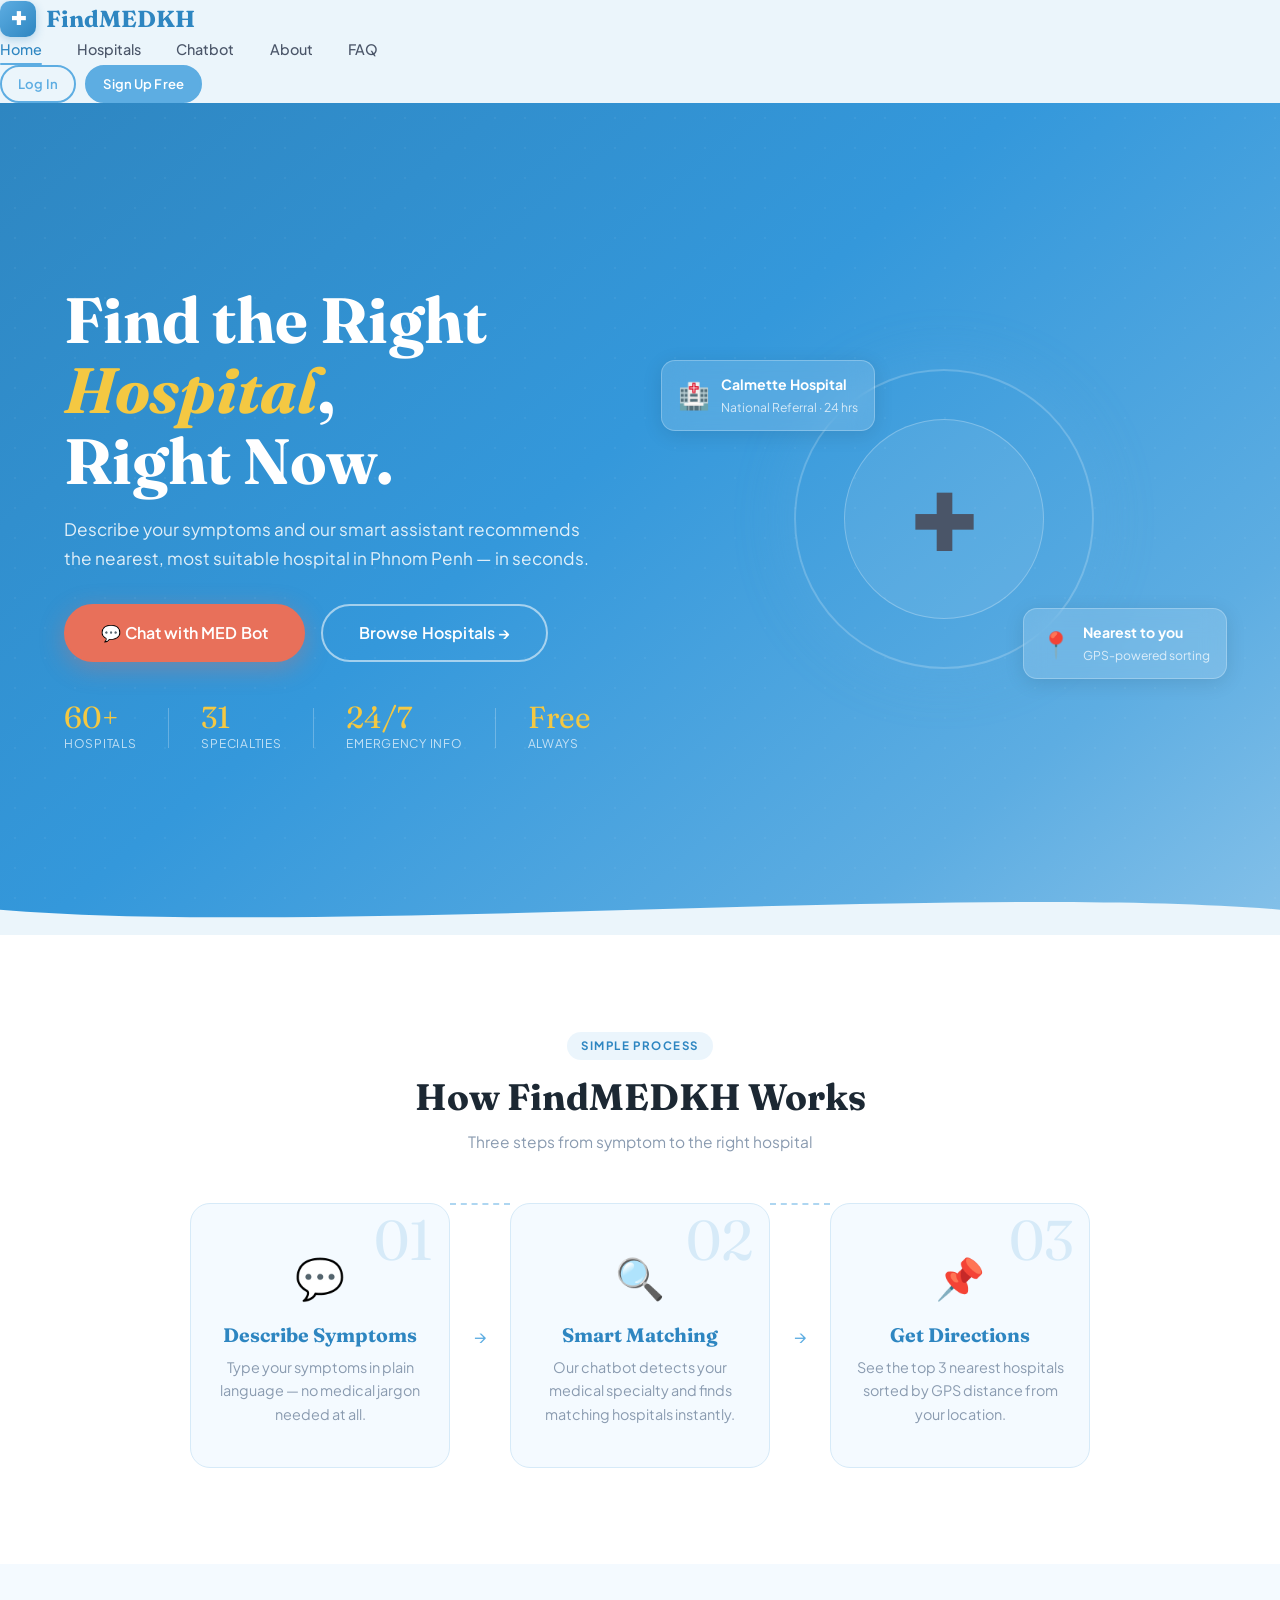
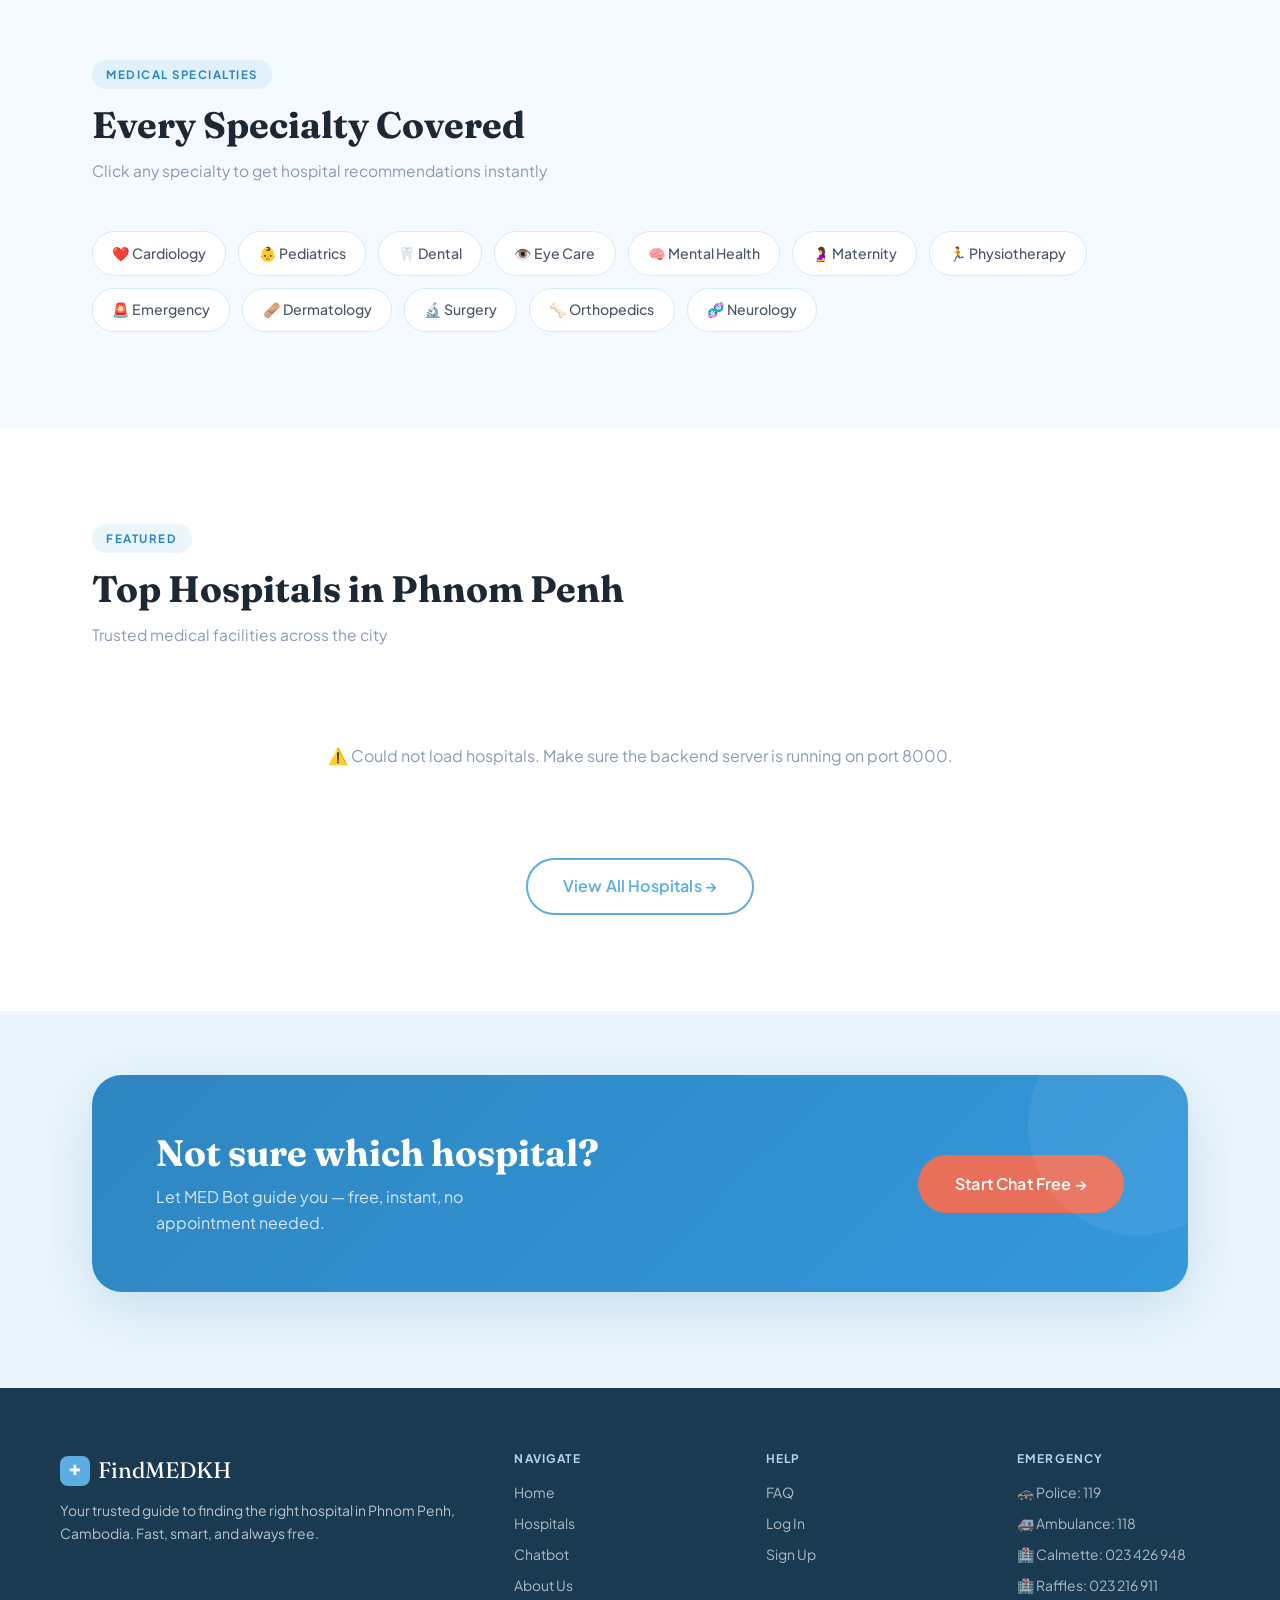
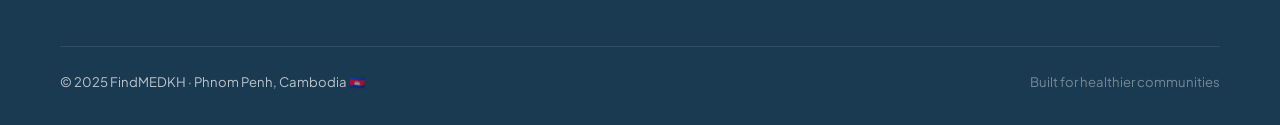
<file: frontend/index.html>
<!DOCTYPE html>
<html lang="en">
<head>
  <meta charset="UTF-8" />
  <meta name="viewport" content="width=device-width, initial-scale=1.0" />
  <!-- TO CHANGE BROWSER TAB TITLE: edit the text inside <title> -->
  <title>FindMEDKH – Find Hospitals in Phnom Penh</title>
  <!-- TO CHANGE FAVICON: replace href with your icon file path -->
  <!-- <link rel="icon" href="assets/img/favicon.ico" /> -->
  <link rel="stylesheet" href="assets/css/shared.css" />
  <link rel="stylesheet" href="assets/css/home.css" />
</head>
<body>

  <!-- ══════════════════════════════════════════════════════════════════
       NAVBAR — rendered by shared.js renderNavbar()
       TO CUSTOMIZE: edit renderNavbar() in assets/js/shared.js
  ═══════════════════════════════════════════════════════════════════ -->
  <div id="navbar"></div>

  <!-- ══════════════════════════════════════════════════════════════════
       HERO SECTION
       TO CHANGE HERO TEXT: edit h1 and p directly below
       TO CHANGE HERO BUTTONS: edit .hero-actions buttons
       TO CHANGE HERO STATS: edit .trust-item numbers
  ═══════════════════════════════════════════════════════════════════ -->
  <section class="hero">
    <div class="hero-bg-pattern"></div>

    <div class="hero-content">
      <!-- Main headline — TO CHANGE: edit text directly -->
      <h1>Find the Right<br /><em>Hospital</em>,<br />Right Now.</h1>
      <!-- Subtitle — TO CHANGE: edit this paragraph -->
      <p>Describe your symptoms and our smart assistant recommends the nearest, most suitable hospital in Phnom Penh — in seconds.</p>

      <!-- CTA Buttons — TO CHANGE BUTTON TEXT OR LINKS: edit href and text -->
      <div class="hero-actions">
        <a href="pages/chatbot.html" class="btn btn-coral btn-lg">
          💬 Chat with MED Bot
        </a>
        <a href="pages/hospitals.html" class="btn btn-outline btn-lg">
          Browse Hospitals →
        </a>
      </div>

      <!-- Stats strip — TO CHANGE NUMBERS: edit .trust-num spans -->
      <div class="hero-trust">
        <div class="trust-item">
          <!-- Updated dynamically from API in <script> below -->
          <span class="trust-num" id="hospCount">60+</span>
          <span>Hospitals</span>
        </div>
        <div class="trust-sep"></div>
        <div class="trust-item">
          <span class="trust-num">31</span>
          <span>Specialties</span>
        </div>
        <div class="trust-sep"></div>
        <div class="trust-item">
          <span class="trust-num">24/7</span>
          <span>Emergency Info</span>
        </div>
        <div class="trust-sep"></div>
        <div class="trust-item">
          <span class="trust-num">Free</span>
          <span>Always</span>
        </div>
      </div>
    </div>

    <!-- Hero Visual — TO HIDE: add style="display:none" to .hero-visual -->
    <div class="hero-visual">
      <!-- Floating card 1 — TO CHANGE TEXT: edit strong and small content -->
      <div class="hero-card-float card-1">
        <div class="hcf-icon">🏥</div>
        <div>
          <strong>Calmette Hospital</strong>
          <small>National Referral · 24 hrs</small>
        </div>
      </div>

      <!-- Animated ring with cross symbol -->
      <div class="hero-ring">
        <div class="hero-ring-inner">✚</div>
      </div>

      <!-- Floating card 2 — TO CHANGE TEXT: edit content here -->
      <div class="hero-card-float card-2">
        <div class="hcf-icon">📍</div>
        <div>
          <strong>Nearest to you</strong>
          <small>GPS-powered sorting</small>
        </div>
      </div>
    </div>

    <!-- Wave divider at bottom of hero — TO CHANGE WAVE COLOR: edit fill="#EBF5FB" -->
    <svg class="hero-wave" viewBox="0 0 1440 60" fill="none" xmlns="http://www.w3.org/2000/svg" preserveAspectRatio="none">
      <path d="M0,30 C360,60 1080,0 1440,30 L1440,60 L0,60 Z" fill="#EBF5FB"/>
    </svg>
  </section>

  <!-- ══════════════════════════════════════════════════════════════════
       HOW IT WORKS — 3 steps
       TO CHANGE STEPS: edit .step-card content below
       TO ADD A STEP: copy a .step-card block and add a .step-connector before it
  ═══════════════════════════════════════════════════════════════════ -->
  <section class="how-section">
    <div class="container">
      <div class="section-header centered">
        <span class="section-label">Simple Process</span>
        <h2>How FindMEDKH Works</h2>
        <p>Three steps from symptom to the right hospital</p>
      </div>
      <div class="steps-grid">
        <!-- Step 1 — TO CHANGE: edit icon, h3, and p text -->
        <div class="step-card">
          <div class="step-num">01</div>
          <div class="step-icon">💬</div>
          <h3>Describe Symptoms</h3>
          <p>Type your symptoms in plain language — no medical jargon needed at all.</p>
        </div>
        <div class="step-connector"></div>
        <!-- Step 2 -->
        <div class="step-card">
          <div class="step-num">02</div>
          <div class="step-icon">🔍</div>
          <h3>Smart Matching</h3>
          <p>Our chatbot detects your medical specialty and finds matching hospitals instantly.</p>
        </div>
        <div class="step-connector"></div>
        <!-- Step 3 -->
        <div class="step-card">
          <div class="step-num">03</div>
          <div class="step-icon">📌</div>
          <h3>Get Directions</h3>
          <p>See the top 3 nearest hospitals sorted by GPS distance from your location.</p>
        </div>
      </div>
    </div>
  </section>

  <!-- ══════════════════════════════════════════════════════════════════
       SPECIALTIES SECTION — clickable chips that open chatbot
       TO ADD A CHIP: copy a .sp-chip line, change emoji, label, and onclick message
       TO REMOVE A CHIP: delete the corresponding .sp-chip line
  ═══════════════════════════════════════════════════════════════════ -->
  <section class="specialties-section">
    <div class="container">
      <div class="section-header">
        <span class="section-label">Medical Specialties</span>
        <h2>Every Specialty Covered</h2>
        <p>Click any specialty to get hospital recommendations instantly</p>
      </div>
      <div class="specialty-chips">
        <!-- Each chip sends a pre-filled message to chatbot -->
        <!-- TO ADD: copy a chip line below and change emoji, text, and the onclick message -->
        <span class="sp-chip" onclick="goChat('I have chest pain')">❤️ Cardiology</span>
        <span class="sp-chip" onclick="goChat('my child is sick fever')">👶 Pediatrics</span>
        <span class="sp-chip" onclick="goChat('tooth pain dentist')">🦷 Dental</span>
        <span class="sp-chip" onclick="goChat('eye problem blurry vision')">👁️ Eye Care</span>
        <span class="sp-chip" onclick="goChat('I feel depressed anxious')">🧠 Mental Health</span>
        <span class="sp-chip" onclick="goChat('I am pregnant maternity')">🤰 Maternity</span>
        <span class="sp-chip" onclick="goChat('muscle pain rehab physiotherapy')">🏃 Physiotherapy</span>
        <span class="sp-chip" onclick="goChat('emergency accident urgent')">🚨 Emergency</span>
        <span class="sp-chip" onclick="goChat('skin rash dermatology')">🩹 Dermatology</span>
        <span class="sp-chip" onclick="goChat('I need surgery operation')">🔬 Surgery</span>
        <span class="sp-chip" onclick="goChat('bone fracture orthopedic')">🦴 Orthopedics</span>
        <span class="sp-chip" onclick="goChat('brain stroke neurology')">🧬 Neurology</span>
      </div>
    </div>
  </section>

  <!-- ══════════════════════════════════════════════════════════════════
       FEATURED HOSPITALS — loaded dynamically from API
       Cards are rendered by JavaScript below using apiFetch('/hospitals')
       TO CHANGE NUMBER OF CARDS: edit .slice(0, 6) in the script
       TO CHANGE CARD LAYOUT: edit .featured-grid in home.css
  ═══════════════════════════════════════════════════════════════════ -->
  <section class="featured-section">
    <div class="container">
      <div class="section-header">
        <span class="section-label">Featured</span>
        <h2>Top Hospitals in Phnom Penh</h2>
        <p>Trusted medical facilities across the city</p>
      </div>
      <!-- Cards injected here by script → loadFeatured() -->
      <div class="featured-grid" id="featuredHospitals">
        <!-- Loading skeletons shown while fetching data -->
        <div class="feat-skeleton"></div>
        <div class="feat-skeleton"></div>
        <div class="feat-skeleton"></div>
      </div>
      <div style="text-align:center;margin-top:2.5rem">
        <a href="pages/hospitals.html" class="btn btn-outline btn-lg">View All Hospitals →</a>
      </div>
    </div>
  </section>

  <!-- ══════════════════════════════════════════════════════════════════
       CTA BANNER
       TO CHANGE HEADLINE: edit h2 text
       TO CHANGE BUTTON: edit btn-coral anchor
  ═══════════════════════════════════════════════════════════════════ -->
  <section class="cta-section">
    <div class="container">
      <div class="cta-box">
        <div>
          <!-- TO CHANGE CTA TEXT: edit h2 and p below -->
          <h2>Not sure which hospital?</h2>
          <p>Let MED Bot guide you — free, instant, no appointment needed.</p>
        </div>
        <a href="pages/chatbot.html" class="btn btn-coral btn-lg">Start Chat Free →</a>
      </div>
    </div>
  </section>

  <!-- ══════════════════════════════════════════════════════════════════
       FOOTER — rendered by shared.js renderFooter()
       TO CUSTOMIZE: edit renderFooter() in assets/js/shared.js
  ═══════════════════════════════════════════════════════════════════ -->
  <footer class="footer">
    <div id="footer"></div>
  </footer>

  <div id="toast"></div>

  <!-- ══════════════════════════════════════════════════════════════════
       PAGE SCRIPTS
  ═══════════════════════════════════════════════════════════════════ -->
  <script src="assets/js/shared.js"></script>
  <script>
    /* Initialize navbar and footer */
    /* TO CHANGE ACTIVE NAV LINK: change 'home' to another page key */
    renderNavbar('home');
    renderFooter();

    /* ── goChat: redirect to chatbot with pre-filled message ─────────── */
    /* Called by specialty chip clicks — saves message to localStorage */
    function goChat(msg) {
      localStorage.setItem('fmkh_prefill', msg);
      window.location.href = 'pages/chatbot.html';
    }

    /* ── Hospital photo mapping ───────────────────────────────────────────
       Maps hospital names to Unsplash photo URLs.
       ★ TO ADD REAL HOSPITAL PHOTOS:
         1. Upload your photo to your server or cloud storage (e.g. Cloudinary)
         2. Add an entry: 'Hospital Name': 'https://your-photo-url.jpg'
       ★ TO USE LOCAL PHOTOS:
         Put images in frontend/assets/img/hospitals/ and reference like:
         'Hospital Name': '../assets/img/hospitals/hospital-name.jpg'
    ─────────────────────────────────────────────────────────────────── */
    const HOSPITAL_PHOTOS = {
      /* Public hospitals */
      'Calmette Hospital':                     'https://images.unsplash.com/photo-1586773860418-d37222d8fce3?w=400&h=200&fit=crop&q=80',
      'National Pediatric Hospital':           'https://images.unsplash.com/photo-1576091160550-2173dba999ef?w=400&h=200&fit=crop&q=80',
      'Kantha Bopha Children\'s Hospital I':   'https://images.unsplash.com/photo-1519494026892-80bbd2d6fd0d?w=400&h=200&fit=crop&q=80',
      'Techo Santepheap National Hospital':    'https://images.unsplash.com/photo-1538108149393-fbbd81895907?w=400&h=200&fit=crop&q=80',
      /* Private hospitals */
      'Sunrise Japan Hospital Phnom Penh':     'https://images.unsplash.com/photo-1632833239869-a37e3a5806d2?w=400&h=200&fit=crop&q=80',
      'Raffles Medical Phnom Penh':            'https://images.unsplash.com/photo-1551076805-e1869033e561?w=400&h=200&fit=crop&q=80',
      'Royal Phnom Penh Hospital':             'https://images.unsplash.com/photo-1587351021759-3e566b3db4f1?w=400&h=200&fit=crop&q=80',
      'Sen Sok International University Hospital': 'https://images.unsplash.com/photo-1559000357-f6b52ddfbe37?w=400&h=200&fit=crop&q=80',
      /* Dental */
      'Roomchang Dental Hospital':             'https://images.unsplash.com/photo-1606811841689-23dfddce3e66?w=400&h=200&fit=crop&q=80',
      /* Eye */
      'Meng Rutnin Eye Specialist':            'https://images.unsplash.com/photo-1516574187841-cb9cc2ca948b?w=400&h=200&fit=crop&q=80',
      /* Mental health */
      'Sombok Psychology':                     'https://images.unsplash.com/photo-1573496359142-b8d87734a5a2?w=400&h=200&fit=crop&q=80',
    };

    /* Default photo when no specific photo exists for a hospital */
    const DEFAULT_PHOTO = 'https://images.unsplash.com/photo-1538108149393-fbbd81895907?w=400&h=200&fit=crop&q=80';

    /* Get photo URL for a hospital by name */
    function getHospitalPhoto(name) {
      /* Check for an exact match first, then substring match */
      if (HOSPITAL_PHOTOS[name]) return HOSPITAL_PHOTOS[name];
      for (const [key, url] of Object.entries(HOSPITAL_PHOTOS)) {
        if (name.toLowerCase().includes(key.toLowerCase().split(' ')[0])) return url;
      }
      /* Return themed default based on hospital type keywords */
      if (name.toLowerCase().includes('dental'))  return 'https://images.unsplash.com/photo-1606811841689-23dfddce3e66?w=400&h=200&fit=crop&q=80';
      if (name.toLowerCase().includes('eye'))     return 'https://images.unsplash.com/photo-1516574187841-cb9cc2ca948b?w=400&h=200&fit=crop&q=80';
      if (name.toLowerCase().includes('child') || name.toLowerCase().includes('pediatric')) return 'https://images.unsplash.com/photo-1576091160550-2173dba999ef?w=400&h=200&fit=crop&q=80';
      if (name.toLowerCase().includes('mental') || name.toLowerCase().includes('psych')) return 'https://images.unsplash.com/photo-1573496359142-b8d87734a5a2?w=400&h=200&fit=crop&q=80';
      if (name.toLowerCase().includes('physio') || name.toLowerCase().includes('rehab')) return 'https://images.unsplash.com/photo-1571019614242-c5c5dee9f50b?w=400&h=200&fit=crop&q=80';
      return DEFAULT_PHOTO;
    }

    /* ── loadFeatured: fetch and render featured hospital cards ─────────── */
    async function loadFeatured() {
      try {
        const hospitals = await apiFetch('/hospitals');
        /* Update stat count */
        document.getElementById('hospCount').textContent = hospitals.length + '+';
        /* Show first 6 hospitals as featured — TO CHANGE: edit .slice(0, 6) */
        const featured = hospitals.slice(0, 6);

        document.getElementById('featuredHospitals').innerHTML = featured.map(h => `
          <div class="feat-card card" onclick="window.location='pages/hospitals.html'">
            <!-- Hospital photo -->
            <div class="feat-photo">
              <img
                src="${getHospitalPhoto(h.name)}"
                alt="${esc(h.name)}"
                loading="lazy"
                onerror="this.parentElement.innerHTML='<div class=feat-photo-placeholder>🏥</div>'"
              />
            </div>
            <div class="feat-body">
              <!-- Badges row -->
              <div class="feat-top">
                <span class="badge badge-${h.hospital_type}">
                  ${h.hospital_type === 'public' ? '🏛 Public' : '🏥 Private'}
                </span>
                ${h.opening_hours === '24 hours' ? '<span class="badge badge-gold">24/7</span>' : ''}
              </div>
              <!-- Hospital name -->
              <div class="feat-name">${esc(h.name)}</div>
              <!-- Description (clamped to 2 lines in CSS) -->
              <div class="feat-desc">${esc(h.description || 'Medical facility in Phnom Penh')}</div>
              <!-- Meta info -->
              <div class="feat-meta">
                ${h.phone ? `<span>📞 ${esc(h.phone)}</span>` : ''}
                ${h.specialties?.length ? `<span>🩺 ${h.specialties.slice(0,2).map(s => esc(s)).join(', ')}</span>` : ''}
              </div>
            </div>
          </div>
        `).join('');
      } catch(e) {
        /* Show error message if API unreachable */
        document.getElementById('featuredHospitals').innerHTML =
          `<p style="color:var(--ink-muted);grid-column:1/-1;text-align:center;padding:3rem">
            ⚠️ Could not load hospitals. Make sure the backend server is running on port 8000.
          </p>`;
      }
    }

    /* Load hospitals on page ready */
    loadFeatured();
  </script>
</body>
</html>
</file>
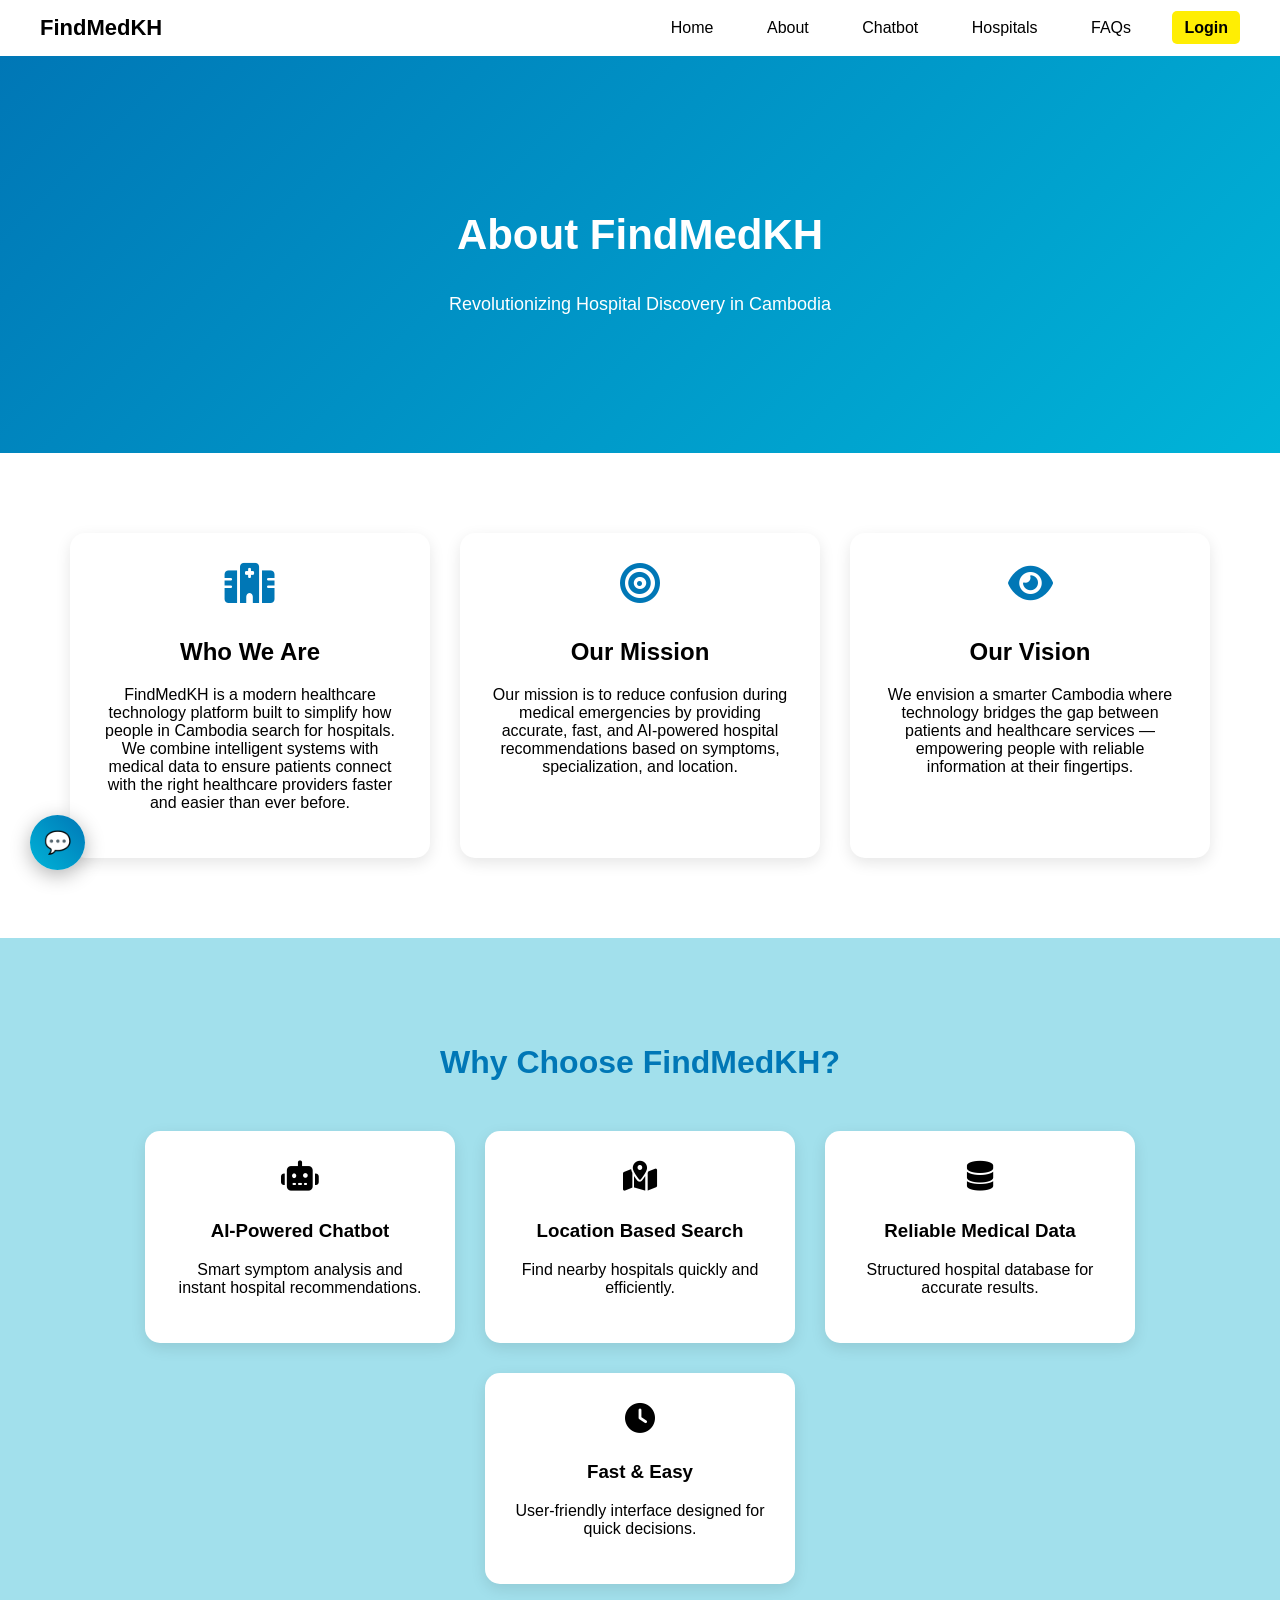
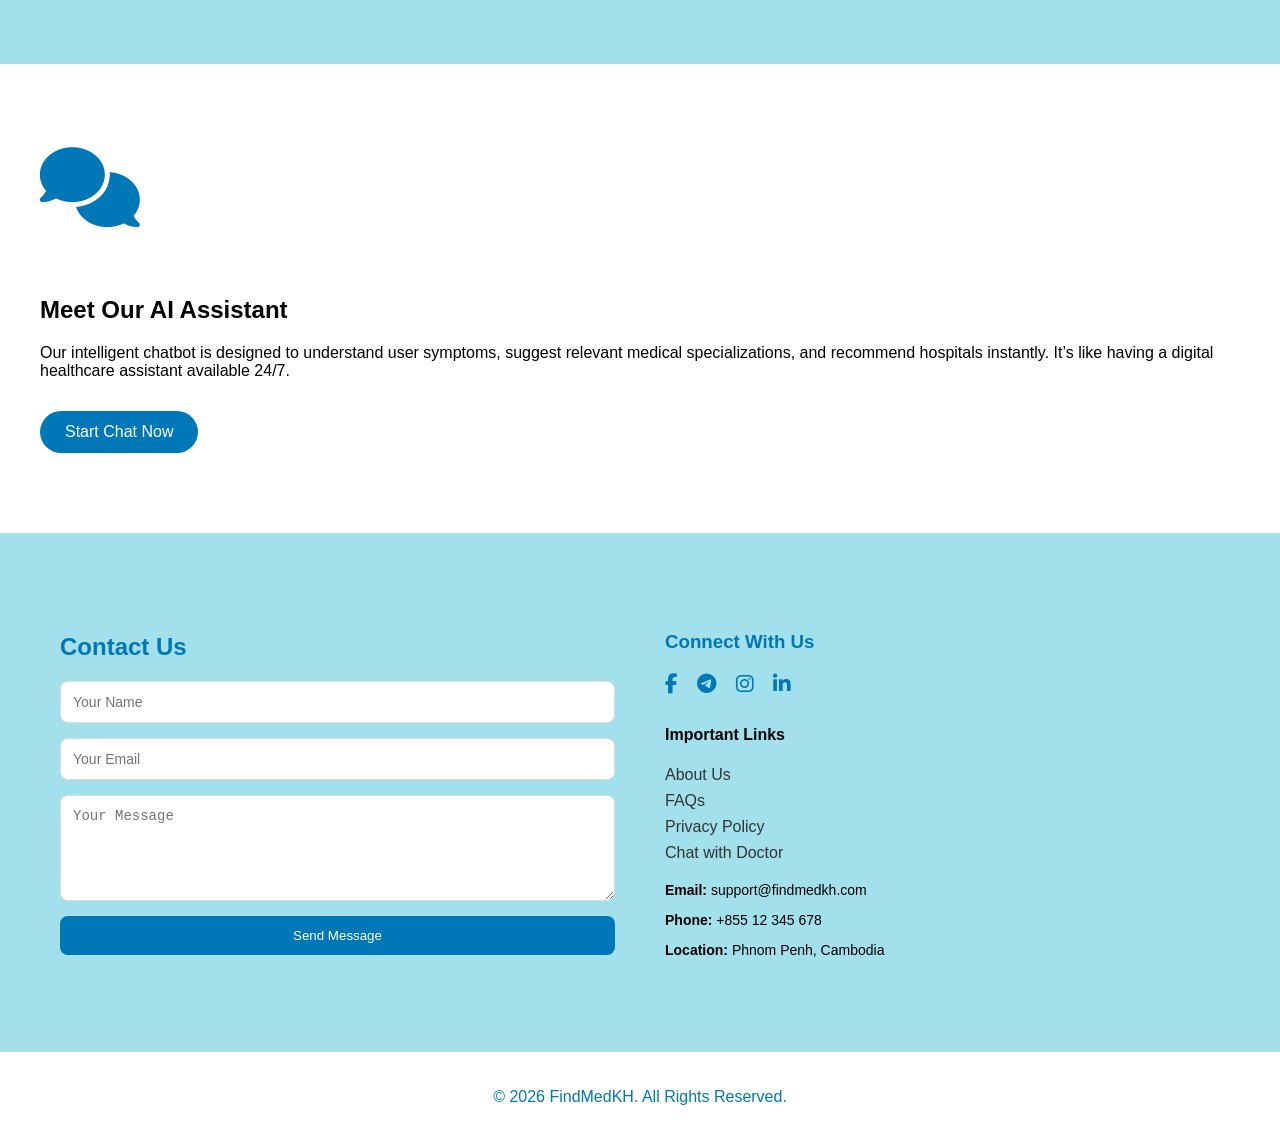
<file: about page/about.html>
<!DOCTYPE html>
<html lang="en">
<head>
    <meta charset="UTF-8">
    <meta name="viewport" content="width=device-width, initial-scale=1.0">
    <title>About us - page</title>
        <link rel="stylesheet" href="about.css">
         <link rel="stylesheet" href="https://cdnjs.cloudflare.com/ajax/libs/font-awesome/6.5.0/css/all.min.css">
</head>
<body>
    <header>
            <nav>
        <a href="index.html" class="logo">FindMedKH</a>

        <div class="nav-links">
            <a href="../home page/home.html">Home</a>
            <a href="../about page/about.html">About</a>
            <a href="../chatbot page/chatbot.html">Chatbot</a>
            <a href="../Hospitals/hos.html">Hospitals</a>
            <a href="../FAQs/FAQs.html">FAQs</a>
            <a href="../login page/login.html" class="login-btn">Login</a>
        </div>
    </nav>
    </header>

 <!-- HERO -->
<section class="about-hero">
    <h1>About FindMedKH</h1>
    <p>Revolutionizing Hospital Discovery in Cambodia</p>
</section>


<!-- WHO WE ARE -->
<section class="about-section reveal">
    <div class="about-box">
        <i class="fas fa-hospital"></i>
        <h2>Who We Are</h2>
        <p>
            FindMedKH is a modern healthcare technology platform built to simplify how people in Cambodia
            search for hospitals. We combine intelligent systems with medical data to ensure patients
            connect with the right healthcare providers faster and easier than ever before.
        </p>
    </div>

    <div class="about-box">
        <i class="fas fa-bullseye"></i>
        <h2>Our Mission</h2>
        <p>
            Our mission is to reduce confusion during medical emergencies by providing
            accurate, fast, and AI-powered hospital recommendations based on symptoms,
            specialization, and location.
        </p>
    </div>

    <div class="about-box">
        <i class="fas fa-eye"></i>
        <h2>Our Vision</h2>
        <p>
            We envision a smarter Cambodia where technology bridges the gap between
            patients and healthcare services — empowering people with reliable
            information at their fingertips.
        </p>
    </div>
</section>


<!-- WHY CHOOSE US -->
<section class="why-choose reveal">
    <h2>Why Choose FindMedKH?</h2>

    <div class="why-grid">

        <div class="why-card">
            <i class="fas fa-robot"></i>
            <h3>AI-Powered Chatbot</h3>
            <p>Smart symptom analysis and instant hospital recommendations.</p>
        </div>

        <div class="why-card">
            <i class="fas fa-map-marked-alt"></i>
            <h3>Location Based Search</h3>
            <p>Find nearby hospitals quickly and efficiently.</p>
        </div>

        <div class="why-card">
            <i class="fas fa-database"></i>
            <h3>Reliable Medical Data</h3>
            <p>Structured hospital database for accurate results.</p>
        </div>

        <div class="why-card">
            <i class="fas fa-clock"></i>
            <h3>Fast & Easy</h3>
            <p>User-friendly interface designed for quick decisions.</p>
        </div>

    </div>
</section>


<!-- CHATBOT SECTION -->
<section class="chatbot-section reveal">
    <div class="chatbot-content">
        <div class="chatbot-icon">
            <i class="fas fa-comments"></i>
        </div>

        <div>
            <h2>Meet Our AI Assistant</h2>
            <p>
                Our intelligent chatbot is designed to understand user symptoms,
                suggest relevant medical specializations, and recommend hospitals
                instantly. It’s like having a digital healthcare assistant available 24/7.
            </p>

            <a href="../chatbot page/chatbot.html" class="chatbot-btn">
                Start Chat Now
            </a>
        </div>
    </div>
</section>

<!-- Contact & Info Section -->
<section class="contact-wrapper">

    <div class="contact-left">
        <h2>Contact Us</h2>
        <form class="contact-form">
            <input type="text" placeholder="Your Name" required>
            <input type="email" placeholder="Your Email" required>
            <textarea placeholder="Your Message" rows="5" required></textarea>
            <button type="submit">Send Message</button>
        </form>
    </div>

    <div class="contact-right">
        <h3>Connect With Us</h3>

        <div class="social-icons">
            <a href="#"><i class="fab fa-facebook-f"></i></a>
            <a href="#"><i class="fab fa-telegram-plane"></i></a>
            <a href="#"><i class="fab fa-instagram"></i></a>
            <a href="#"><i class="fab fa-linkedin-in"></i></a>
        </div>

        <div class="important-links">
            <h4>Important Links</h4>
            <ul>
                <li><a href="about.html">About Us</a></li>
                <li><a href="faq.html">FAQs</a></li>
                <li><a href="privacy.html">Privacy Policy</a></li>
                <li><a href="chatbot.html">Chat with Doctor</a></li>
            </ul>
        </div>

        <div class="contact-info">
            <p><strong>Email:</strong> support@findmedkh.com</p>
            <p><strong>Phone:</strong> +855 12 345 678</p>
            <p><strong>Location:</strong> Phnom Penh, Cambodia</p>
        </div>
    </div>

</section>


<!-- SCROLL REVEAL SCRIPT -->
<script>
    function reveal() {
        var reveals = document.querySelectorAll(".reveal");

        for (var i = 0; i < reveals.length; i++) {
            var windowHeight = window.innerHeight;
            var elementTop = reveals[i].getBoundingClientRect().top;
            var elementVisible = 100;

            if (elementTop < windowHeight - elementVisible) {
                reveals[i].classList.add("active");
            }
        }
    }

    window.addEventListener("scroll", reveal);
</script>

<button id="backToTop">↑</button>
<script>
const backToTop = document.getElementById("backToTop");

window.onscroll = function() {
    if (document.documentElement.scrollTop > 300) {
        backToTop.style.display = "block";
    } else {
        backToTop.style.display = "none";
    }
};

backToTop.onclick = function() {
    window.scrollTo({ top: 0, behavior: 'smooth' });
};
</script>
<a href="../chatbot page/chatbot.html" class="chatbot-float">
    💬
</a>
<!-- FOOTER -->
<footer>
    <p>© 2026 FindMedKH. All Rights Reserved.</p>
</footer>

</body>
</html>
</file>
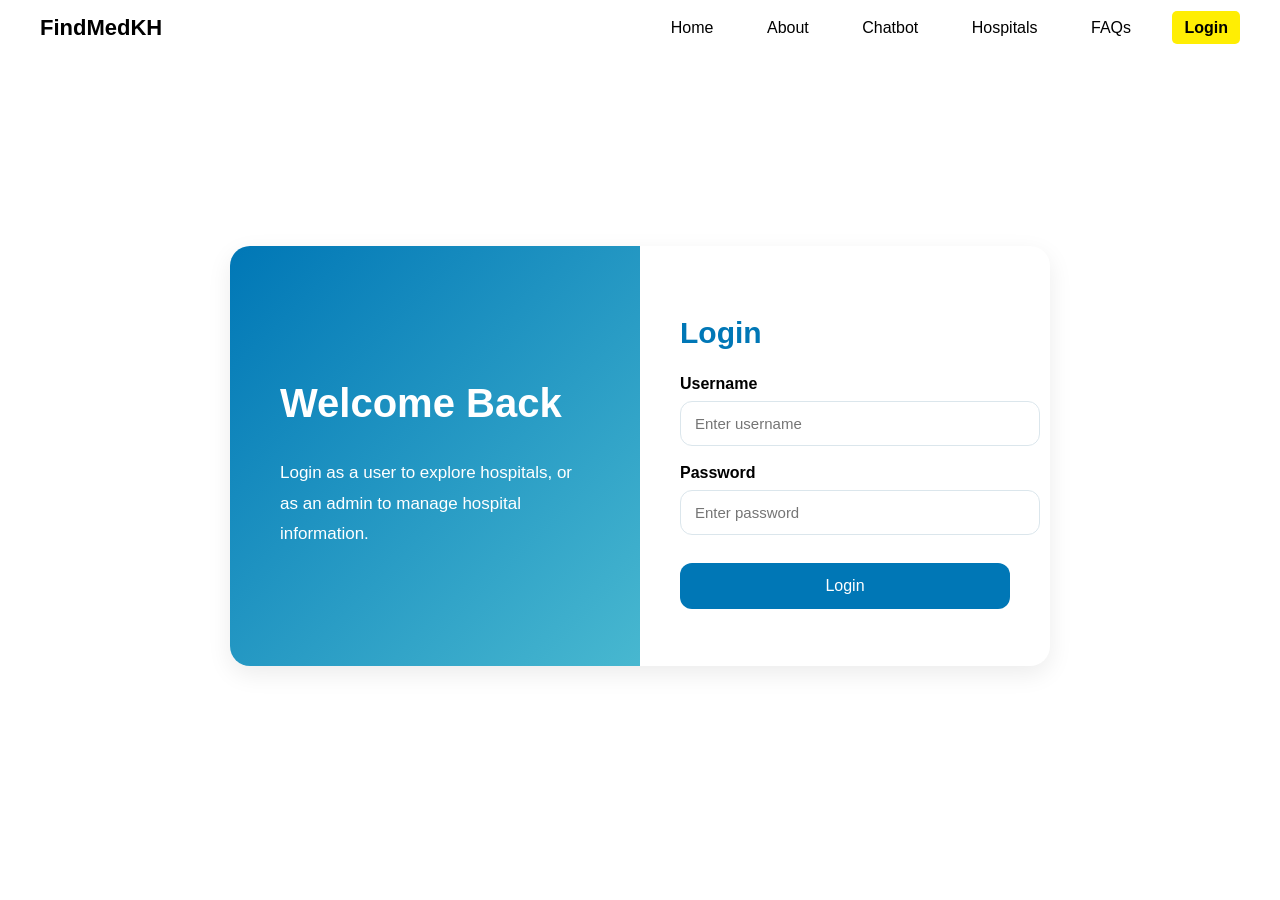
<file: admin page/admin.html>
<!DOCTYPE html>
<html lang="en">
<head>
  <meta charset="UTF-8" />
  <meta name="viewport" content="width=device-width, initial-scale=1.0" />
  <title>FindMedKH Admin Dashboard</title>
  <link rel="stylesheet" href="admin.css" />
  <link rel="stylesheet" href="https://cdnjs.cloudflare.com/ajax/libs/font-awesome/6.5.0/css/all.min.css">
</head>
<body>
  <div class="admin-layout">
    <!-- SIDEBAR -->
    <aside class="sidebar">
      <div>
        <div class="brand">
          <h2>FindMedKH</h2>
          <p>Admin Dashboard</p>
        </div>

        <ul class="menu">
          <li class="menu-item active" data-section="dashboardSection">
            <i class="fa-solid fa-chart-line"></i> Dashboard
          </li>
          <li class="menu-item" data-section="hospitalSection">
            <i class="fa-solid fa-hospital"></i> Manage Hospitals
          </li>
          <li class="menu-item" data-section="specialtySection">
            <i class="fa-solid fa-stethoscope"></i> Manage Specialties
          </li>
          <li class="menu-item" data-section="faqSection">
            <i class="fa-solid fa-circle-question"></i> Manage FAQs
          </li>
          <li class="menu-item" data-section="messageSection">
            <i class="fa-solid fa-envelope"></i> Contact Messages
          </li>
        </ul>
      </div>

      <button id="logoutBtn" class="logout-btn">Logout</button>
    </aside>

    <!-- MAIN -->
    <main class="main-content">
      <!-- DASHBOARD -->
      <section id="dashboardSection" class="content-section active">
        <div class="page-header">
          <h1>Dashboard Overview</h1>
          <p>Quick summary of your system data.</p>
        </div>

        <div class="stats-grid">
          <div class="stat-card">
            <div class="stat-icon"><i class="fa-solid fa-hospital"></i></div>
            <div>
              <h3 id="totalHospitals">0</h3>
              <p>Total Hospitals</p>
            </div>
          </div>

          <div class="stat-card">
            <div class="stat-icon"><i class="fa-solid fa-stethoscope"></i></div>
            <div>
              <h3 id="totalSpecialties">0</h3>
              <p>Total Specialties</p>
            </div>
          </div>

          <div class="stat-card">
            <div class="stat-icon"><i class="fa-solid fa-building"></i></div>
            <div>
              <h3 id="totalPublic">0</h3>
              <p>Public Hospitals</p>
            </div>
          </div>

          <div class="stat-card">
            <div class="stat-icon"><i class="fa-solid fa-user-doctor"></i></div>
            <div>
              <h3 id="totalPrivate">0</h3>
              <p>Private Hospitals</p>
            </div>
          </div>

          <div class="stat-card">
            <div class="stat-icon"><i class="fa-solid fa-toggle-on"></i></div>
            <div>
              <h3 id="totalActive">0</h3>
              <p>Active Hospitals</p>
            </div>
          </div>

          <div class="stat-card">
            <div class="stat-icon"><i class="fa-solid fa-envelope"></i></div>
            <div>
              <h3 id="totalMessages">0</h3>
              <p>Contact Messages</p>
            </div>
          </div>
        </div>

        <div class="dashboard-panels">
          <div class="panel">
            <div class="panel-header">
              <h2>Recent Hospitals</h2>
            </div>
            <div id="recentHospitalsList" class="simple-list"></div>
          </div>

          <div class="panel">
            <div class="panel-header">
              <h2>Specialty Overview</h2>
            </div>
            <div id="specialtyOverviewList" class="simple-list"></div>
          </div>
        </div>
      </section>

      <!-- HOSPITALS -->
      <section id="hospitalSection" class="content-section">
        <div class="page-header">
          <h1>Manage Hospitals</h1>
          <p>Add, edit, delete, search, and filter hospital information.</p>
        </div>

        <div class="panel">
          <div class="panel-header">
            <h2 id="hospitalFormTitle">Add Hospital</h2>
          </div>

          <form id="hospitalForm">
            <input type="hidden" id="editHospitalId" />

            <div class="form-grid">
              <div class="input-group">
                <label>Hospital Name</label>
                <input type="text" id="hospitalName" required />
              </div>

              <div class="input-group">
                <label>Hospital Type</label>
                <select id="hospitalType" required>
                  <option value="">Select Type</option>
                  <option value="Public">Public</option>
                  <option value="Private">Private</option>
                </select>
              </div>

              <div class="input-group">
                <label>Location / City</label>
                <input type="text" id="hospitalLocation" required />
              </div>

              <div class="input-group">
                <label>Address</label>
                <input type="text" id="hospitalAddress" required />
              </div>

              <div class="input-group">
                <label>Phone Number</label>
                <input type="text" id="hospitalPhone" required />
              </div>

              <div class="input-group">
                <label>Email</label>
                <input type="email" id="hospitalEmail" required />
              </div>

              <div class="input-group">
                <label>Opening Hours</label>
                <input type="text" id="hospitalHours" placeholder="Mon-Sun, 24 Hours" required />
              </div>

              <div class="input-group">
                <label>Status</label>
                <select id="hospitalStatus" required>
                  <option value="Active">Active</option>
                  <option value="Inactive">Inactive</option>
                </select>
              </div>

              <div class="input-group full-width">
                <label>Image URL / Path</label>
                <input type="text" id="hospitalImage" placeholder="../images/hospital1.jpg" required />
              </div>

              <div class="input-group full-width">
                <label>Image Preview</label>
                <div class="image-preview-wrap">
                  <img id="hospitalImagePreview" src="" alt="Preview" />
                </div>
              </div>

              <div class="input-group full-width">
                <label>Emergency Available</label>
                <select id="hospitalEmergency" required>
                  <option value="Yes">Yes</option>
                  <option value="No">No</option>
                </select>
              </div>

              <div class="input-group full-width">
                <label>Specialties</label>
                <div id="specialtyCheckboxes" class="checkbox-group"></div>
              </div>

              <div class="input-group full-width">
                <label>Description</label>
                <textarea id="hospitalDescription" rows="4" required></textarea>
              </div>
            </div>

            <div class="form-actions">
              <button type="submit" class="btn primary-btn">Save Hospital</button>
              <button type="button" id="cancelHospitalEdit" class="btn secondary-btn">Cancel</button>
            </div>
          </form>
        </div>

        <div class="panel">
          <div class="panel-header">
            <h2>Hospital List</h2>
          </div>

          <div class="toolbar-grid">
            <input type="text" id="hospitalSearch" placeholder="Search hospital name..." />
            <select id="typeFilter">
              <option value="all">All Types</option>
              <option value="Public">Public</option>
              <option value="Private">Private</option>
            </select>
            <input type="text" id="locationFilter" placeholder="Filter by location..." />
            <select id="specialtyFilter">
              <option value="all">All Specialties</option>
            </select>
            <select id="statusFilter">
              <option value="all">All Status</option>
              <option value="Active">Active</option>
              <option value="Inactive">Inactive</option>
            </select>
          </div>

          <div class="table-wrapper">
            <table>
              <thead>
                <tr>
                  <th>Image</th>
                  <th>Name</th>
                  <th>Type</th>
                  <th>Location</th>
                  <th>Specialties</th>
                  <th>Status</th>
                  <th>Actions</th>
                </tr>
              </thead>
              <tbody id="hospitalTableBody"></tbody>
            </table>
          </div>
        </div>
      </section>

      <!-- SPECIALTIES -->
      <section id="specialtySection" class="content-section">
        <div class="page-header">
          <h1>Manage Specialties</h1>
          <p>Add and remove medical specialties used in the hospital system.</p>
        </div>

        <div class="panel">
          <div class="panel-header">
            <h2>Add Specialty</h2>
          </div>

          <form id="specialtyForm" class="inline-form">
            <input type="text" id="specialtyInput" placeholder="Enter specialty name..." required />
            <button type="submit" class="btn primary-btn">Add Specialty</button>
          </form>
        </div>

        <div class="panel">
          <div class="panel-header">
            <h2>Specialty List</h2>
          </div>
          <div id="specialtyList" class="tag-list"></div>
        </div>
      </section>

      <!-- FAQ -->
      <section id="faqSection" class="content-section">
        <div class="page-header">
          <h1>Manage FAQs</h1>
          <p>Add, edit, and remove frequently asked questions.</p>
        </div>

        <div class="panel">
          <div class="panel-header">
            <h2 id="faqFormTitle">Add FAQ</h2>
          </div>

          <form id="faqForm">
            <input type="hidden" id="editFaqId" />
            <div class="form-grid">
              <div class="input-group full-width">
                <label>Question</label>
                <input type="text" id="faqQuestion" required />
              </div>

              <div class="input-group full-width">
                <label>Answer</label>
                <textarea id="faqAnswer" rows="4" required></textarea>
              </div>
            </div>

            <div class="form-actions">
              <button type="submit" class="btn primary-btn">Save FAQ</button>
              <button type="button" id="cancelFaqEdit" class="btn secondary-btn">Cancel</button>
            </div>
          </form>
        </div>

        <div class="panel">
          <div class="panel-header">
            <h2>FAQ List</h2>
          </div>
          <div id="faqList" class="faq-list"></div>
        </div>
      </section>

      <!-- MESSAGES -->
      <section id="messageSection" class="content-section">
        <div class="page-header">
          <h1>Contact Messages</h1>
          <p>Review user-submitted contact messages.</p>
        </div>

        <div class="panel">
          <div class="panel-header">
            <h2>Inbox</h2>
          </div>
          <div id="messageList" class="message-list"></div>
        </div>
      </section>
    </main>
  </div>

  <script src="admin.js"></script>
</body>
</html>
</file>
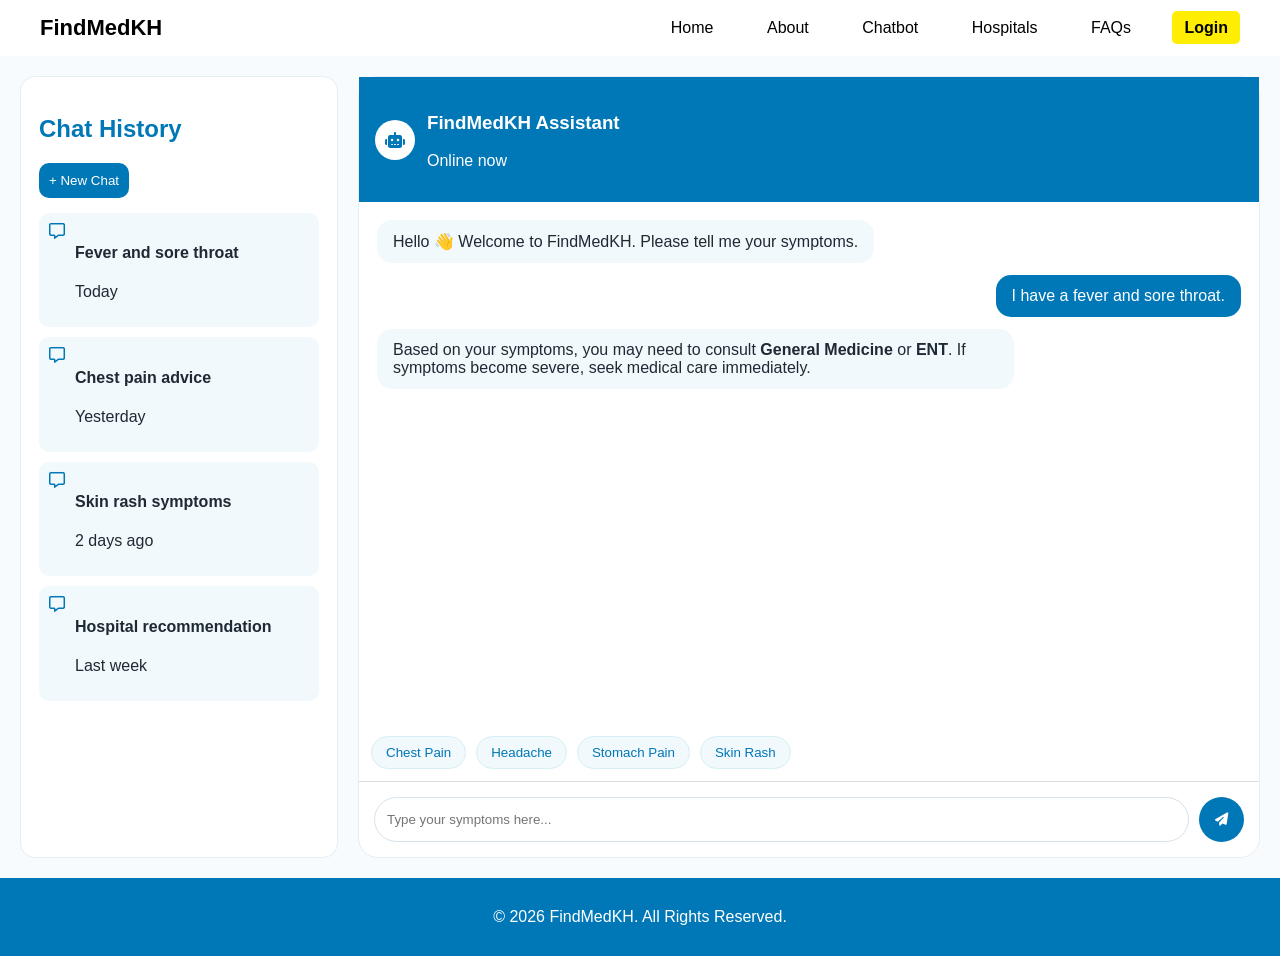
<file: chatbot page/chatbot.html>
<!DOCTYPE html>
<html lang="en">
<head>
  <meta charset="UTF-8" />
  <meta name="viewport" content="width=device-width, initial-scale=1.0" />
  <title>FindMedKH - Chatbot</title>
  <link rel="stylesheet" href="../chatbot page/chat.css" />
  <link rel="stylesheet" href="https://cdnjs.cloudflare.com/ajax/libs/font-awesome/6.5.0/css/all.min.css">
</head>
<body>

  <!-- HEADER -->
  <header>
    <nav>
      <a href="../home page/home.html" class="logo">FindMedKH</a>

      <div class="nav-links">
        <a href="../home page/home.html">Home</a>
        <a href="../about page/about.html">About</a>
        <a href="../chatbot page/chatbot.html" class="active">Chatbot</a>
        <a href="../Hospitals/hos.html">Hospitals</a>
        <a href="../FAQs/FAQs.html">FAQs</a>
        <a href="../login page/login.html" class="login-btn">Login</a>
      </div>
    </nav>
  </header>


  <!-- CHAT SECTION -->
  <section class="chat-page">

    <!-- LEFT HISTORY PANEL -->
    <aside class="history-panel">
      <div class="history-header">
        <h2>Chat History</h2>
        <button class="new-chat-btn">+ New Chat</button>
      </div>

      <div class="history-list">
        <div class="history-item active">
          <i class="fa-regular fa-message"></i>
          <div>
            <h4>Fever and sore throat</h4>
            <p>Today</p>
          </div>
        </div>

        <div class="history-item">
          <i class="fa-regular fa-message"></i>
          <div>
            <h4>Chest pain advice</h4>
            <p>Yesterday</p>
          </div>
        </div>

        <div class="history-item">
          <i class="fa-regular fa-message"></i>
          <div>
            <h4>Skin rash symptoms</h4>
            <p>2 days ago</p>
          </div>
        </div>

        <div class="history-item">
          <i class="fa-regular fa-message"></i>
          <div>
            <h4>Hospital recommendation</h4>
            <p>Last week</p>
          </div>
        </div>
      </div>
    </aside>

    <!-- MAIN CHAT AREA -->
    <main class="chat-main">
      <div class="chat-box-wrapper">
        <div class="chat-header">
          <div class="bot-profile">
            <div class="bot-avatar">
              <i class="fa-solid fa-robot"></i>
            </div>
            <div>
              <h3>FindMedKH Assistant</h3>
              <p>Online now</p>
            </div>
          </div>
        </div>

        <div class="chat-box" id="chatBox">
          <div class="message bot-message">
            <div class="message-content">
              Hello 👋 Welcome to FindMedKH. Please tell me your symptoms.
            </div>
          </div>

          <div class="message user-message">
            <div class="message-content">
              I have a fever and sore throat.
            </div>
          </div>

          <div class="message bot-message">
            <div class="message-content">
              Based on your symptoms, you may need to consult <strong>General Medicine</strong>
              or <strong>ENT</strong>. If symptoms become severe, seek medical care immediately.
            </div>
          </div>
        </div>

        <div class="quick-actions">
          <button onclick="addQuickMessage('I have chest pain')">Chest Pain</button>
          <button onclick="addQuickMessage('I have headache and dizziness')">Headache</button>
          <button onclick="addQuickMessage('I have stomach pain')">Stomach Pain</button>
          <button onclick="addQuickMessage('I have skin rash')">Skin Rash</button>
        </div>

        <div class="chat-input-area">
          <input type="text" id="userInput" placeholder="Type your symptoms here..." />
          <button onclick="sendMessage()">
            <i class="fa-solid fa-paper-plane"></i>
          </button>
        </div>
      </div>
    </main>

  </section>

  <button id="backToTop">↑</button>

  <footer>
    <p>© 2026 FindMedKH. All Rights Reserved.</p>
  </footer>

  <script>
    const backToTop = document.getElementById("backToTop");
    const chatBox = document.getElementById("chatBox");
    const userInput = document.getElementById("userInput");

    window.onscroll = function () {
      if (document.documentElement.scrollTop > 200) {
        backToTop.style.display = "block";
      } else {
        backToTop.style.display = "none";
      }
    };

    backToTop.onclick = function () {
      window.scrollTo({ top: 0, behavior: "smooth" });
    };

    function sendMessage() {
      const text = userInput.value.trim();
      if (text === "") return;

      const userMessage = document.createElement("div");
      userMessage.classList.add("message", "user-message");
      userMessage.innerHTML = `<div class="message-content">${text}</div>`;
      chatBox.appendChild(userMessage);

      let botReply = "Based on your symptoms, I recommend consulting the appropriate specialist.";
      const lowerText = text.toLowerCase();

      if (lowerText.includes("chest pain")) {
        botReply = "Your symptoms may require <strong>Cardiology</strong> or <strong>Emergency Medicine</strong>. Please seek immediate care if the pain is severe.";
      } else if (lowerText.includes("fever") || lowerText.includes("sore throat")) {
        botReply = "You may need <strong>General Medicine</strong> or <strong>ENT</strong> consultation.";
      } else if (lowerText.includes("headache") || lowerText.includes("dizziness")) {
        botReply = "You may need to consult <strong>Neurology</strong> or <strong>General Medicine</strong> depending on severity.";
      } else if (lowerText.includes("skin rash")) {
        botReply = "You may need <strong>Dermatology</strong> consultation.";
      } else if (lowerText.includes("stomach") || lowerText.includes("abdominal")) {
        botReply = "You may need <strong>General Medicine</strong> or <strong>Surgery</strong> if the pain is severe.";
      }

      const botMessage = document.createElement("div");
      botMessage.classList.add("message", "bot-message");
      botMessage.innerHTML = `<div class="message-content">${botReply}</div>`;

      setTimeout(() => {
        chatBox.appendChild(botMessage);
        chatBox.scrollTop = chatBox.scrollHeight;
      }, 400);

      userInput.value = "";
      chatBox.scrollTop = chatBox.scrollHeight;
    }

    function addQuickMessage(text) {
      userInput.value = text;
      sendMessage();
    }

    userInput.addEventListener("keypress", function (e) {
      if (e.key === "Enter") {
        sendMessage();
      }
    });
  </script>

</body>
</html>
</file>
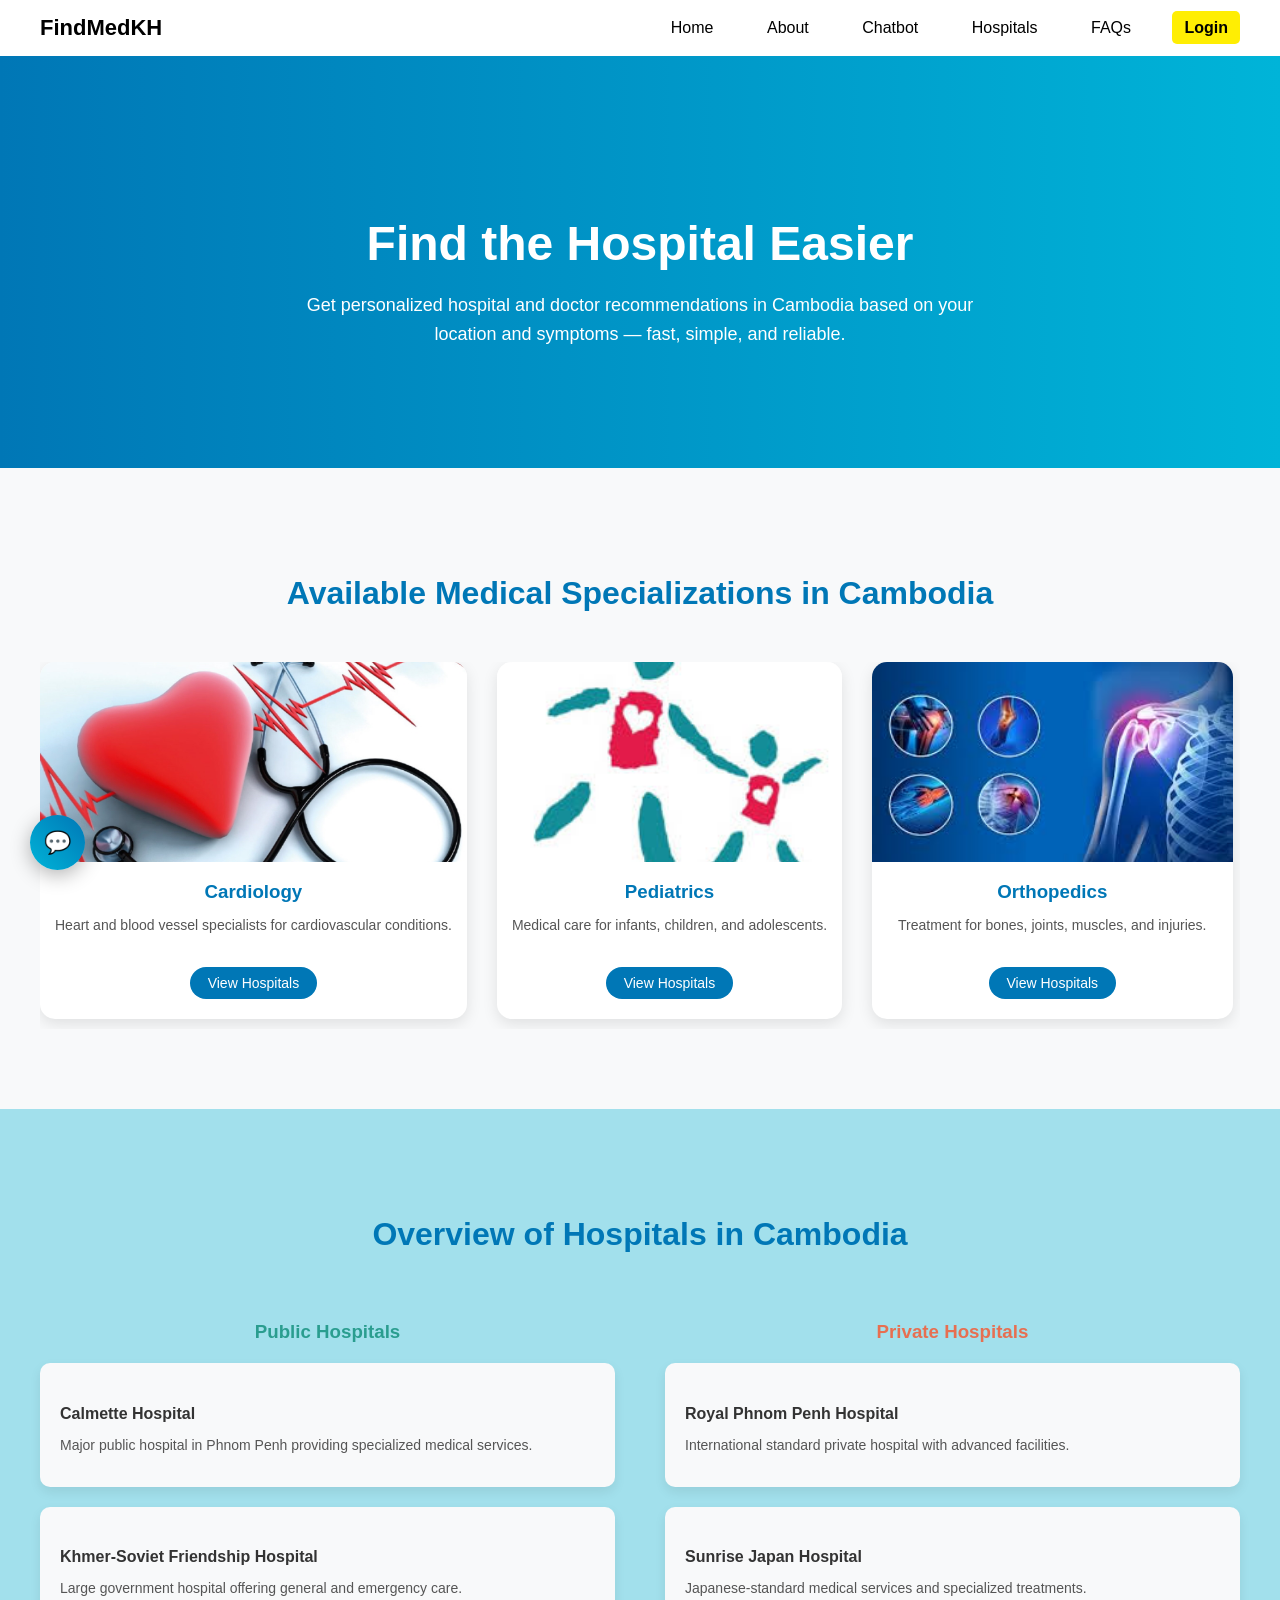
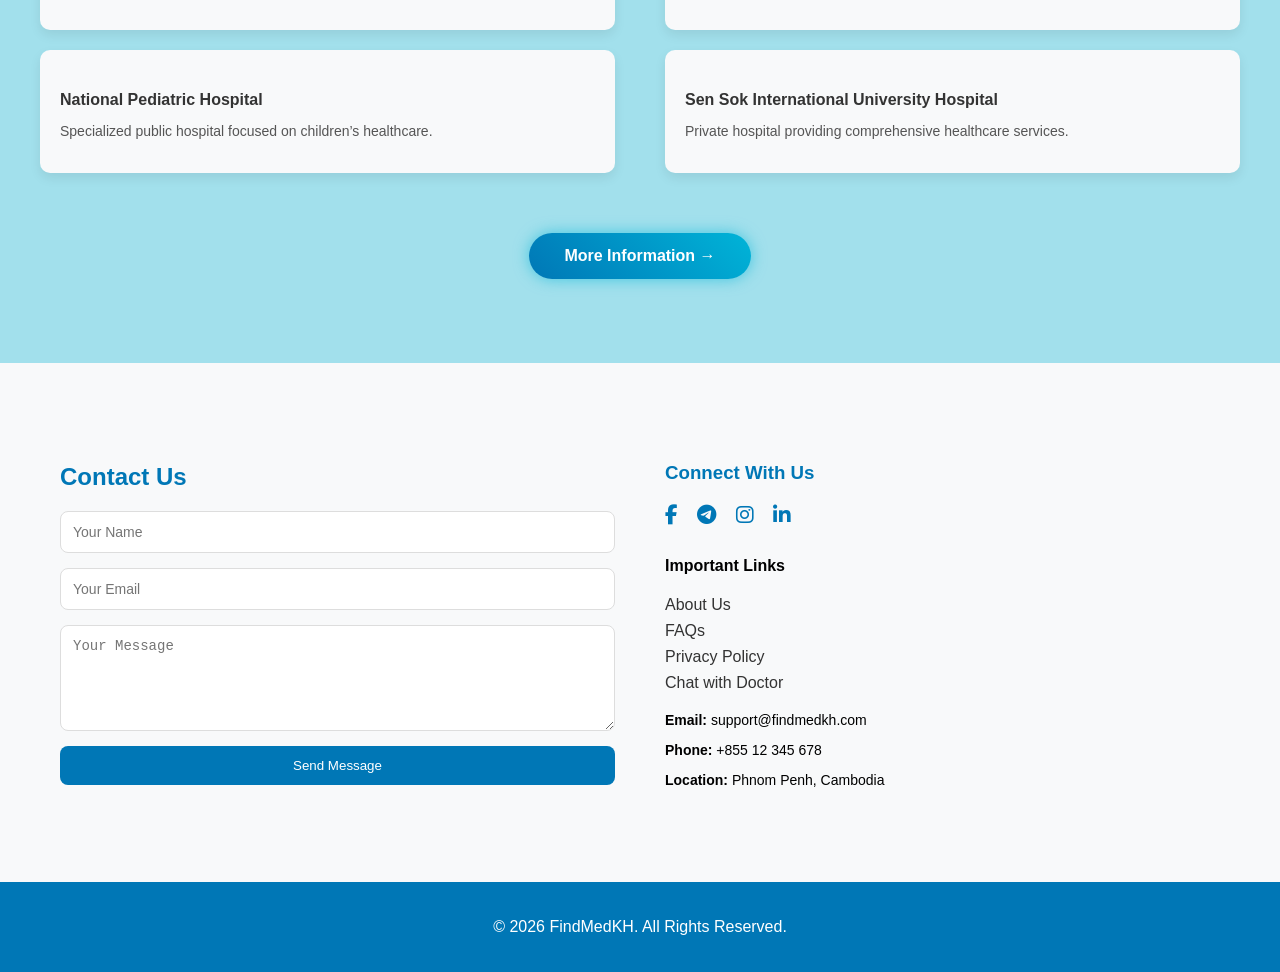
<file: home page/home.html>
<!DOCTYPE html>
<html lang="en">
<head>
    <meta charset="UTF-8">
    <meta name="viewport" content="width=device-width, initial-scale=1.0">
    <title>Home - page</title>
    <link rel="stylesheet" href="style.css">
    <link rel="stylesheet" href="https://cdnjs.cloudflare.com/ajax/libs/font-awesome/6.5.0/css/all.min.css">
</head>
<body>
    <header>
            <nav>
        <a href="index.html" class="logo">FindMedKH</a>

        <div class="nav-links">
            <a href="../home page/home.html">Home</a>
            <a href="../about page/about.html">About</a>
            <a href="../chatbot page/chatbot.html">Chatbot</a>
            <a href="../Hospitals/hos.html">Hospitals</a>
            <a href="../FAQs/FAQs.html">FAQs</a>
            <a href="../login page/login.html" class="login-btn">Login</a>

        </div>
    </nav>
    </header>
    <section class="hero">
    <div class="hero-content">
        <h1>Find the Hospital Easier</h1>
        <p>
            Get personalized hospital and doctor recommendations in Cambodia 
            based on your location and symptoms — fast, simple, and reliable.
        </p>
    </div>
    </section>
    <section class="specializations">
    <div class="specialization-header">
    <h2>Available Medical Specializations in Cambodia</h2>
    <!-- <a href="../Hospitals/hos.html" class="see-all-btn">
        See All →
    </a> -->
</div>

    <div class="card-container">

        <div class="card">
            <img src="../images/cardiology.jpg" alt="Cardiology">
            <h3>Cardiology</h3>
            <p>Heart and blood vessel specialists for cardiovascular conditions.</p>
            <a href="../Hospitals/hos.html" class="card-btn">View Hospitals</a>
        </div>

        <div class="card">
            <img src="../images/pediatrics.jpg" alt="Pediatrics">
            <h3>Pediatrics</h3>
            <p>Medical care for infants, children, and adolescents.</p>
            <a href="../Hospitals/hos.html" class="card-btn">View Hospitals</a>
        </div>

        <div class="card">
            <img src="../images/orthopedic.jpg" alt="Orthopedics">
            <h3>Orthopedics</h3>
            <p>Treatment for bones, joints, muscles, and injuries.</p>
            <a href="../Hospitals/hos.html" class="card-btn">View Hospitals</a>
        </div>

        <div class="card">
            <img src="../images/neurology.jpg" alt="Neurology">
            <h3>Neurology</h3>
                <p>Brain and nervous system disorder specialists.</p>
                <a href="../Hospitals/hos.html" class="card-btn">View Hospitals</a>
            </div>
            <div class="card">
        <img src="../images/general.jpg" alt="General Medicine">
        <h3>General Medicine</h3>
        <p>Diagnosis and treatment of common illnesses and overall health management.</p>
        <a href="../Hospitals/hos.html" class="card-btn">View Hospitals</a>
    </div>

    <div class="card">
        <img src="../images/emergency.jpg" alt="Emergency Medicine">
        <h3>Emergency Medicine</h3>
        <p>Immediate care for urgent and life-threatening medical conditions.</p>
        <a href="../Hospitals/hos.html" class="card-btn">View Hospitals</a>
    </div>

    <div class="card">
        <img src="../images/surgery.jpg" alt="Surgery">
        <h3>Surgery</h3>
        <p>Operative treatment for injuries, diseases, and medical conditions.</p>
        <a href="../Hospitals/hos.html" class="card-btn">View Hospitals</a>
    </div>


    <div class="card">
        <img src="../images/gynecology.jpg" alt="Obstetrics & Gynecology">
        <h3>Obstetrics & Gynecology</h3>
        <p>Women’s reproductive health, pregnancy, and childbirth care.</p>
        <a href="../Hospitals/hos.html" class="card-btn">View Hospitals</a>
    </div>

    <div class="card">
        <img src="../images/oncology.jpg" alt="Oncology">
        <h3>Oncology</h3>
        <p>Cancer diagnosis and treatment services.</p>
        <a href="../Hospitals/hos.html" class="card-btn">View Hospitals</a>
    </div>

    <div class="card">
        <img src="../images/infectious.jpg" alt="Infectious Diseases">
        <h3>Infectious Diseases</h3>
        <p>Diagnosis and management of infections and contagious diseases.</p>
        <a href="../Hospitals/hos.html" class="card-btn">View Hospitals</a>
    </div>

    <div class="card">
        <img src="../images/dermatology.jpg" alt="Dermatology">
        <h3>Dermatology</h3>
        <p>Skin, hair, and nail condition specialists.</p>
        <a href="../Hospitals/hos.html" class="card-btn">View Hospitals</a>
    </div>

    <div class="card">
        <img src="../images/dentistry.jpg" alt="Dentistry">
        <h3>Dentistry</h3>
        <p>Oral health care including teeth, gums, and dental surgery.</p>
        <a href="../Hospitals/hos.html" class="card-btn">View Hospitals</a>
    </div>

    <div class="card">
        <img src="../images/ophthalmology.jpg" alt="Ophthalmology">
        <h3>Ophthalmology</h3>
        <p>Eye care, vision correction, and eye disease treatment.</p>
        <a href="../Hospitals/hos.html" class="card-btn">View Hospitals</a>
    </div>

    <div class="card">
        <img src="../images/ent.jpg" alt="ENT">
        <h3>ENT</h3>
        <p>Ear, nose, and throat medical specialists.</p>
        <a href="../Hospitals/hos.html" class="card-btn">View Hospitals</a>
    </div>

    </div>
    
    </section>

    <section class="hospital-overview">
    <h2>Overview of Hospitals in Cambodia</h2>

    <div class="hospital-category">

        <!-- Public Hospitals -->
        <div class="hospital-group">
            <h3 class="public-title">Public Hospitals</h3>

            <div class="hospital-list">
                <div class="hospital-card">
                    <h4>Calmette Hospital</h4>
                    <p>Major public hospital in Phnom Penh providing specialized medical services.</p>
                </div>

                <div class="hospital-card">
                    <h4>Khmer-Soviet Friendship Hospital</h4>
                    <p>Large government hospital offering general and emergency care.</p>
                </div>

                <div class="hospital-card">
                    <h4>National Pediatric Hospital</h4>
                    <p>Specialized public hospital focused on children’s healthcare.</p>
                </div>
            </div>
        </div>

        <!-- Private Hospitals -->
        <div class="hospital-group">
            <h3 class="private-title">Private Hospitals</h3>

            <div class="hospital-list">
                <div class="hospital-card">
                    <h4>Royal Phnom Penh Hospital</h4>
                    <p>International standard private hospital with advanced facilities.</p>
                </div>

                <div class="hospital-card">
                    <h4>Sunrise Japan Hospital</h4>
                    <p>Japanese-standard medical services and specialized treatments.</p>
                </div>

                <div class="hospital-card">
                    <h4>Sen Sok International University Hospital</h4>
                    <p>Private hospital providing comprehensive healthcare services.</p>
                </div>
            </div>
        </div>
    </div>
    <div class="hospital-more-btn">
    <a href="../Hospitals/hos.html" class="more-info-btn">
        More Information →
    </a>
    </div>
    </section>

    <!-- Contact Section -->
<!-- Contact & Info Section -->
<section class="contact-wrapper">

    <div class="contact-left">
        <h2>Contact Us</h2>
        <form class="contact-form">
            <input type="text" placeholder="Your Name" required>
            <input type="email" placeholder="Your Email" required>
            <textarea placeholder="Your Message" rows="5" required></textarea>
            <button type="submit">Send Message</button>
        </form>
    </div>

    <div class="contact-right">
        <h3>Connect With Us</h3>

        <div class="social-icons">
            <a href="#"><i class="fab fa-facebook-f"></i></a>
            <a href="#"><i class="fab fa-telegram-plane"></i></a>
            <a href="#"><i class="fab fa-instagram"></i></a>
            <a href="#"><i class="fab fa-linkedin-in"></i></a>
        </div>

        <div class="important-links">
            <h4>Important Links</h4>
            <ul>
                <li><a href="about.html">About Us</a></li>
                <li><a href="faq.html">FAQs</a></li>
                <li><a href="privacy.html">Privacy Policy</a></li>
                <li><a href="chatbot.html">Chat with Doctor</a></li>
            </ul>
        </div>

        <div class="contact-info">
            <p><strong>Email:</strong> support@findmedkh.com</p>
            <p><strong>Phone:</strong> +855 12 345 678</p>
            <p><strong>Location:</strong> Phnom Penh, Cambodia</p>
        </div>
    </div>

</section>
<button id="backToTop">↑</button>
<script>
const backToTop = document.getElementById("backToTop");

window.onscroll = function() {
    if (document.documentElement.scrollTop > 300) {
        backToTop.style.display = "block";
    } else {
        backToTop.style.display = "none";
    }
};

backToTop.onclick = function() {
    window.scrollTo({ top: 0, behavior: 'smooth' });
};
</script>
<a href="../chatbot page/chatbot.html" class="chatbot-float">
    💬
</a>

<!-- FOOTER -->
<footer>
    <p>© 2026 FindMedKH. All Rights Reserved.</p>
</footer>
</body>
</html>
</file>
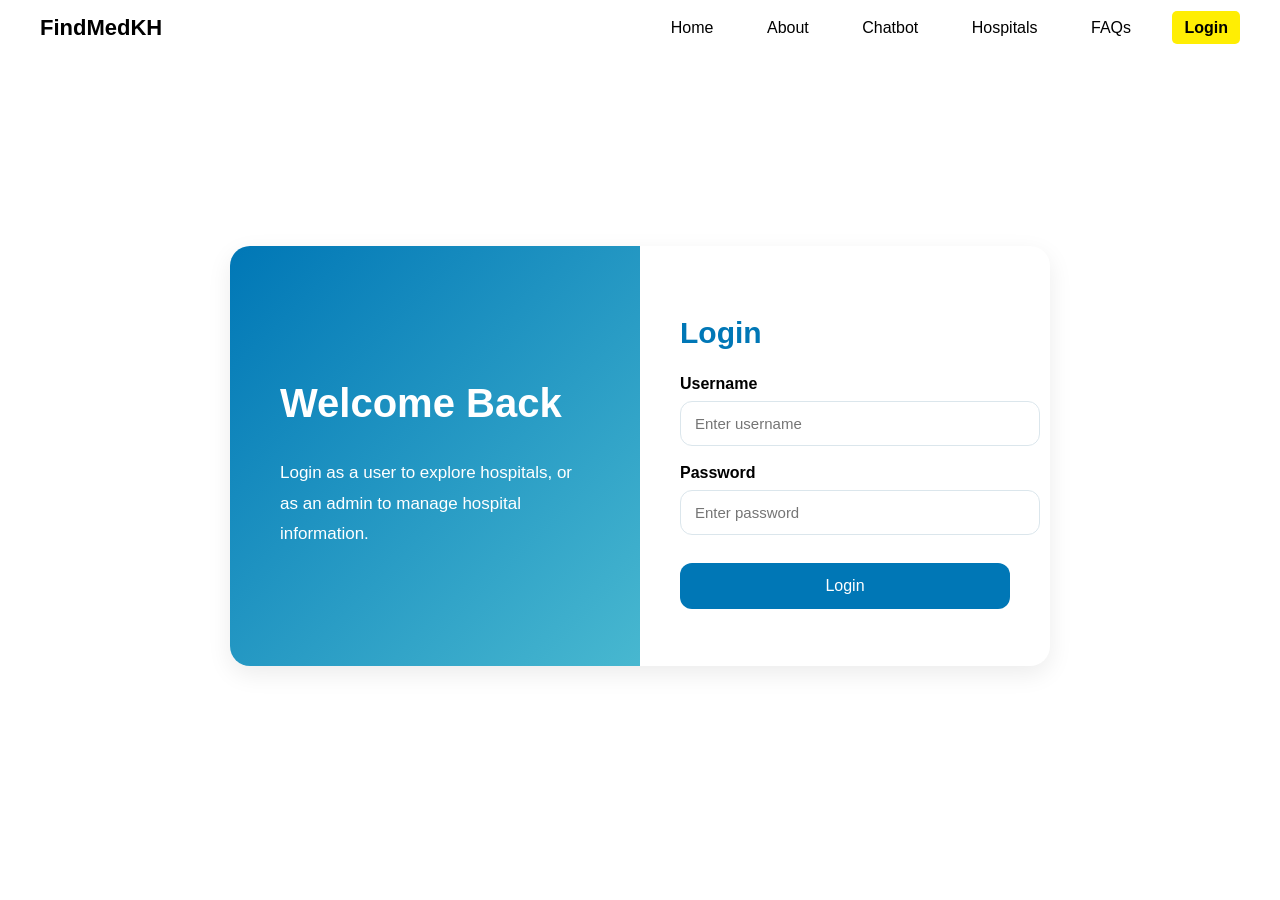
<file: login page/login.html>
<!DOCTYPE html>
<html lang="en">
<head>
  <meta charset="UTF-8" />
  <meta name="viewport" content="width=device-width, initial-scale=1.0" />
  <title>FindMedKH - Login</title>
  <link rel="stylesheet" href="login.css" />
  <link rel="stylesheet" href="https://cdnjs.cloudflare.com/ajax/libs/font-awesome/6.5.0/css/all.min.css">

</head>
<body>
  <header>
    <nav>
      <a href="../home page/home.html" class="logo">FindMedKH</a>

      <div class="nav-links">
        <a href="../home page/home.html">Home</a>
        <a href="../about page/about.html">About</a>
        <a href="../chatbot page/chatbot.html">Chatbot</a>
        <a href="../Hospitals/hos.html">Hospitals</a>
        <a href="../FAQs/FAQs.html">FAQs</a>
        <a href="../login page/login.html" class="login-btn active">Login</a>
      </div>
    </nav>
  </header>

  <section class="login-page">
    <div class="login-card">
      <div class="login-left">
        <h1>Welcome Back</h1>
        <p>
          Login as a user to explore hospitals, or as an admin to manage hospital information.
        </p>
      </div>

      <div class="login-right">
        <h2>Login</h2>
        <form id="loginForm">
          <div class="input-group">
            <label>Username</label>
            <input type="text" id="username" placeholder="Enter username" required>
          </div>

          <div class="input-group">
            <label>Password</label>
            <input type="password" id="password" placeholder="Enter password" required>
          </div>

          <button type="submit" class="login-submit">Login</button>
          <p id="loginMessage" class="login-message"></p>
        </form>

      </div>
    </div>
  </section>
  <script src="../login page/login.js"></script>
</body>
</html>
</file>
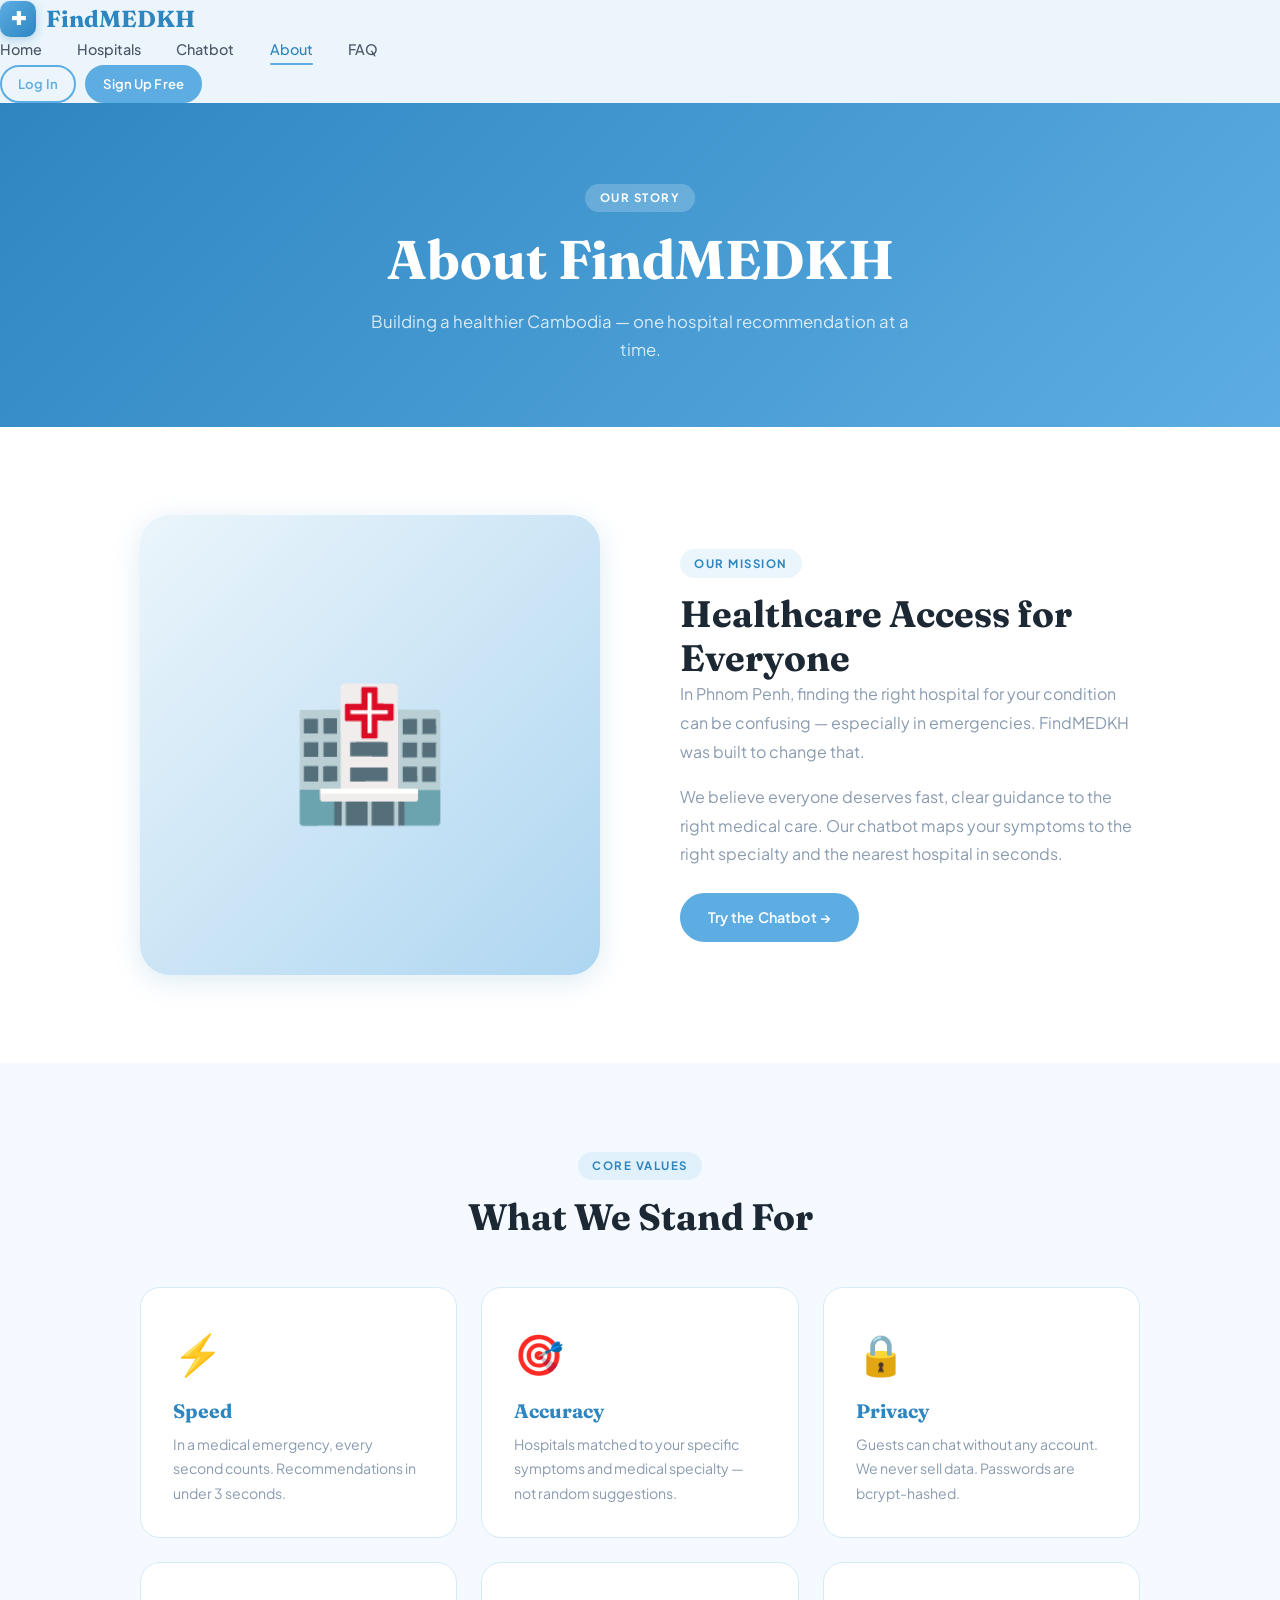
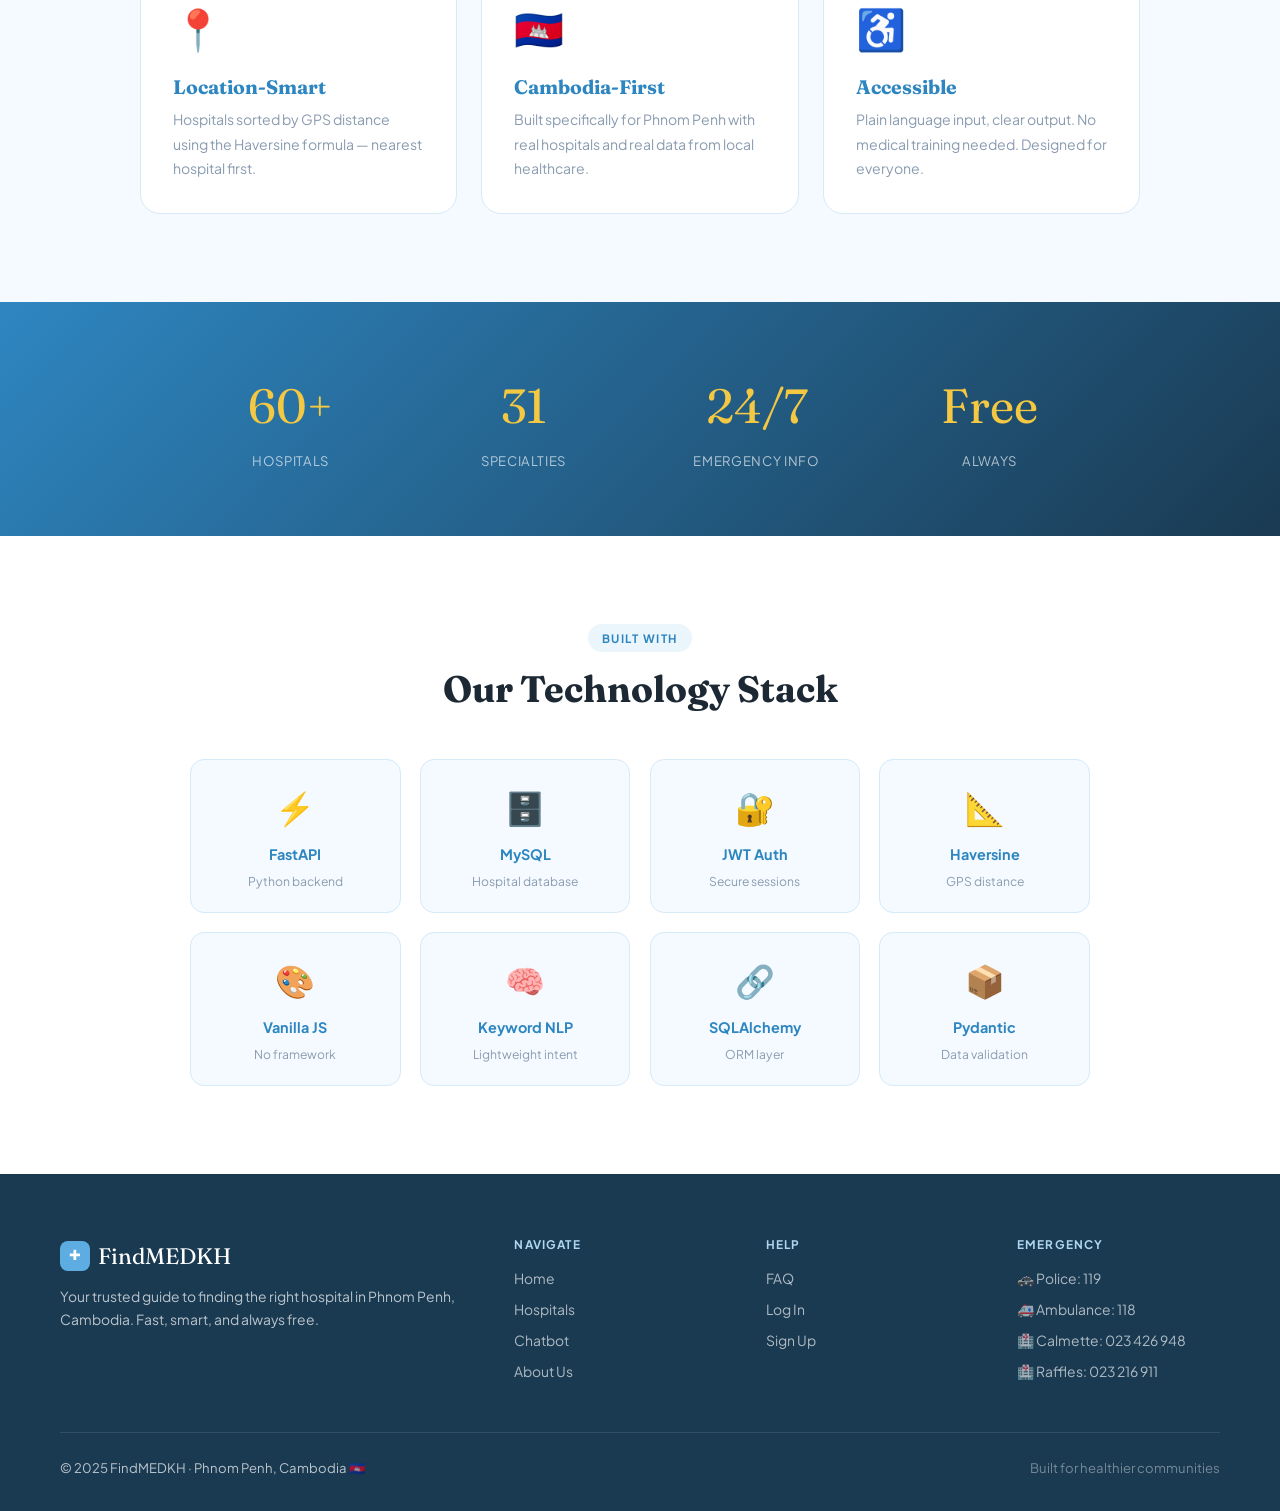
<file: frontend/pages/about.html>
<!DOCTYPE html>
<html lang="en">
<head>
  <meta charset="UTF-8"/><meta name="viewport" content="width=device-width,initial-scale=1.0"/>
  <title>About – FindMEDKH</title>
  <link rel="stylesheet" href="../assets/css/shared.css"/>
  <style>
    /* ═══ about.html styles — TO CUSTOMIZE: edit sections below ═══ */
    .page-hero { background:linear-gradient(135deg,var(--sky-dark),var(--sky)); color:var(--white); padding:5rem 4rem 4rem; text-align:center; }
    .page-hero h1 { color:var(--white); margin-bottom:1rem; }
    .page-hero p  { opacity:.8; max-width:540px; margin:0 auto; font-size:1.05rem; }
    /* Mission split section */
    .mission { padding:5.5rem 2rem; background:var(--white); }
    .mission-grid { display:grid; grid-template-columns:1fr 1fr; gap:5rem; align-items:center; max-width:1000px; margin:0 auto; }
    .mission-img { background:linear-gradient(135deg,var(--sky-pale),var(--sky-light)); border-radius:var(--r-xl); aspect-ratio:1; display:flex; align-items:center; justify-content:center; font-size:8rem; box-shadow:var(--shadow-md); }
    /* Values grid — TO ADD A VALUE: copy .val-card block and edit */
    .values { padding:5.5rem 2rem; background:var(--sky-xpale); }
    .values-grid { display:grid; grid-template-columns:repeat(3,1fr); gap:1.5rem; max-width:1000px; margin:0 auto; }
    .val-card { background:var(--white); border-radius:var(--r-lg); padding:2rem; border:1px solid var(--border); transition:all var(--t); }
    .val-card:hover { box-shadow:var(--shadow-md); transform:translateY(-4px); }
    .val-icon { font-size:2.5rem; margin-bottom:.9rem; }
    .val-card h3 { color:var(--sky-dark); margin-bottom:.5rem; }
    .val-card p  { font-size:.88rem; color:var(--ink-muted); line-height:1.75; }
    /* Stats bar */
    .stats-section { padding:4rem 2rem; background:linear-gradient(135deg,var(--sky-dark),var(--navy)); }
    .stats-grid { display:grid; grid-template-columns:repeat(4,1fr); gap:2rem; max-width:900px; margin:0 auto; text-align:center; }
    .stat-item .num { font-family:'Fraunces',serif; font-size:3rem; color:var(--gold); }
    .stat-item .lbl { font-size:.82rem; color:rgba(255,255,255,.65); margin-top:.3rem; text-transform:uppercase; letter-spacing:.05em; }
    /* Tech stack grid */
    .tech-section { padding:5.5rem 2rem; background:var(--white); }
    .tech-grid { display:grid; grid-template-columns:repeat(4,1fr); gap:1.2rem; max-width:900px; margin:0 auto; }
    .tech-card { background:var(--sky-xpale); border-radius:var(--r-md); padding:1.3rem; text-align:center; border:1px solid var(--border); }
    .tech-icon { font-size:2rem; margin-bottom:.6rem; }
    .tech-name { font-weight:700; font-size:.9rem; color:var(--sky-dark); }
    .tech-desc { font-size:.76rem; color:var(--ink-muted); margin-top:.25rem; }
    @media(max-width:900px) { .mission-grid{grid-template-columns:1fr;gap:2.5rem;} .values-grid{grid-template-columns:1fr 1fr;} .stats-grid{grid-template-columns:1fr 1fr;} .tech-grid{grid-template-columns:1fr 1fr;} .page-hero{padding:3.5rem 1.5rem;} }
    @media(max-width:500px) { .values-grid{grid-template-columns:1fr;} .tech-grid{grid-template-columns:1fr 1fr;} }
  </style>
</head>
<body>
  <div id="navbar"></div>
  <!-- Page hero — TO CHANGE TEXT: edit h1 and p -->
  <div class="page-hero">
    <span class="section-label" style="background:rgba(255,255,255,.2);color:var(--white)">Our Story</span>
    <h1>About FindMEDKH</h1>
    <p>Building a healthier Cambodia — one hospital recommendation at a time.</p>
  </div>
  <!-- Mission section — TO CHANGE: edit .mission-content text -->
  <section class="mission">
    <div class="mission-grid">
      <div class="mission-img">🏥</div>
      <div class="mission-content">
        <span class="section-label">Our Mission</span>
        <h2>Healthcare Access for Everyone</h2>
        <p style="color:var(--ink-muted);line-height:1.8;margin-bottom:1rem">In Phnom Penh, finding the right hospital for your condition can be confusing — especially in emergencies. FindMEDKH was built to change that.</p>
        <p style="color:var(--ink-muted);line-height:1.8;margin-bottom:1.5rem">We believe everyone deserves fast, clear guidance to the right medical care. Our chatbot maps your symptoms to the right specialty and the nearest hospital in seconds.</p>
        <a href="chatbot.html" class="btn btn-primary">Try the Chatbot →</a>
      </div>
    </div>
  </section>
  <!-- Values — TO ADD/REMOVE: copy/delete .val-card blocks -->
  <section class="values">
    <div class="container">
      <div class="section-header centered"><span class="section-label">Core Values</span><h2>What We Stand For</h2></div>
      <div class="values-grid">
        <div class="val-card"><div class="val-icon">⚡</div><h3>Speed</h3><p>In a medical emergency, every second counts. Recommendations in under 3 seconds.</p></div>
        <div class="val-card"><div class="val-icon">🎯</div><h3>Accuracy</h3><p>Hospitals matched to your specific symptoms and medical specialty — not random suggestions.</p></div>
        <div class="val-card"><div class="val-icon">🔒</div><h3>Privacy</h3><p>Guests can chat without any account. We never sell data. Passwords are bcrypt-hashed.</p></div>
        <div class="val-card"><div class="val-icon">📍</div><h3>Location-Smart</h3><p>Hospitals sorted by GPS distance using the Haversine formula — nearest hospital first.</p></div>
        <div class="val-card"><div class="val-icon">🇰🇭</div><h3>Cambodia-First</h3><p>Built specifically for Phnom Penh with real hospitals and real data from local healthcare.</p></div>
        <div class="val-card"><div class="val-icon">♿</div><h3>Accessible</h3><p>Plain language input, clear output. No medical training needed. Designed for everyone.</p></div>
      </div>
    </div>
  </section>
  <!-- Stats — numbers updated from API -->
  <section class="stats-section">
    <div class="stats-grid">
      <div class="stat-item"><div class="num" id="sHosp">60+</div><div class="lbl">Hospitals</div></div>
      <div class="stat-item"><div class="num">31</div><div class="lbl">Specialties</div></div>
      <div class="stat-item"><div class="num">24/7</div><div class="lbl">Emergency Info</div></div>
      <div class="stat-item"><div class="num">Free</div><div class="lbl">Always</div></div>
    </div>
  </section>
  <!-- Tech stack — TO ADD TECHNOLOGY: copy .tech-card block -->
  <section class="tech-section">
    <div class="container">
      <div class="section-header centered" style="margin-bottom:3rem"><span class="section-label">Built With</span><h2>Our Technology Stack</h2></div>
      <div class="tech-grid">
        <div class="tech-card"><div class="tech-icon">⚡</div><div class="tech-name">FastAPI</div><div class="tech-desc">Python backend</div></div>
        <div class="tech-card"><div class="tech-icon">🗄️</div><div class="tech-name">MySQL</div><div class="tech-desc">Hospital database</div></div>
        <div class="tech-card"><div class="tech-icon">🔐</div><div class="tech-name">JWT Auth</div><div class="tech-desc">Secure sessions</div></div>
        <div class="tech-card"><div class="tech-icon">📐</div><div class="tech-name">Haversine</div><div class="tech-desc">GPS distance</div></div>
        <div class="tech-card"><div class="tech-icon">🎨</div><div class="tech-name">Vanilla JS</div><div class="tech-desc">No framework</div></div>
        <div class="tech-card"><div class="tech-icon">🧠</div><div class="tech-name">Keyword NLP</div><div class="tech-desc">Lightweight intent</div></div>
        <div class="tech-card"><div class="tech-icon">🔗</div><div class="tech-name">SQLAlchemy</div><div class="tech-desc">ORM layer</div></div>
        <div class="tech-card"><div class="tech-icon">📦</div><div class="tech-name">Pydantic</div><div class="tech-desc">Data validation</div></div>
      </div>
    </div>
  </section>
  <footer class="footer"><div id="footer"></div></footer>
  <div id="toast"></div>
  <script src="../assets/js/shared.js"></script>
  <script>
    renderNavbar('about'); renderFooter();
    async function loadStats() {
      try { const d = await apiFetch('/hospitals'); document.getElementById('sHosp').textContent = d.length + '+'; } catch(e) {}
    }
    loadStats();
  </script>
</body>
</html>
</file>
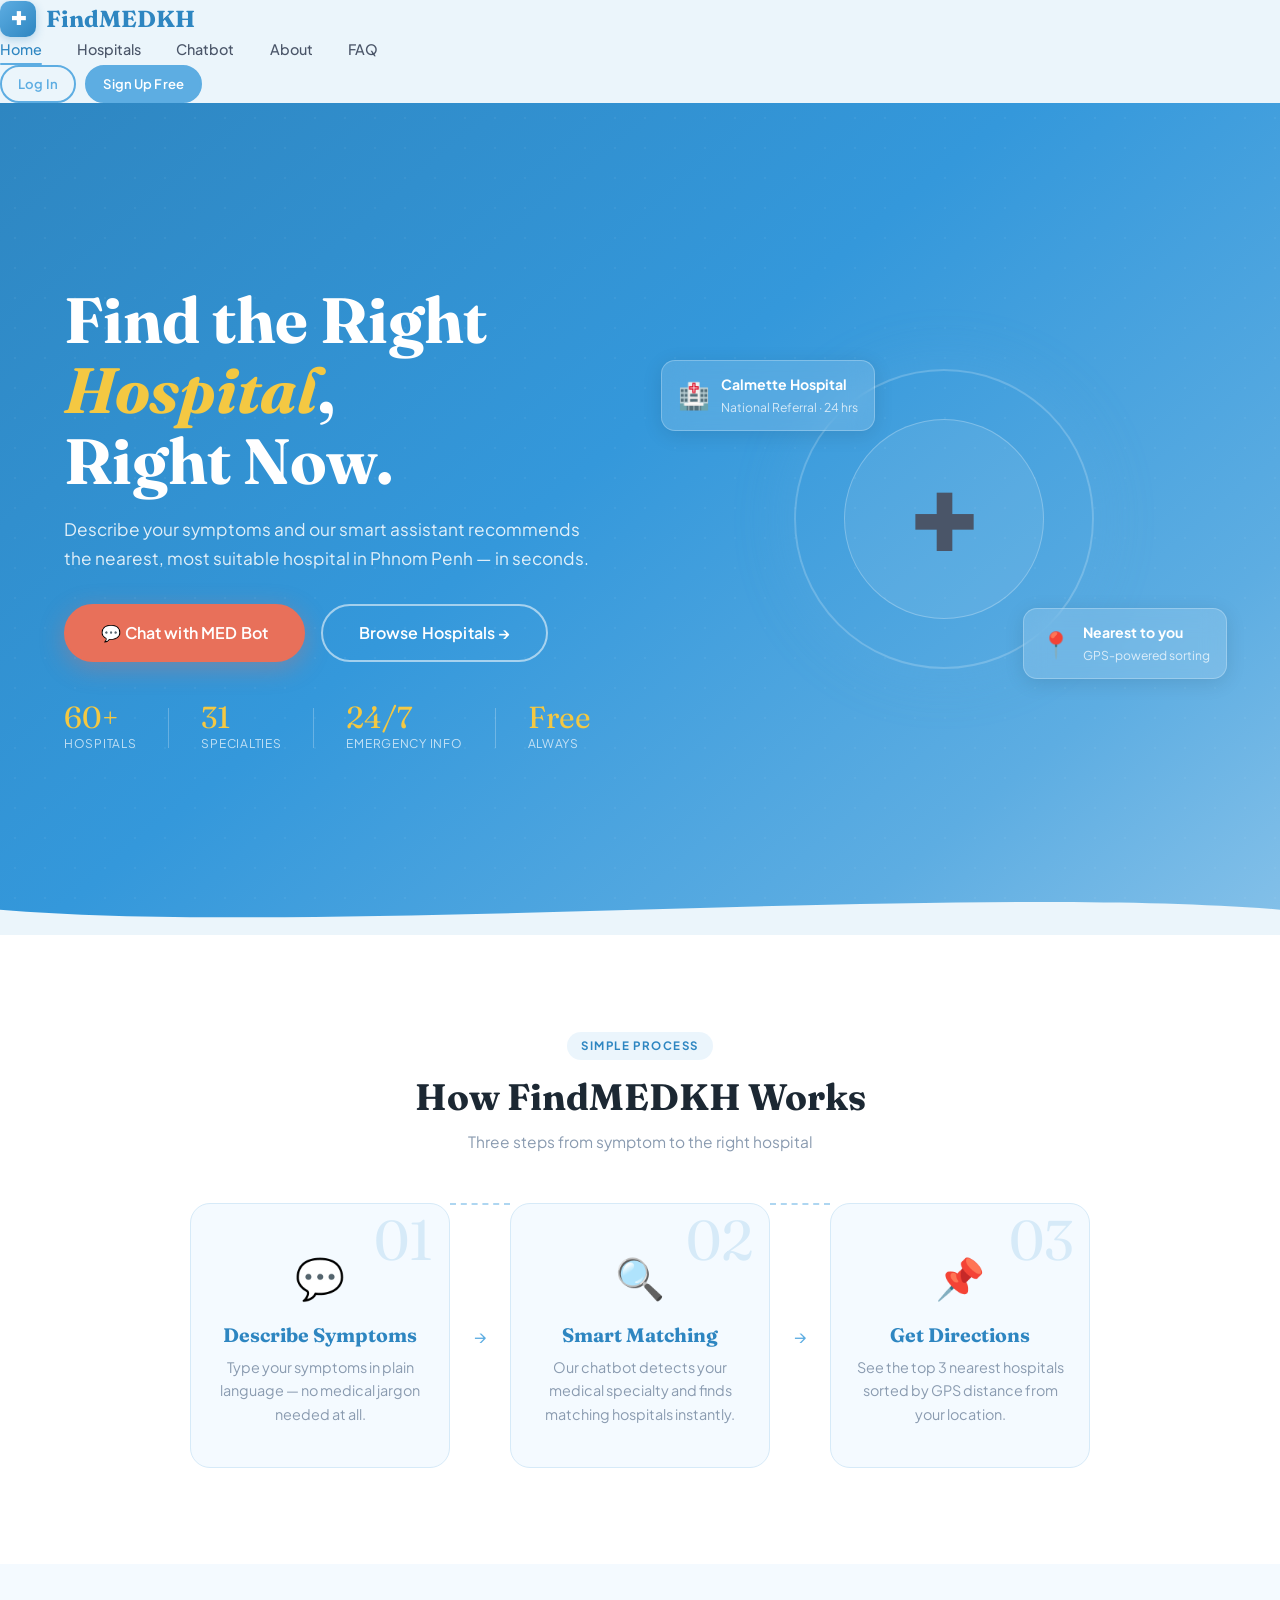
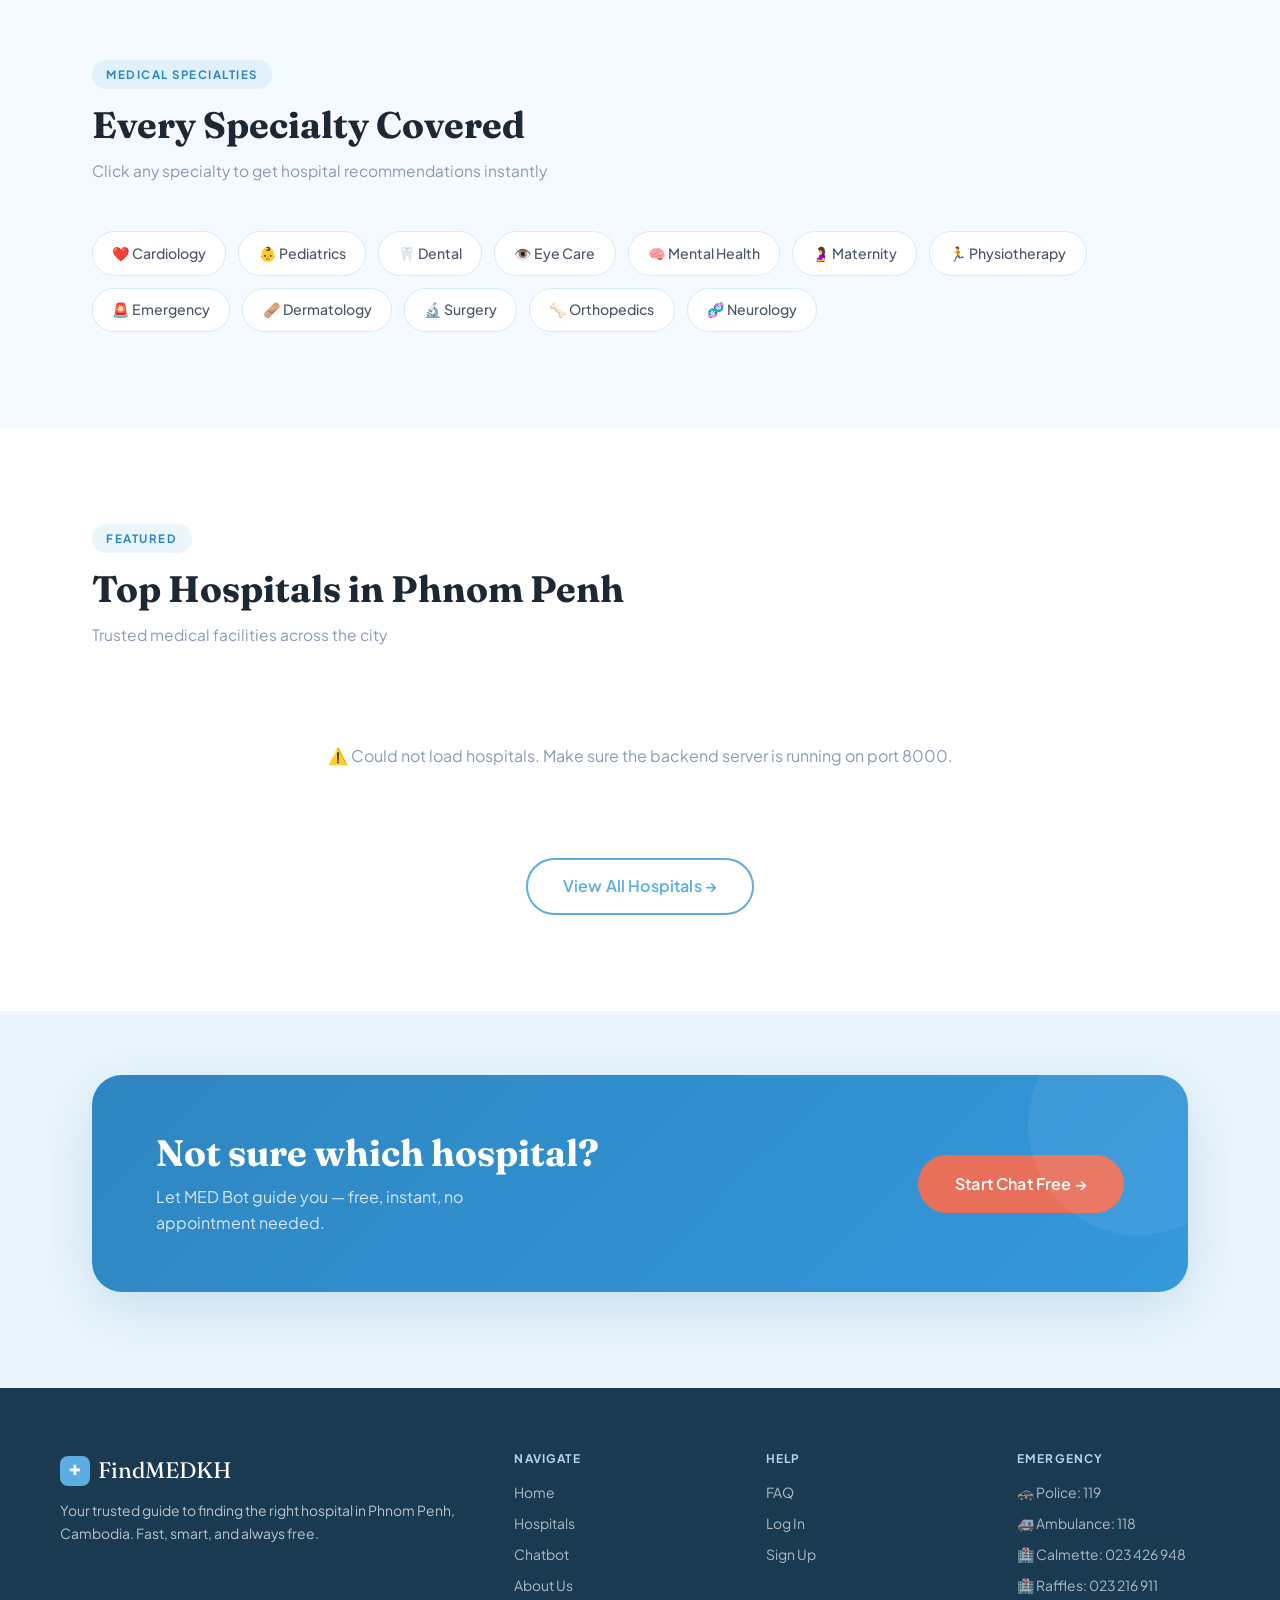
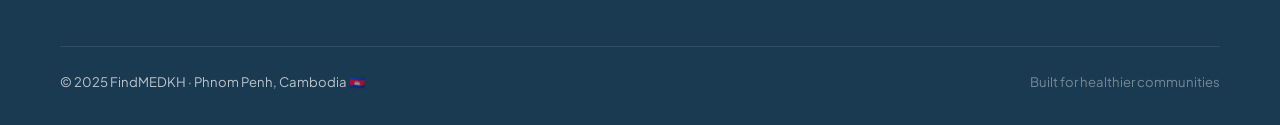
<file: frontend/pages/admin.html>
<!DOCTYPE html>
<html lang="en">
<head>
  <meta charset="UTF-8"/><meta name="viewport" content="width=device-width,initial-scale=1.0"/>
  <title>Admin Dashboard – FindMEDKH</title>
  <link rel="stylesheet" href="../assets/css/shared.css"/>
  <style>
    /* ═══════════════════════════════════════════════════════════════
       PAGE STYLES: admin.html
       TO CUSTOMIZE:
       • Sidebar color: edit background in .admin-sidebar
       • Active nav item: edit .admin-nav-item.active styles
       • Table style: edit th/td selectors below
       • Stat cards: edit .stat-box styles
    ═══════════════════════════════════════════════════════════════ */
    body { background: var(--sky-xpale); }
    .admin-layout { display:flex; min-height:calc(100vh - var(--navbar-h)); }

    /* ── LEFT SIDEBAR ── TO CHANGE COLOR: edit background */
    .admin-sidebar {
      width:230px; flex-shrink:0; padding:1.5rem 0;
      background: linear-gradient(180deg, var(--sky-dark) 0%, var(--navy) 100%);
      color:var(--white);
    }
    .admin-nav-section { font-size:.68rem; font-weight:700; letter-spacing:.1em; text-transform:uppercase; color:rgba(255,255,255,.35); padding:.6rem 1.4rem .3rem; margin-top:.4rem; }
    .admin-nav-item {
      display:flex; align-items:center; gap:.7rem; padding:.72rem 1.4rem;
      cursor:pointer; font-size:.9rem; font-weight:500; color:rgba(255,255,255,.7);
      border-left:3px solid transparent; transition:all var(--t);
    }
    .admin-nav-item:hover { background:rgba(255,255,255,.08); color:var(--white); }
    /* Active sidebar item — TO CHANGE ACCENT: edit border-left-color */
    .admin-nav-item.active { background:rgba(255,255,255,.12); color:var(--white); border-left-color:var(--gold); }
    .admin-nav-icon { font-size:1.05rem; width:20px; text-align:center; }

    /* ── MAIN CONTENT AREA ── */
    .admin-main { flex:1; overflow:auto; padding:2rem; }

    /* ── STAT BOXES ── TO CHANGE COLORS: edit border-left-color */
    .stats-row { display:grid; grid-template-columns:repeat(5,1fr); gap:1rem; margin-bottom:2rem; }
    .stat-box { background:var(--white); border-radius:var(--r-md); padding:1.3rem; border:1px solid var(--border); border-left:4px solid var(--sky); }
    .stat-box .sb-icon { font-size:1.5rem; margin-bottom:.5rem; }
    .stat-box .sb-num  { font-family:'Fraunces',serif; font-size:2rem; color:var(--sky-dark); }
    .stat-box .sb-lbl  { font-size:.76rem; color:var(--ink-muted); text-transform:uppercase; letter-spacing:.05em; margin-top:.2rem; }

    /* ── PANELS (one per section) ── */
    .panel { background:var(--white); border-radius:var(--r-lg); border:1px solid var(--border); overflow:hidden; display:none; }
    .panel.active { display:block; }
    .panel-header { padding:1.2rem 1.5rem; border-bottom:1px solid var(--border); display:flex; align-items:center; justify-content:space-between; gap:1rem; flex-wrap:wrap; background:var(--sky-xpale); }
    .panel-title { font-family:'Fraunces',serif; font-size:1.15rem; color:var(--sky-dark); }
    .panel-toolbar { display:flex; gap:.6rem; align-items:center; flex-wrap:wrap; }
    .panel-toolbar input, .panel-toolbar select { padding:.5rem .9rem; border:1.5px solid var(--border); border-radius:var(--r-btn); font-family:'Plus Jakarta Sans',sans-serif; font-size:.85rem; outline:none; }
    .panel-toolbar input:focus, .panel-toolbar select:focus { border-color:var(--sky); }

    /* ── DATA TABLE ── */
    .tbl-wrap { overflow-x:auto; }
    table { width:100%; border-collapse:collapse; }
    th { background:var(--sky-xpale); font-size:.73rem; text-transform:uppercase; letter-spacing:.06em; color:var(--sky-dark); font-weight:700; padding:.8rem 1rem; text-align:left; border-bottom:2px solid var(--sky-light); white-space:nowrap; }
    td { padding:.75rem 1rem; border-bottom:1px solid var(--border); font-size:.88rem; vertical-align:middle; }
    tr:last-child td { border-bottom:none; }
    tr:hover td { background:var(--sky-xpale); }
    .td-name  { font-weight:600; color:var(--sky-dark); }
    .td-muted { color:var(--ink-muted); font-size:.82rem; }
    .td-actions { display:flex; gap:.4rem; }

    /* ── MODAL FORM GRID ── */
    .modal h3 { margin-bottom:1.5rem; color:var(--sky-dark); font-family:'Fraunces',serif; }
    /* Two-column form grid inside modal */
    .modal-grid { display:grid; grid-template-columns:1fr 1fr; gap:.8rem; }
    .modal-grid .full { grid-column:1/-1; }
    /* Specialty checkbox list inside hospital modal */
    .spec-check-grid { display:grid; grid-template-columns:repeat(2,1fr); gap:.35rem; max-height:200px; overflow-y:auto; border:1.5px solid var(--border); border-radius:var(--r-md); padding:.7rem; }
    .spec-check { display:flex; align-items:center; gap:.5rem; font-size:.82rem; cursor:pointer; }
    .spec-check input { cursor:pointer; accent-color:var(--sky); }

    .loading { text-align:center; padding:3rem; color:var(--ink-muted); }
    @media(max-width:960px){ .stats-row{grid-template-columns:repeat(3,1fr);} .admin-sidebar{width:52px;} .admin-nav-item span,.admin-nav-section{display:none;} }
    @media(max-width:640px){ .stats-row{grid-template-columns:1fr 1fr;} .admin-main{padding:1rem;} }
  </style>
</head>
<body>
  <div id="navbar"></div>
  <div class="admin-layout">

    <!-- ── LEFT SIDEBAR NAVIGATION ───────────────────────────────────────
         TO ADD A MENU ITEM: copy .admin-nav-item, set onclick='switchPanel("newname",this)'
         Then add a .panel div with id="panel-newname" in the main area.
    ──────────────────────────────────────────────────────────────────────── -->
    <aside class="admin-sidebar">
      <div class="admin-nav-section">Overview</div>
      <div class="admin-nav-item active" onclick="switchPanel('dashboard',this)">
        <span class="admin-nav-icon">📊</span><span>Dashboard</span>
      </div>
      <div class="admin-nav-section">Manage</div>
      <div class="admin-nav-item" onclick="switchPanel('hospitals',this)">
        <span class="admin-nav-icon">🏥</span><span>Hospitals</span>
      </div>
      <div class="admin-nav-item" onclick="switchPanel('specialties',this)">
        <span class="admin-nav-icon">🩺</span><span>Specialties</span>
      </div>
      <div class="admin-nav-item" onclick="switchPanel('users',this)">
        <span class="admin-nav-icon">👥</span><span>Users</span>
      </div>
    </aside>

    <!-- ── MAIN PANELS ── -->
    <main class="admin-main">

      <!-- DASHBOARD PANEL -->
      <div class="panel active" id="panel-dashboard">
        <div class="panel-header"><span class="panel-title">📊 Dashboard Overview</span></div>
        <div style="padding:1.5rem">
          <!-- Stats loaded from GET /admin/stats -->
          <div class="stats-row">
            <div class="stat-box"><div class="sb-icon">🏥</div><div class="sb-num" id="st-hosp">—</div><div class="sb-lbl">Hospitals</div></div>
            <div class="stat-box" style="border-left-color:var(--mint)"><div class="sb-icon">🏛</div><div class="sb-num" id="st-pub">—</div><div class="sb-lbl">Public</div></div>
            <div class="stat-box" style="border-left-color:var(--coral)"><div class="sb-icon">🏢</div><div class="sb-num" id="st-priv">—</div><div class="sb-lbl">Private</div></div>
            <div class="stat-box" style="border-left-color:var(--gold)"><div class="sb-icon">👥</div><div class="sb-num" id="st-users">—</div><div class="sb-lbl">Users</div></div>
            <div class="stat-box" style="border-left-color:var(--navy)"><div class="sb-icon">💬</div><div class="sb-num" id="st-msgs">—</div><div class="sb-lbl">Messages</div></div>
          </div>
          <p style="color:var(--ink-muted);font-size:.88rem">Use the sidebar to manage hospitals, specialties, and users. All changes are saved to the database in real time.</p>
        </div>
      </div>

      <!-- HOSPITALS PANEL -->
      <div class="panel" id="panel-hospitals">
        <div class="panel-header">
          <span class="panel-title">🏥 Hospitals</span>
          <div class="panel-toolbar">
            <input id="hSearch" placeholder="Search name…" oninput="loadHospitals()"/>
            <select id="hTypeF" onchange="loadHospitals()">
              <option value="">All Types</option>
              <option value="public">Public</option>
              <option value="private">Private</option>
            </select>
            <!-- TO CHANGE ADD BUTTON: edit text here -->
            <button class="btn btn-primary btn-sm" onclick="openHospModal()">+ Add Hospital</button>
          </div>
        </div>
        <div class="tbl-wrap">
          <table>
            <thead><tr><th>Name</th><th>Type</th><th>Phone</th><th>Hours</th><th>Specialties</th><th>Actions</th></tr></thead>
            <tbody id="hospTbody"><tr><td colspan="6" class="loading">Loading…</td></tr></tbody>
          </table>
        </div>
      </div>

      <!-- SPECIALTIES PANEL -->
      <div class="panel" id="panel-specialties">
        <div class="panel-header">
          <span class="panel-title">🩺 Specialties</span>
          <button class="btn btn-primary btn-sm" onclick="openSpecModal()">+ Add Specialty</button>
        </div>
        <div class="tbl-wrap">
          <table>
            <thead><tr><th>#</th><th>Name</th><th>Description</th><th>Keywords</th><th>Actions</th></tr></thead>
            <tbody id="specTbody"><tr><td colspan="5" class="loading">Loading…</td></tr></tbody>
          </table>
        </div>
      </div>

      <!-- USERS PANEL -->
      <div class="panel" id="panel-users">
        <div class="panel-header"><span class="panel-title">👥 Users</span></div>
        <div class="tbl-wrap">
          <table>
            <thead><tr><th>#</th><th>Name</th><th>Email</th><th>Role</th><th>Joined</th><th>Actions</th></tr></thead>
            <tbody id="usersTbody"><tr><td colspan="6" class="loading">Loading…</td></tr></tbody>
          </table>
        </div>
      </div>

    </main>
  </div>

  <!-- ── HOSPITAL MODAL (Add/Edit) ─────────────────────────────────────────
       TO ADD A FIELD: add .form-group inside .modal-grid, then handle in saveHospital()
  ──────────────────────────────────────────────────────────────────────────── -->
  <div class="modal-overlay" id="hospModal">
    <div class="modal" onclick="event.stopPropagation()">
      <button class="modal-close" onclick="closeModal('hospModal')">✕</button>
      <h3 id="hospModalTitle">Add Hospital</h3>
      <input type="hidden" id="hospId"/>
      <div class="modal-grid">
        <div class="form-group full"><label>Hospital Name *</label><input id="hName" placeholder="Full hospital name"/></div>
        <div class="form-group"><label>Type *</label><select id="hType2"><option value="public">Public</option><option value="private">Private</option></select></div>
        <div class="form-group"><label>Phone</label><input id="hPhone" placeholder="023 xxx xxx"/></div>
        <div class="form-group full"><label>Address</label><input id="hAddr" placeholder="Street address, Phnom Penh"/></div>
        <div class="form-group"><label>Latitude</label><input id="hLat" type="number" step="any" placeholder="11.5564"/></div>
        <div class="form-group"><label>Longitude</label><input id="hLon" type="number" step="any" placeholder="104.9282"/></div>
        <div class="form-group"><label>Opening Hours</label><input id="hHours" placeholder="24 hours"/></div>
        <div class="form-group"><label>Website URL</label><input id="hWeb" placeholder="https://…"/></div>
        <div class="form-group full"><label>Description</label><input id="hDesc" placeholder="Brief description of this hospital"/></div>
        <div class="form-group full">
          <label>Specialties (check all that apply)</label>
          <!-- Checkboxes injected here by renderSpecChecks() -->
          <div class="spec-check-grid" id="specChecks">Loading…</div>
        </div>
      </div>
      <div style="display:flex;gap:.7rem;margin-top:1.2rem;">
        <button class="btn btn-primary btn-full" onclick="saveHospital()">Save Hospital</button>
        <button class="btn btn-ghost" onclick="closeModal('hospModal')" style="flex-shrink:0">Cancel</button>
      </div>
    </div>
  </div>

  <!-- ── SPECIALTY MODAL (Add/Edit) ── -->
  <div class="modal-overlay" id="specModal">
    <div class="modal" onclick="event.stopPropagation()">
      <button class="modal-close" onclick="closeModal('specModal')">✕</button>
      <h3 id="specModalTitle">Add Specialty</h3>
      <input type="hidden" id="specId"/>
      <div class="form-group"><label>Specialty Name *</label><input id="sName" placeholder="e.g. Cardiology"/></div>
      <div class="form-group"><label>Description</label><input id="sDesc" placeholder="Brief description"/></div>
      <div class="form-group"><label>Keywords (comma-separated)</label><input id="sKeys" placeholder="heart, cardiac, chest pain"/></div>
      <div style="display:flex;gap:.7rem;margin-top:.5rem;">
        <button class="btn btn-primary btn-full" onclick="saveSpecialty()">Save Specialty</button>
        <button class="btn btn-ghost" onclick="closeModal('specModal')" style="flex-shrink:0">Cancel</button>
      </div>
    </div>
  </div>

  <!-- ── CONFIRM DELETE MODAL ── -->
  <div class="modal-overlay" id="confirmModal">
    <div class="modal" onclick="event.stopPropagation()" style="max-width:380px;text-align:center;">
      <h3 style="margin-bottom:.8rem;color:var(--danger)">⚠️ Confirm Delete</h3>
      <p style="color:var(--ink-muted);margin-bottom:1.5rem" id="confirmMsg">Are you sure you want to delete this?</p>
      <div style="display:flex;gap:.7rem;">
        <button class="btn btn-danger btn-full" id="confirmBtn">Yes, Delete</button>
        <button class="btn btn-ghost btn-full" onclick="closeModal('confirmModal')">Cancel</button>
      </div>
    </div>
  </div>

  <div id="toast"></div>
  <script src="../assets/js/shared.js"></script>
  <script>
    renderNavbar('admin');

    /* ── ADMIN AUTH GUARD ────────────────────────────────────────────────
       Redirects non-admin users away from this page.
       The backend also enforces admin-only on all /admin/* endpoints.
    ─────────────────────────────────────────────────────────────────── */
    if (!isAdmin()) {
      toast('Admin access required', 'error');
      window.location.href = '../index.html';
    }

    /* In-memory cache of specialties for the checkbox list */
    let allSpecs = [];

    /* ── PANEL SWITCHER ──────────────────────────────────────────────── */
    function switchPanel(name, el) {
      document.querySelectorAll('.panel').forEach(p => p.classList.remove('active'));
      document.querySelectorAll('.admin-nav-item').forEach(i => i.classList.remove('active'));
      document.getElementById('panel-' + name).classList.add('active');
      el.classList.add('active');
      /* Load data for the selected panel */
      if (name === 'hospitals')   loadHospitals();
      if (name === 'specialties') loadSpecialties();
      if (name === 'users')       loadUsers();
    }

    function openModal(id)  { document.getElementById(id).classList.add('open'); }
    function closeModal(id) { document.getElementById(id).classList.remove('open'); }

    /* ── DASHBOARD STATS ── Calls GET /admin/stats ──────────────────── */
    async function loadStats() {
      try {
        const d = await apiFetch('/admin/stats');
        document.getElementById('st-hosp').textContent  = d.total_hospitals;
        document.getElementById('st-pub').textContent   = d.public;
        document.getElementById('st-priv').textContent  = d.private;
        document.getElementById('st-users').textContent = d.total_users;
        document.getElementById('st-msgs').textContent  = d.total_messages;
      } catch(e) { toast('Could not load stats: ' + e.message, 'error'); }
    }

    /* ── HOSPITALS ───────────────────────────────────────────────────── */
    async function loadHospitals() {
      const search = document.getElementById('hSearch')?.value || '';
      const type   = document.getElementById('hTypeF')?.value || '';
      try {
        let hospitals = await apiFetch('/admin/hospitals');
        /* Client-side filter (backend returns all) */
        if (search) hospitals = hospitals.filter(h => h.name.toLowerCase().includes(search.toLowerCase()));
        if (type)   hospitals = hospitals.filter(h => h.hospital_type === type);

        document.getElementById('hospTbody').innerHTML = hospitals.map(h => `
          <tr>
            <td>
              <div class="td-name">${esc(h.name)}</div>
              <div class="td-muted">${esc(h.address || '')}</div>
            </td>
            <td><span class="badge badge-${h.hospital_type}">${h.hospital_type}</span></td>
            <td class="td-muted">${esc(h.phone || '—')}</td>
            <td class="td-muted">${esc(h.opening_hours || '—')}</td>
            <td>
              <div style="display:flex;flex-wrap:wrap;gap:.25rem">
                ${(h.specialties||[]).slice(0,3).map(s => `<span class="badge badge-private" style="font-size:.68rem">${esc(s)}</span>`).join('')}
                ${(h.specialties||[]).length > 3 ? `<span class="badge" style="font-size:.68rem;background:var(--border)">+${h.specialties.length-3}</span>` : ''}
              </div>
            </td>
            <td>
              <div class="td-actions">
                <button class="btn btn-ghost btn-sm" onclick="editHospital(${h.hospital_id})">✏ Edit</button>
                <button class="btn btn-danger btn-sm" onclick="confirmDelete('hospital',${h.hospital_id},'${esc(h.name)}')">🗑</button>
              </div>
            </td>
          </tr>
        `).join('') || '<tr><td colspan="6" style="text-align:center;padding:2rem;color:var(--ink-muted)">No hospitals found</td></tr>';
      } catch(e) { toast('Error: ' + e.message, 'error'); }
    }

    /* Load all specialties into the checkbox list inside hospital modal */
    async function loadAllSpecs() {
      try { allSpecs = await apiFetch('/admin/specialties'); } catch(e) {}
    }

    function renderSpecChecks(selectedNames = []) {
      document.getElementById('specChecks').innerHTML = allSpecs.map(s => `
        <label class="spec-check">
          <input type="checkbox" value="${s.specialty_id}" ${selectedNames.includes(s.specialty_name) ? 'checked' : ''}/>
          ${esc(s.specialty_name)}
        </label>`).join('');
    }

    /* Open hospital modal for add (no arg) or edit (with hospital object) */
    function openHospModal(h = null) {
      document.getElementById('hospId').value = h ? h.hospital_id : '';
      document.getElementById('hospModalTitle').textContent = h ? 'Edit Hospital' : 'Add Hospital';
      document.getElementById('hName').value  = h?.name || '';
      document.getElementById('hType2').value = h?.hospital_type || 'private';
      document.getElementById('hPhone').value = h?.phone || '';
      document.getElementById('hAddr').value  = h?.address || '';
      document.getElementById('hLat').value   = h?.latitude || '';
      document.getElementById('hLon').value   = h?.longitude || '';
      document.getElementById('hHours').value = h?.opening_hours || '';
      document.getElementById('hWeb').value   = h?.website || '';
      document.getElementById('hDesc').value  = h?.description || '';
      renderSpecChecks(h?.specialties || []);
      openModal('hospModal');
    }

    async function editHospital(id) {
      try { const h = await apiFetch(`/admin/hospitals/${id}`); openHospModal(h); }
      catch(e) { toast('Error: ' + e.message, 'error'); }
    }

    async function saveHospital() {
      const id = document.getElementById('hospId').value;
      /* Collect selected specialty IDs from checkboxes */
      const specialty_ids = [...document.querySelectorAll('#specChecks input:checked')].map(i => parseInt(i.value));
      const payload = {
        name:          document.getElementById('hName').value.trim(),
        hospital_type: document.getElementById('hType2').value,
        phone:         document.getElementById('hPhone').value.trim() || null,
        address:       document.getElementById('hAddr').value.trim() || null,
        latitude:      parseFloat(document.getElementById('hLat').value) || null,
        longitude:     parseFloat(document.getElementById('hLon').value) || null,
        opening_hours: document.getElementById('hHours').value.trim() || null,
        website:       document.getElementById('hWeb').value.trim() || null,
        description:   document.getElementById('hDesc').value.trim() || null,
        city:          'Phnom Penh',
        specialty_ids,
      };
      if (!payload.name) { toast('Hospital name is required', 'error'); return; }
      try {
        if (id) await apiFetch(`/admin/hospitals/${id}`, { method:'PUT', body:JSON.stringify(payload) });
        else    await apiFetch('/admin/hospitals',        { method:'POST',body:JSON.stringify(payload) });
        toast(id ? 'Hospital updated!' : 'Hospital created!', 'success');
        closeModal('hospModal'); loadHospitals(); loadStats();
      } catch(e) { toast('Error: ' + e.message, 'error'); }
    }

    /* ── SPECIALTIES ─────────────────────────────────────────────────── */
    async function loadSpecialties() {
      try {
        const specs = await apiFetch('/admin/specialties');
        allSpecs = specs;
        document.getElementById('specTbody').innerHTML = specs.map(s => `
          <tr>
            <td class="td-muted">${s.specialty_id}</td>
            <td class="td-name">${esc(s.specialty_name)}</td>
            <td class="td-muted">${esc(s.description || '—')}</td>
            <td class="td-muted" style="max-width:200px;overflow:hidden;text-overflow:ellipsis;white-space:nowrap" title="${esc(s.keywords||'')}">${esc(s.keywords || '—')}</td>
            <td><div class="td-actions">
              <button class="btn btn-ghost btn-sm" onclick="editSpec(${s.specialty_id},'${esc(s.specialty_name)}','${esc(s.description||'')}','${esc(s.keywords||'')}')">✏ Edit</button>
              <button class="btn btn-danger btn-sm" onclick="confirmDelete('specialty',${s.specialty_id},'${esc(s.specialty_name)}')">🗑</button>
            </div></td>
          </tr>`).join('');
      } catch(e) { toast('Error: ' + e.message, 'error'); }
    }

    function openSpecModal() {
      document.getElementById('specId').value = '';
      document.getElementById('specModalTitle').textContent = 'Add Specialty';
      ['sName','sDesc','sKeys'].forEach(id => document.getElementById(id).value = '');
      openModal('specModal');
    }

    function editSpec(id, name, desc, keys) {
      document.getElementById('specId').value = id;
      document.getElementById('specModalTitle').textContent = 'Edit Specialty';
      document.getElementById('sName').value = name;
      document.getElementById('sDesc').value = desc;
      document.getElementById('sKeys').value = keys;
      openModal('specModal');
    }

    async function saveSpecialty() {
      const id = document.getElementById('specId').value;
      const payload = {
        specialty_name: document.getElementById('sName').value.trim(),
        description:    document.getElementById('sDesc').value.trim() || null,
        keywords:       document.getElementById('sKeys').value.trim() || null,
      };
      if (!payload.specialty_name) { toast('Specialty name required', 'error'); return; }
      try {
        if (id) await apiFetch(`/admin/specialties/${id}`, { method:'PUT', body:JSON.stringify(payload) });
        else    await apiFetch('/admin/specialties',        { method:'POST',body:JSON.stringify(payload) });
        toast(id ? 'Specialty updated!' : 'Specialty created!', 'success');
        closeModal('specModal'); loadSpecialties();
      } catch(e) { toast('Error: ' + e.message, 'error'); }
    }

    /* ── USERS ───────────────────────────────────────────────────────── */
    async function loadUsers() {
      try {
        const users = await apiFetch('/admin/users');
        document.getElementById('usersTbody').innerHTML = users.map(u => `
          <tr>
            <td class="td-muted">${u.user_id}</td>
            <td class="td-name">${esc(u.full_name || '—')}</td>
            <td class="td-muted">${esc(u.email)}</td>
            <td><span class="badge ${u.role==='admin'?'badge-gold':'badge-private'}">${u.role}</span></td>
            <td class="td-muted">${u.created_at ? new Date(u.created_at).toLocaleDateString() : '—'}</td>
            <td>${u.role !== 'admin'
              ? `<button class="btn btn-danger btn-sm" onclick="confirmDelete('user',${u.user_id},'${esc(u.email)}')">🗑 Delete</button>`
              : '<span class="td-muted" style="font-size:.78rem">Protected</span>'}</td>
          </tr>`).join('');
      } catch(e) { toast('Error: ' + e.message, 'error'); }
    }

    /* ── CONFIRM DELETE ──────────────────────────────────────────────── */
    function confirmDelete(type, id, name) {
      document.getElementById('confirmMsg').textContent = `Delete ${type} "${name}"? This cannot be undone.`;
      document.getElementById('confirmBtn').onclick = () => doDelete(type, id);
      openModal('confirmModal');
    }

    async function doDelete(type, id) {
      const paths = { hospital: `/admin/hospitals/${id}`, specialty: `/admin/specialties/${id}`, user: `/admin/users/${id}` };
      try {
        await apiFetch(paths[type], { method:'DELETE' });
        toast('Deleted successfully', 'success');
        closeModal('confirmModal');
        if (type === 'hospital')   { loadHospitals(); loadStats(); }
        if (type === 'specialty')  loadSpecialties();
        if (type === 'user')       { loadUsers(); loadStats(); }
      } catch(e) { toast('Error: ' + e.message, 'error'); }
    }

    /* Initialize on page load */
    loadStats();
    loadAllSpecs();
  </script>
</body>
</html>
</file>
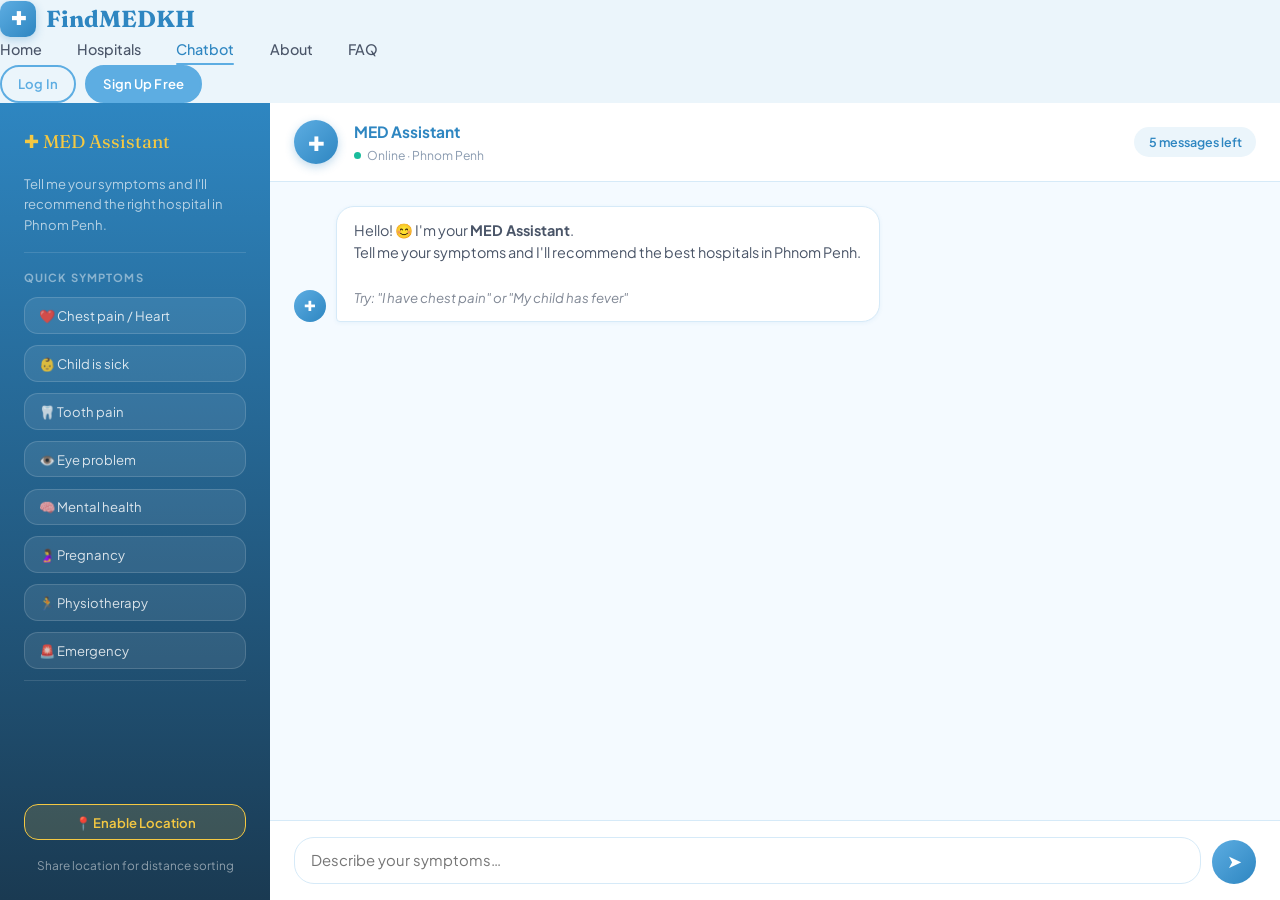
<file: frontend/pages/chatbot.html>
<!DOCTYPE html>
<html lang="en">
<head>
  <meta charset="UTF-8"/><meta name="viewport" content="width=device-width,initial-scale=1.0"/>
  <title>MED Chatbot – FindMEDKH</title>
  <link rel="stylesheet" href="../assets/css/shared.css"/>
  <style>
    /* ═══════════════════════════════════════════════════════════════
       PAGE STYLES: chatbot.html
       TO CUSTOMIZE:
       • Sidebar background: edit background: var(--sky-dark) in .chat-sidebar
       • Chat bubble colors: edit .bubble.bot and .bubble.user colors
       • Bot avatar icon: change the ✚ character in .bot-av
       • Input area: edit .chat-input-area styles
       • Quick buttons: edit .quick-btn styles and buttons in HTML
    ═══════════════════════════════════════════════════════════════ */
    body { display:flex; flex-direction:column; height:100vh; overflow:hidden; }
    #navbar { flex-shrink:0; }
    .chat-layout { display:flex; flex:1; overflow:hidden; }

    /* ── LEFT SIDEBAR ── */
    /* TO CHANGE SIDEBAR COLOR: edit background here */
    .chat-sidebar {
      width:270px; flex-shrink:0; overflow-y:auto; padding:1.5rem;
      display:flex; flex-direction:column; gap:.7rem;
      background: linear-gradient(180deg, var(--sky-dark), var(--navy));
      color:var(--white);
    }
    .sidebar-logo { font-family:'Fraunces',serif; font-size:1.15rem; color:var(--gold); display:flex; align-items:center; gap:.5rem; margin-bottom:.3rem; }
    .sidebar-desc { font-size:.82rem; opacity:.65; line-height:1.55; margin-bottom:.4rem; }
    .sidebar-divider { border:none; border-top:1px solid rgba(255,255,255,.12); }
    .sidebar-label { font-size:.7rem; font-weight:700; letter-spacing:.1em; text-transform:uppercase; opacity:.45; margin-top:.2rem; }
    /* Quick symptom buttons in sidebar */
    .quick-btn {
      background:rgba(255,255,255,.08); border:1px solid rgba(255,255,255,.15);
      color:rgba(255,255,255,.82); border-radius:var(--r-md); padding:.55rem .85rem;
      text-align:left; cursor:pointer; font-family:'Plus Jakarta Sans',sans-serif;
      font-size:.82rem; transition:all var(--t); width:100%;
    }
    .quick-btn:hover { background:rgba(255,255,255,.18); color:var(--white); }
    /* GPS location toggle at bottom of sidebar */
    .loc-toggle {
      margin-top:auto; background:rgba(244,200,66,.15); border:1px solid var(--gold);
      color:var(--gold); border-radius:var(--r-md); padding:.55rem .85rem;
      cursor:pointer; font-family:'Plus Jakarta Sans',sans-serif; font-size:.82rem;
      width:100%; transition:all var(--t); font-weight:600;
    }
    .loc-toggle.active { background:rgba(244,200,66,.3); }
    .loc-info { font-size:.74rem; opacity:.5; text-align:center; margin-top:.3rem; }

    /* ── MAIN CHAT AREA ── */
    .chat-main { flex:1; display:flex; flex-direction:column; overflow:hidden; background:var(--sky-xpale); }

    /* Chat header bar */
    .chat-header {
      background:var(--white); border-bottom:1px solid var(--border);
      padding:1rem 1.5rem; display:flex; align-items:center; gap:1rem; flex-shrink:0;
    }
    /* Bot avatar circle — TO CHANGE ICON: change ✚ text and background */
    .bot-av {
      width:44px; height:44px; border-radius:50%;
      background:linear-gradient(135deg,var(--sky),var(--sky-dark));
      display:flex; align-items:center; justify-content:center;
      color:var(--white); font-size:1.25rem; flex-shrink:0;
      box-shadow:0 3px 10px rgba(46,134,193,.3);
    }
    .bot-name { font-weight:700; color:var(--sky-dark); font-size:.97rem; }
    .bot-status { font-size:.76rem; color:var(--ink-muted); display:flex; align-items:center; gap:.35rem; }
    /* Green pulsing dot */
    .status-dot { width:7px; height:7px; border-radius:50%; background:var(--mint); animation:blink 2s infinite; }
    @keyframes blink { 0%,100%{opacity:1} 50%{opacity:.3} }
    /* Message counter in header */
    .msg-counter { margin-left:auto; background:var(--sky-pale); border-radius:50px; padding:.3rem .9rem; font-size:.78rem; font-weight:600; color:var(--sky-dark); }
    .msg-counter.warn { background:#fff3cd; color:#856404; }

    /* ── MESSAGES AREA ── */
    .chat-messages { flex:1; overflow-y:auto; padding:1.5rem; display:flex; flex-direction:column; gap:1.2rem; }
    .chat-messages::-webkit-scrollbar { width:4px; }
    .chat-messages::-webkit-scrollbar-thumb { background:var(--sky-light); border-radius:2px; }

    /* Message row */
    .msg-row { display:flex; gap:.6rem; align-items:flex-end; animation:msgIn .25s ease; }
    .msg-row.user { flex-direction:row-reverse; }
    @keyframes msgIn { from{opacity:0;transform:translateY(8px)} to{opacity:1;transform:translateY(0)} }

    /* Avatar circle next to each message */
    .msg-av { width:32px; height:32px; border-radius:50%; display:flex; align-items:center; justify-content:center; font-size:.9rem; flex-shrink:0; }
    .msg-row.bot  .msg-av { background:linear-gradient(135deg,var(--sky),var(--sky-dark)); color:var(--white); }
    .msg-row.user .msg-av { background:var(--coral); color:var(--white); }

    /* Chat bubble styles */
    .bubble { max-width:70%; padding:.75rem 1.1rem; border-radius:18px; font-size:.9rem; line-height:1.55; }
    /* Bot bubble: white card */
    .msg-row.bot  .bubble { background:var(--white); border:1px solid var(--border); border-bottom-left-radius:4px; box-shadow:var(--shadow-xs); color:var(--ink-mid); }
    /* User bubble: blue */
    .msg-row.user .bubble { background:linear-gradient(135deg,var(--sky),var(--sky-dark)); color:var(--white); border-bottom-right-radius:4px; }

    /* Hospital mini-cards inside bot bubble */
    .chat-hosp-cards { display:flex; flex-direction:column; gap:.6rem; margin-top:.75rem; }
    .chat-hcard { background:var(--sky-xpale); border:1px solid var(--border); border-radius:var(--r-md); overflow:hidden; }
    /* Photo in chat hospital card */
    .chat-hcard-photo { height:90px; overflow:hidden; background:linear-gradient(135deg,var(--sky-pale),var(--sky-light)); }
    .chat-hcard-photo img { width:100%; height:100%; object-fit:cover; }
    .chat-hcard-body { padding:.7rem .9rem; }
    .cha-top { display:flex; justify-content:space-between; align-items:flex-start; gap:.5rem; margin-bottom:.4rem; }
    .cha-name { font-weight:700; font-size:.88rem; color:var(--sky-dark); }
    .cha-meta { font-size:.77rem; color:var(--ink-muted); display:flex; flex-direction:column; gap:.2rem; }
    .cha-meta span { display:flex; align-items:center; gap:.3rem; }
    .cha-meta a { color:var(--sky-dark); }
    .cha-dist { display:inline-flex; align-items:center; gap:.25rem; background:var(--sky-pale); color:var(--sky-dark); font-size:.72rem; font-weight:700; padding:.2rem .55rem; border-radius:50px; margin-top:.35rem; }

    /* Typing animation (3 dots) */
    .typing-dots { display:flex; gap:5px; padding:.35rem .2rem; }
    .typing-dots span { width:8px; height:8px; background:var(--sky-light); border-radius:50%; animation:tdot 1.2s infinite; }
    .typing-dots span:nth-child(2){animation-delay:.2s;}
    .typing-dots span:nth-child(3){animation-delay:.4s;}
    @keyframes tdot{0%,60%,100%{transform:translateY(0)}30%{transform:translateY(-7px)}}

    /* ── INPUT AREA ── */
    .chat-input-area { background:var(--white); border-top:1px solid var(--border); padding:1rem 1.5rem; flex-shrink:0; }
    .input-row { display:flex; gap:.7rem; align-items:flex-end; }
    .input-row textarea {
      flex:1; padding:.72rem 1rem; border:1.5px solid var(--border); border-radius:var(--r-lg);
      font-family:'Plus Jakarta Sans',sans-serif; font-size:.93rem; resize:none;
      outline:none; min-height:44px; max-height:120px; line-height:1.5; transition:border-color var(--t);
    }
    .input-row textarea:focus { border-color:var(--sky); }
    /* Send button — TO CHANGE COLOR: edit background */
    .send-btn {
      width:44px; height:44px; border-radius:50%;
      background:linear-gradient(135deg,var(--sky),var(--sky-dark));
      border:none; color:var(--white); cursor:pointer;
      display:flex; align-items:center; justify-content:center;
      flex-shrink:0; transition:all var(--t); font-size:1.1rem;
    }
    .send-btn:hover { transform:scale(1.08); box-shadow:var(--shadow-sm); }
    .send-btn:disabled { opacity:.4; transform:none; cursor:not-allowed; }
    /* Limit reached banner */
    .limit-banner { background:linear-gradient(135deg,#fff8e1,#fff0c2); border:1px solid var(--gold); border-radius:var(--r-md); padding:1rem; display:flex; gap:.75rem; }
    .limit-banner .lb-icon { font-size:1.5rem; flex-shrink:0; }
    .limit-banner strong { color:#7D6608; display:block; margin-bottom:.25rem; }
    .limit-banner .lb-actions { display:flex; gap:.5rem; margin-top:.6rem; flex-wrap:wrap; }

    /* ── RESPONSIVE ── */
    @media(max-width:800px) { .chat-sidebar{display:none;} }
  </style>
</head>
<body>
  <div id="navbar"></div>
  <div class="chat-layout">

    <!-- ── SIDEBAR ─────────────────────────────────────────────────────────
         TO CHANGE QUICK BUTTONS: edit .quick-btn text and onclick message
         TO ADD A BUTTON: copy a .quick-btn line and change content
    ──────────────────────────────────────────────────────────────────────── -->
    <aside class="chat-sidebar">
      <div class="sidebar-logo">✚ MED Assistant</div>
      <p class="sidebar-desc">Tell me your symptoms and I'll recommend the right hospital in Phnom Penh.</p>
      <hr class="sidebar-divider"/>
      <div class="sidebar-label">Quick Symptoms</div>
      <!-- TO CHANGE BUTTON TEXT/MESSAGE: edit text and onclick string -->
      <button class="quick-btn" onclick="fillInput('I have chest pain')">❤️ Chest pain / Heart</button>
      <button class="quick-btn" onclick="fillInput('My child has fever')">👶 Child is sick</button>
      <button class="quick-btn" onclick="fillInput('tooth pain dentist')">🦷 Tooth pain</button>
      <button class="quick-btn" onclick="fillInput('eye problem blurry vision')">👁️ Eye problem</button>
      <button class="quick-btn" onclick="fillInput('I feel depressed anxious')">🧠 Mental health</button>
      <button class="quick-btn" onclick="fillInput('I am pregnant maternity')">🤰 Pregnancy</button>
      <button class="quick-btn" onclick="fillInput('muscle pain physiotherapy rehab')">🏃 Physiotherapy</button>
      <button class="quick-btn" onclick="fillInput('emergency accident urgent')">🚨 Emergency</button>
      <hr class="sidebar-divider"/>
      <!-- GPS button -->
      <button class="loc-toggle" id="locToggle" onclick="toggleLoc()">📍 Enable Location</button>
      <div class="loc-info" id="locInfo">Share location for distance sorting</div>
    </aside>

    <!-- ── MAIN CHAT ── -->
    <div class="chat-main">
      <!-- Chat header bar -->
      <div class="chat-header">
        <div class="bot-av">✚</div>
        <div>
          <div class="bot-name">MED Assistant</div>
          <div class="bot-status"><span class="status-dot"></span> Online · Phnom Penh</div>
        </div>
        <div class="msg-counter" id="msgCounter">5 messages left</div>
      </div>

      <!-- Messages area — messages injected here by JavaScript -->
      <div class="chat-messages" id="chatMessages"></div>

      <!-- Input area -->
      <div class="chat-input-area">
        <div class="input-row">
          <!-- Press Enter to send, Shift+Enter for new line -->
          <textarea id="chatInput"
            placeholder="Describe your symptoms…" rows="1"
            onkeydown="if(event.key==='Enter'&&!event.shiftKey){event.preventDefault();sendMsg();}"
            oninput="autoResize(this)"></textarea>
          <button class="send-btn" id="sendBtn" onclick="sendMsg()" title="Send message">➤</button>
        </div>
      </div>
    </div>
  </div>

  <script src="../assets/js/shared.js"></script>
  <script>
    renderNavbar('chatbot');

    /* State */
    const sessionId = getSessionId();
    const user = getUser();
    let userLat = null, userLon = null;
    let msgCount = 0;
    const GUEST_LIMIT = 5;  /* TO CHANGE LIMIT: edit backend .env GUEST_MAX_MESSAGES */

    /* ── Hospital photos for chat cards ── */
    /* Same photo map pattern as hospitals.html */
    function getChatPhoto(name) {
      const n = name.toLowerCase();
      if (n.includes('dental') || n.includes('teeth')) return 'https://images.unsplash.com/photo-1606811841689-23dfddce3e66?w=300&h=90&fit=crop&q=80';
      if (n.includes('eye')) return 'https://images.unsplash.com/photo-1508193638397-1c4234db14d8?w=300&h=90&fit=crop&q=80';
      if (n.includes('child') || n.includes('pediatric') || n.includes('kantha')) return 'https://images.unsplash.com/photo-1576091160550-2173dba999ef?w=300&h=90&fit=crop&q=80';
      if (n.includes('mental') || n.includes('psych')) return 'https://images.unsplash.com/photo-1573496359142-b8d87734a5a2?w=300&h=90&fit=crop&q=80';
      if (n.includes('physio') || n.includes('rehab')) return 'https://images.unsplash.com/photo-1571019614242-c5c5dee9f50b?w=300&h=90&fit=crop&q=80';
      return 'https://images.unsplash.com/photo-1538108149393-fbbd81895907?w=300&h=90&fit=crop&q=80';
    }

    /* Auto-resize textarea as user types */
    function autoResize(el) {
      el.style.height = 'auto';
      el.style.height = Math.min(el.scrollHeight, 120) + 'px';
    }

    /* Update the message counter display */
    function updateCounter() {
      const el = document.getElementById('msgCounter');
      if (user) { el.textContent = '∞ messages'; el.className = 'msg-counter'; return; }
      const left = Math.max(GUEST_LIMIT - msgCount, 0);
      el.textContent = `${left} message${left===1?'':'s'} left`;
      el.className = 'msg-counter' + (left <= 2 ? ' warn' : '');
    }

    /* Add a message bubble to the chat */
    function addMsg(sender, html, scroll = true) {
      const row = document.createElement('div');
      row.className = `msg-row ${sender}`;
      const av = sender === 'bot' ? '✚' : (user ? user.full_name[0].toUpperCase() : '👤');
      row.innerHTML = `<div class="msg-av">${av}</div><div class="bubble">${html}</div>`;
      document.getElementById('chatMessages').appendChild(row);
      if (scroll) scrollBottom();
    }

    /* Show/hide typing indicator (3 bouncing dots) */
    function showTyping() {
      const row = document.createElement('div');
      row.className = 'msg-row bot'; row.id = 'typingRow';
      row.innerHTML = `<div class="msg-av">✚</div><div class="bubble"><div class="typing-dots"><span></span><span></span><span></span></div></div>`;
      document.getElementById('chatMessages').appendChild(row);
      scrollBottom();
    }
    function removeTyping() { document.getElementById('typingRow')?.remove(); }
    function scrollBottom() { const el = document.getElementById('chatMessages'); el.scrollTop = el.scrollHeight; }

    /* Render hospital recommendation cards inside a bot message */
    function renderHospCards(hospitals) {
      if (!hospitals.length) return '';
      return `<div class="chat-hosp-cards">${hospitals.map(h => `
        <div class="chat-hcard">
          <div class="chat-hcard-photo">
            <img src="${getChatPhoto(h.name)}" alt="${esc(h.name)}" loading="lazy"
              onerror="this.parentElement.style.background='var(--sky-pale)'" />
          </div>
          <div class="chat-hcard-body">
            <div class="cha-top">
              <span class="cha-name">${esc(h.name)}</span>
              <span class="badge badge-${h.hospital_type}" style="font-size:.68rem">${h.hospital_type}</span>
            </div>
            <div class="cha-meta">
              ${h.address    ? `<span>📍 ${esc(h.address)}</span>` : ''}
              ${h.phone      ? `<span>📞 ${esc(h.phone)}</span>` : ''}
              ${h.opening_hours ? `<span>🕐 ${esc(h.opening_hours)}</span>` : ''}
              ${h.website    ? `<span>🌐 <a href="${esc(h.website)}" target="_blank" rel="noopener">Website</a></span>` : ''}
            </div>
            ${h.distance_km != null ? `<span class="cha-dist">📍 ${h.distance_km} km away</span>` : ''}
          </div>
        </div>`).join('')}</div>`;
    }

    /* ── SEND MESSAGE ─────────────────────────────────────────────────── */
    async function sendMsg() {
      const ta = document.getElementById('chatInput');
      const msg = ta.value.trim();
      if (!msg) return;

      ta.value = ''; autoResize(ta);
      document.getElementById('sendBtn').disabled = true;
      addMsg('user', esc(msg));
      showTyping();

      try {
        /* POST to /chat endpoint */
        const data = await apiFetch('/chat', {
          method: 'POST',
          body: JSON.stringify({
            session_id: sessionId,
            message:    msg,
            user_id:    user?.user_id || null,
            latitude:   userLat,
            longitude:  userLon,
          })
        });
        removeTyping();
        msgCount = data.message_count;
        updateCounter();

        if (data.limit_reached) {
          /* Show login prompt when guest hits limit */
          addMsg('bot', `<div class="limit-banner">
            <span class="lb-icon">🔒</span>
            <div>
              <strong>Guest limit reached</strong>
              You've used all 5 free messages.
              <div class="lb-actions">
                <a href="login.html" class="btn btn-primary btn-sm">Log In</a>
                <a href="signup.html" class="btn btn-outline btn-sm">Register Free</a>
              </div>
            </div>
          </div>`);
          document.getElementById('chatInput').disabled = true;
          document.getElementById('sendBtn').disabled = true;
          return;
        }

        /* Show bot response + hospital cards */
        addMsg('bot', esc(data.response_text) + renderHospCards(data.hospitals));
      } catch(e) {
        removeTyping();
        addMsg('bot', '⚠️ Cannot connect to server. Make sure the backend is running on port 8000.');
      }
      document.getElementById('sendBtn').disabled = false;
    }

    /* Fill input from sidebar quick buttons */
    function fillInput(text) {
      const ta = document.getElementById('chatInput');
      ta.value = text; autoResize(ta); ta.focus();
    }

    /* Toggle GPS location */
    function toggleLoc() {
      if (userLat) {
        userLat = userLon = null;
        document.getElementById('locToggle').textContent = '📍 Enable Location';
        document.getElementById('locToggle').classList.remove('active');
        document.getElementById('locInfo').textContent = 'Share location for distance sorting';
      } else {
        navigator.geolocation?.getCurrentPosition(
          pos => {
            userLat = pos.coords.latitude; userLon = pos.coords.longitude;
            document.getElementById('locToggle').textContent = '✅ Location Active';
            document.getElementById('locToggle').classList.add('active');
            document.getElementById('locInfo').textContent = `${userLat.toFixed(4)}, ${userLon.toFixed(4)}`;
            addMsg('bot', '📍 Location received! Hospitals will now be sorted by distance from you.');
          },
          () => toast('Could not get location', 'error')
        );
      }
    }

    /* Load previous chat history */
    async function loadHistory() {
      try {
        const data = await apiFetch(`/chat/history/${sessionId}`);
        data.messages.forEach(m => {
          if (m.sender === 'user') addMsg('user', esc(m.message), false);
          else addMsg('bot', esc(m.message), false);
        });
        msgCount = Math.floor(data.messages.length / 2);
        updateCounter(); scrollBottom();
      } catch(e) { /* Silently fail — history just won't load */ }
    }

    /* Initialize */
    updateCounter();
    /* Welcome message — TO CHANGE: edit this string */
    addMsg('bot', 'Hello! 😊 I\'m your <strong>MED Assistant</strong>.<br/>Tell me your symptoms and I\'ll recommend the best hospitals in Phnom Penh.<br/><br/><em style="font-size:.83rem;opacity:.7">Try: "I have chest pain" or "My child has fever"</em>');
    loadHistory();

    /* Handle pre-filled message from specialty chips on home page */
    const prefill = localStorage.getItem('fmkh_prefill');
    if (prefill) { localStorage.removeItem('fmkh_prefill'); setTimeout(() => fillInput(prefill), 500); }
  </script>
</body>
</html>
</file>
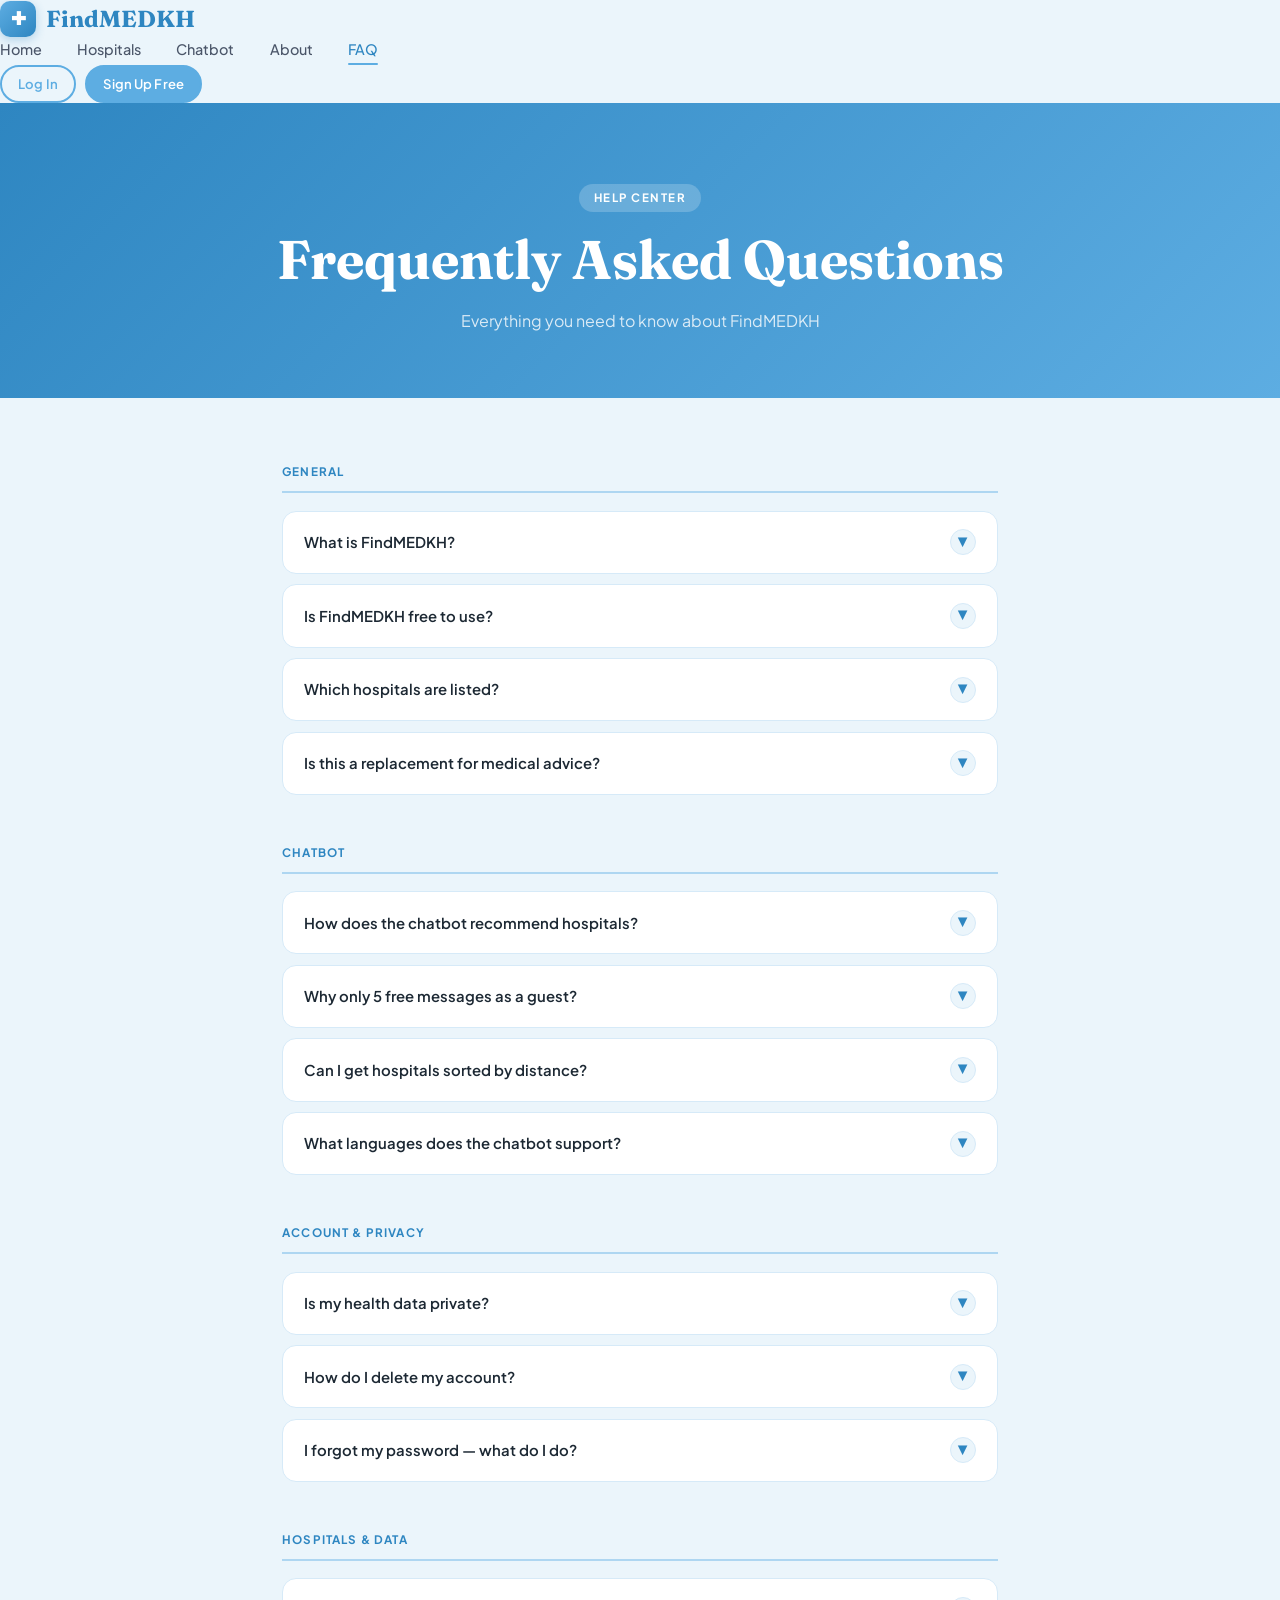
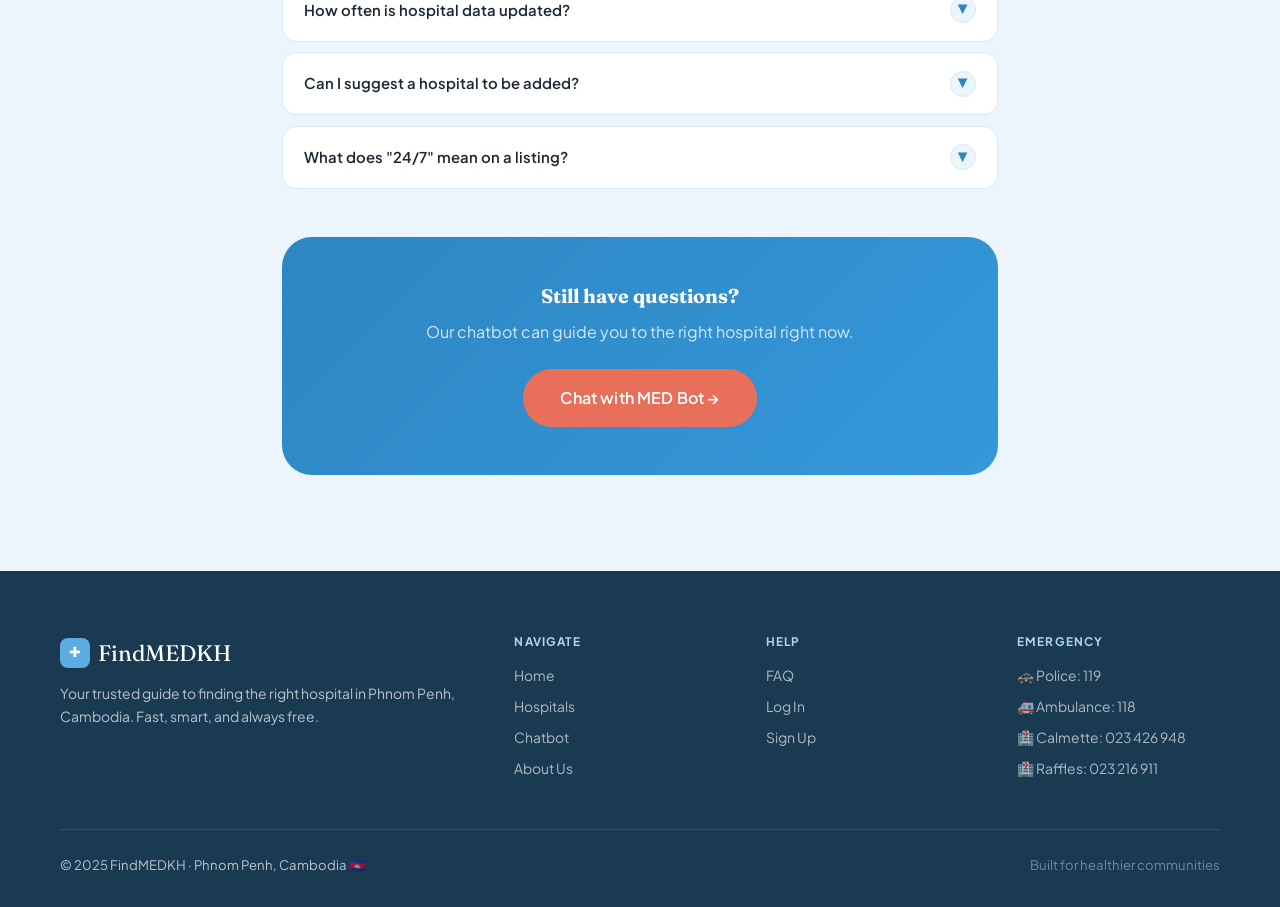
<file: frontend/pages/faq.html>
<!DOCTYPE html>
<html lang="en">
<head>
  <meta charset="UTF-8"/><meta name="viewport" content="width=device-width,initial-scale=1.0"/>
  <title>FAQ – FindMEDKH</title>
  <link rel="stylesheet" href="../assets/css/shared.css"/>
  <style>
    /* ═══ faq.html styles ═══
       TO ADD A FAQ ITEM: copy a .faq-item block and edit q/a text.
       TO ADD A CATEGORY: copy a .faq-category block.
    ═══ */
    .page-hero { background:linear-gradient(135deg,var(--sky-dark),var(--sky)); color:var(--white); padding:5rem 4rem 4rem; text-align:center; }
    .page-hero h1 { color:var(--white); margin-bottom:1rem; }
    .page-hero p { opacity:.8; max-width:480px; margin:0 auto; }
    .faq-section { max-width:780px; margin:0 auto; padding:4rem 2rem 6rem; }
    /* Category label — TO CHANGE COLOR: edit color:var(--sky) */
    .faq-cat-title { font-size:.73rem; font-weight:700; letter-spacing:.1em; text-transform:uppercase; color:var(--sky-dark); border-bottom:2px solid var(--sky-light); padding-bottom:.6rem; margin-bottom:1.1rem; }
    .faq-category { margin-bottom:3rem; }
    /* FAQ accordion item */
    .faq-item { border:1px solid var(--border); border-radius:var(--r-md); margin-bottom:.65rem; background:var(--white); overflow:hidden; transition:box-shadow var(--t); }
    .faq-item:hover { box-shadow:var(--shadow-sm); }
    .faq-item.open  { border-color:var(--sky-light); box-shadow:var(--shadow-sm); }
    .faq-q { display:flex; justify-content:space-between; align-items:center; padding:1.1rem 1.3rem; cursor:pointer; gap:1rem; }
    .faq-q span:first-child { font-weight:600; font-size:.93rem; color:var(--ink); }
    /* Chevron icon — rotates when open */
    .faq-chevron { flex-shrink:0; width:26px; height:26px; border-radius:50%; background:var(--sky-pale); display:flex; align-items:center; justify-content:center; font-size:.8rem; transition:all var(--t); color:var(--sky-dark); border:1px solid var(--border); }
    .faq-item.open .faq-chevron { background:var(--sky); color:var(--white); border-color:var(--sky); transform:rotate(180deg); }
    /* Collapsible answer — max-height animation trick */
    .faq-a { max-height:0; overflow:hidden; transition:max-height .35s ease; }
    .faq-item.open .faq-a { max-height:600px; }
    .faq-a-inner { padding:.2rem 1.3rem 1.2rem; color:var(--ink-muted); font-size:.9rem; line-height:1.8; border-top:1px solid var(--border); padding-top:.9rem; }
    .faq-a-inner a { color:var(--sky-dark); font-weight:500; }
    .faq-a-inner strong { color:var(--ink); }
    /* Bottom CTA */
    .still-help { background:linear-gradient(135deg,var(--sky-dark),var(--sky-mid)); border-radius:var(--r-xl); padding:3rem; text-align:center; color:var(--white); margin-top:3rem; }
    .still-help h3 { color:var(--white); margin-bottom:.65rem; }
    .still-help p { opacity:.8; margin-bottom:1.5rem; }
    @media(max-width:700px) { .page-hero{padding:3.5rem 1.5rem;} }
  </style>
</head>
<body>
  <div id="navbar"></div>
  <div class="page-hero">
    <span class="section-label" style="background:rgba(255,255,255,.2);color:var(--white)">Help Center</span>
    <h1>Frequently Asked Questions</h1>
    <p>Everything you need to know about FindMEDKH</p>
  </div>

  <div class="faq-section">
    <!-- ── CATEGORY 1 ── TO CHANGE CATEGORY TITLE: edit faq-cat-title -->
    <div class="faq-category">
      <div class="faq-cat-title">General</div>
      <!-- TO ADD FAQ: copy this .faq-item block and edit the question and answer -->
      <div class="faq-item"><div class="faq-q" onclick="toggle(this)"><span>What is FindMEDKH?</span><span class="faq-chevron">▼</span></div><div class="faq-a"><div class="faq-a-inner">FindMEDKH is a hospital recommendation platform for Phnom Penh, Cambodia. Describe your symptoms in plain language, and our chatbot matches you to the right medical specialty and recommends the nearest hospitals instantly.</div></div></div>
      <div class="faq-item"><div class="faq-q" onclick="toggle(this)"><span>Is FindMEDKH free to use?</span><span class="faq-chevron">▼</span></div><div class="faq-a"><div class="faq-a-inner">Yes — completely free. Guest users get <strong>5 free chatbot messages</strong>. Simply <a href="signup.html">create a free account</a> for unlimited access. We never charge for basic hospital search.</div></div></div>
      <div class="faq-item"><div class="faq-q" onclick="toggle(this)"><span>Which hospitals are listed?</span><span class="faq-chevron">▼</span></div><div class="faq-a"><div class="faq-a-inner">Over 60 public and private hospitals and clinics in Phnom Penh — including Calmette, Sunrise Japan Hospital, all Kantha Bopha children's hospitals, and many specialist clinics for dental, eye, mental health, and physiotherapy care.</div></div></div>
      <div class="faq-item"><div class="faq-q" onclick="toggle(this)"><span>Is this a replacement for medical advice?</span><span class="faq-chevron">▼</span></div><div class="faq-a"><div class="faq-a-inner"><strong>No.</strong> FindMEDKH is a hospital finder — not a medical diagnosis tool. Always consult a qualified doctor for medical advice. In an emergency, call <strong>118 (ambulance)</strong> or go directly to the nearest ER.</div></div></div>
    </div>

    <div class="faq-category">
      <div class="faq-cat-title">Chatbot</div>
      <div class="faq-item"><div class="faq-q" onclick="toggle(this)"><span>How does the chatbot recommend hospitals?</span><span class="faq-chevron">▼</span></div><div class="faq-a"><div class="faq-a-inner">The chatbot uses <strong>keyword-based intent detection</strong> — no heavy AI required. It tokenizes your message, scores keywords against known medical categories, picks the best specialty, and queries our database for matching hospitals sorted by GPS distance.</div></div></div>
      <div class="faq-item"><div class="faq-q" onclick="toggle(this)"><span>Why only 5 free messages as a guest?</span><span class="faq-chevron">▼</span></div><div class="faq-a"><div class="faq-a-inner">Guest sessions are temporary. Registering a free account removes this limit entirely and lets us save your chat history so you can continue conversations later.</div></div></div>
      <div class="faq-item"><div class="faq-q" onclick="toggle(this)"><span>Can I get hospitals sorted by distance?</span><span class="faq-chevron">▼</span></div><div class="faq-a"><div class="faq-a-inner">Yes! Click the <strong>"Enable Location"</strong> button in the chatbot sidebar and allow location access. Hospitals will immediately be sorted nearest-first using GPS coordinates.</div></div></div>
      <div class="faq-item"><div class="faq-q" onclick="toggle(this)"><span>What languages does the chatbot support?</span><span class="faq-chevron">▼</span></div><div class="faq-a"><div class="faq-a-inner">Currently <strong>English only</strong>. Khmer language support is planned for a future release.</div></div></div>
    </div>

    <div class="faq-category">
      <div class="faq-cat-title">Account & Privacy</div>
      <div class="faq-item"><div class="faq-q" onclick="toggle(this)"><span>Is my health data private?</span><span class="faq-chevron">▼</span></div><div class="faq-a"><div class="faq-a-inner">Yes. Chat messages are only stored when you're logged in, and only you can view your history. We do not sell, share, or monetize any user data. Passwords are securely hashed with bcrypt.</div></div></div>
      <div class="faq-item"><div class="faq-q" onclick="toggle(this)"><span>How do I delete my account?</span><span class="faq-chevron">▼</span></div><div class="faq-a"><div class="faq-a-inner">Currently an admin can delete accounts. Self-service account deletion is on our roadmap.</div></div></div>
      <div class="faq-item"><div class="faq-q" onclick="toggle(this)"><span>I forgot my password — what do I do?</span><span class="faq-chevron">▼</span></div><div class="faq-a"><div class="faq-a-inner">Password reset via email is on our roadmap. For now, please register a new account. We apologize for the inconvenience.</div></div></div>
    </div>

    <div class="faq-category">
      <div class="faq-cat-title">Hospitals & Data</div>
      <div class="faq-item"><div class="faq-q" onclick="toggle(this)"><span>How often is hospital data updated?</span><span class="faq-chevron">▼</span></div><div class="faq-a"><div class="faq-a-inner">Our admin team reviews and updates hospital data regularly. If you notice incorrect information, please contact us so we can fix it promptly.</div></div></div>
      <div class="faq-item"><div class="faq-q" onclick="toggle(this)"><span>Can I suggest a hospital to be added?</span><span class="faq-chevron">▼</span></div><div class="faq-a"><div class="faq-a-inner">Absolutely. Reach out to our admin team and we'll review the request. We're actively expanding our database.</div></div></div>
      <div class="faq-item"><div class="faq-q" onclick="toggle(this)"><span>What does "24/7" mean on a listing?</span><span class="faq-chevron">▼</span></div><div class="faq-a"><div class="faq-a-inner">It means the hospital has 24-hour emergency services available. Always call ahead to confirm for non-emergency care as staffing can vary.</div></div></div>
    </div>

    <!-- Bottom CTA — TO CHANGE: edit h3 and p text -->
    <div class="still-help">
      <h3>Still have questions?</h3>
      <p>Our chatbot can guide you to the right hospital right now.</p>
      <a href="chatbot.html" class="btn btn-coral btn-lg">Chat with MED Bot →</a>
    </div>
  </div>

  <footer class="footer"><div id="footer"></div></footer>
  <div id="toast"></div>
  <script src="../assets/js/shared.js"></script>
  <script>
    renderNavbar('faq'); renderFooter();
    /* Accordion toggle — clicking a question opens/closes it */
    function toggle(el) {
      const item   = el.closest('.faq-item');
      const isOpen = item.classList.contains('open');
      /* Close all open items */
      document.querySelectorAll('.faq-item.open').forEach(i => i.classList.remove('open'));
      /* Open clicked item (if it wasn't already open) */
      if (!isOpen) item.classList.add('open');
    }
  </script>
</body>
</html>
</file>
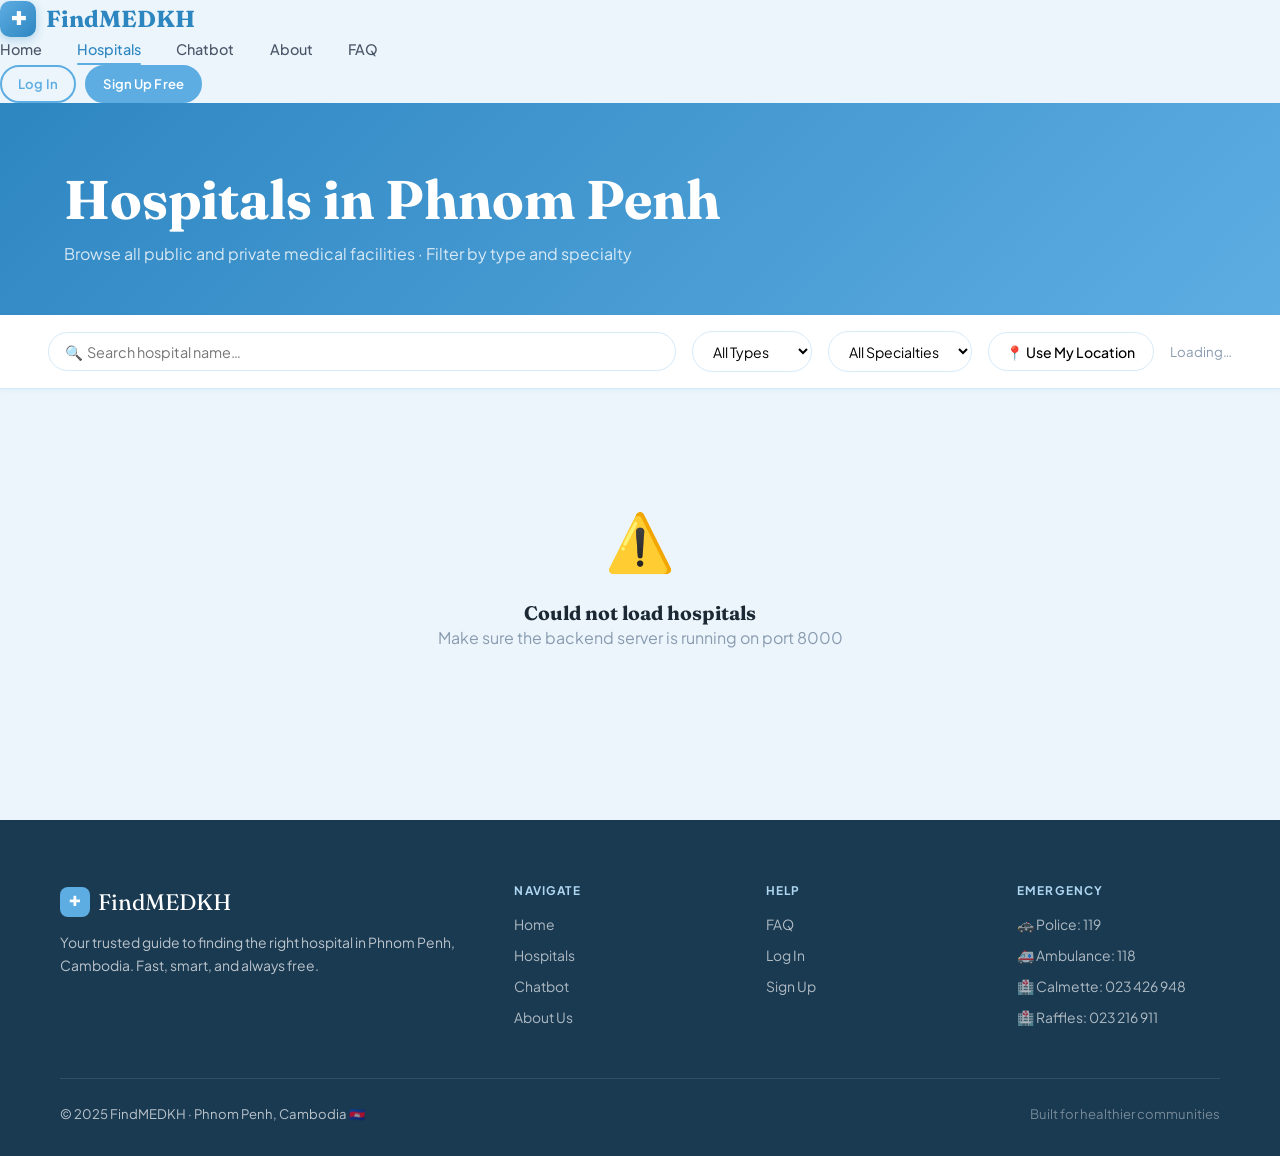
<file: frontend/pages/hospitals.html>
<!DOCTYPE html>
<html lang="en">
<head>
  <meta charset="UTF-8"/><meta name="viewport" content="width=device-width,initial-scale=1.0"/>
  <!-- TO CHANGE PAGE TITLE: edit text below -->
  <title>Hospitals – FindMEDKH</title>
  <link rel="stylesheet" href="../assets/css/shared.css"/>
  <style>
    /* ═══════════════════════════════════════════════════════════════
       PAGE STYLES: hospitals.html
       Inline here since these styles are unique to this page only.

       TO CUSTOMIZE:
       • Hero banner: edit .page-hero background gradient
       • Filter bar: edit .filters-bar position/background
       • Hospital card: edit .hosp-card padding and colors
       • Card photo height: edit .hosp-photo height (currently 180px)
       • Card columns: edit grid-template-columns in .hospitals-grid
    ═══════════════════════════════════════════════════════════════ */

    /* Page hero banner at top */
    /* TO CHANGE BANNER COLOR: edit linear-gradient colors */
    .page-hero {
      background: linear-gradient(135deg, var(--sky-dark), var(--sky));
      color: var(--white); padding: 4rem 4rem 3rem;
    }
    .page-hero h1 { color: var(--white); margin-bottom: .5rem; }
    .page-hero p  { opacity: .8; }

    /* ── FILTER BAR — sticky bar below navbar ── */
    /* TO CHANGE FILTER BAR BACKGROUND: edit background value */
    .filters-bar {
      background: var(--white); border-bottom: 1px solid var(--border);
      padding: 1rem 3rem; display: flex; align-items: center;
      gap: 1rem; flex-wrap: wrap;
      position: sticky; top: var(--navbar-h); z-index: 100;
      box-shadow: var(--shadow-xs);
    }
    /* Search input in filter bar */
    .filter-input {
      flex: 1; min-width: 200px; padding: .6rem 1rem;
      border: 1.5px solid var(--border); border-radius: var(--r-btn);
      font-family: 'Plus Jakarta Sans', sans-serif; font-size: .9rem;
      outline: none; transition: border-color var(--t);
    }
    .filter-input:focus { border-color: var(--sky); }
    /* Dropdown selects */
    .filter-select {
      padding: .6rem 1rem; border: 1.5px solid var(--border);
      border-radius: var(--r-btn); font-family: 'Plus Jakarta Sans', sans-serif;
      font-size: .88rem; background: var(--white); outline: none; cursor: pointer;
    }
    .filter-select:focus { border-color: var(--sky); }
    /* Location button */
    .loc-btn {
      padding: .6rem 1.1rem; border-radius: var(--r-btn);
      border: 1.5px solid var(--border); background: var(--white);
      cursor: pointer; font-family: 'Plus Jakarta Sans', sans-serif;
      font-size: .88rem; transition: all var(--t); white-space: nowrap; font-weight: 500;
    }
    .loc-btn.active { background: var(--sky); color: var(--white); border-color: var(--sky); }
    .results-count { font-size: .83rem; color: var(--ink-muted); white-space: nowrap; margin-left: auto; }

    /* ── HOSPITAL GRID ── */
    /* TO CHANGE COLUMNS: e.g. repeat(2, 1fr) for 2 columns */
    .hospitals-grid {
      display: grid; grid-template-columns: repeat(3, 1fr);
      gap: 1.5rem; padding: 2.5rem 3rem;
    }

    /* ── HOSPITAL CARD ── */
    .hosp-card {
      background: var(--white); border-radius: var(--r-lg);
      border: 1px solid var(--border); transition: all var(--t); overflow: hidden;
    }
    .hosp-card:hover {
      box-shadow: var(--shadow-md); transform: translateY(-4px);
      border-color: var(--sky-light);
    }

    /* Hospital photo — TO CHANGE HEIGHT: edit height: 180px */
    .hosp-photo {
      height: 180px; overflow: hidden; position: relative;
      background: linear-gradient(135deg, var(--sky-pale), var(--sky-light));
    }
    .hosp-photo img {
      width: 100%; height: 100%; object-fit: cover;
      transition: transform .5s ease;
    }
    .hosp-card:hover .hosp-photo img { transform: scale(1.05); }
    /* Placeholder when no photo */
    .hosp-photo-placeholder {
      width: 100%; height: 100%; display: flex; align-items: center;
      justify-content: center; font-size: 4rem; opacity: .3;
    }
    /* Type badge overlaid on photo */
    .photo-badge {
      position: absolute; top: .75rem; left: .75rem;
    }

    /* Card body */
    .hosp-body { padding: 1.2rem 1.3rem; }
    .hosp-top  { display: flex; justify-content: space-between; align-items: flex-start; margin-bottom: .7rem; gap: .5rem; }
    .hosp-name {
      font-family: 'Fraunces', serif; font-size: 1rem;
      color: var(--sky-dark); margin-bottom: .35rem;
    }
    .hosp-desc {
      font-size: .83rem; color: var(--ink-muted); margin-bottom: .85rem;
      display: -webkit-box; -webkit-line-clamp: 2; -webkit-box-orient: vertical; overflow: hidden;
    }
    /* Info rows (address, phone, hours) */
    .hosp-info   { display: flex; flex-direction: column; gap: .3rem; font-size: .81rem; color: var(--ink-muted); margin-bottom: .85rem; }
    .hosp-info-row { display: flex; align-items: flex-start; gap: .45rem; }
    .hosp-info-row a { color: var(--sky-dark); }
    /* Specialty tags */
    .hosp-specs  { display: flex; flex-wrap: wrap; gap: .3rem; margin-bottom: .9rem; }
    .spec-pill {
      background: rgba(93,173,226,.1); color: var(--sky-dark);
      font-size: .71rem; padding: .2rem .6rem; border-radius: 50px; font-weight: 600;
    }
    /* Card footer with distance and website link */
    .hosp-footer {
      display: flex; justify-content: space-between; align-items: center;
      padding-top: .85rem; border-top: 1px solid var(--border);
    }
    .dist-pill {
      display: inline-flex; align-items: center; gap: .25rem;
      background: var(--sky-pale); color: var(--sky-dark);
      font-size: .76rem; font-weight: 700; padding: .25rem .65rem; border-radius: 50px;
    }
    /* No results state */
    .no-results { grid-column: 1/-1; text-align: center; padding: 4rem 2rem; color: var(--ink-muted); }
    .no-results .nr-icon { font-size: 3.5rem; margin-bottom: 1rem; }

    /* ── RESPONSIVE ── */
    @media(max-width:1060px) { .hospitals-grid { grid-template-columns: 1fr 1fr; padding: 2rem 1.5rem; } .page-hero,.filters-bar { padding-left: 1.5rem; padding-right: 1.5rem; } }
    @media(max-width:640px)  { .hospitals-grid { grid-template-columns: 1fr; } }
  </style>
</head>
<body>
  <!-- NAVBAR -->
  <div id="navbar"></div>

  <!-- PAGE HERO — TO CHANGE TEXT: edit h1 and p below -->
  <div class="page-hero">
    <h1>Hospitals in Phnom Penh</h1>
    <p>Browse all public and private medical facilities · Filter by type and specialty</p>
  </div>

  <!-- ── FILTER BAR ──────────────────────────────────────────────────────
       TO ADD A NEW FILTER: add another <select> here and update loadHospitals()
  ──────────────────────────────────────────────────────────────────────── -->
  <div class="filters-bar">
    <!-- Search by name — calls loadHospitals() on each keypress -->
    <input class="filter-input" id="searchInput" placeholder="🔍  Search hospital name…" oninput="loadHospitals()" />
    <!-- Hospital type filter -->
    <select class="filter-select" id="typeFilter" onchange="loadHospitals()">
      <option value="">All Types</option>
      <option value="public">🏛 Public</option>
      <option value="private">🏥 Private</option>
    </select>
    <!-- Specialty filter — options loaded from API -->
    <select class="filter-select" id="specFilter" onchange="loadHospitals()">
      <option value="">All Specialties</option>
      <!-- Options injected by loadSpecialties() -->
    </select>
    <!-- GPS location toggle button -->
    <button class="loc-btn" id="locBtn" onclick="toggleLocation()">📍 Use My Location</button>
    <!-- Results count — updated by loadHospitals() -->
    <span class="results-count" id="resultsCount">Loading…</span>
  </div>

  <!-- ── HOSPITAL CARDS GRID ─────────────────────────────────────────────
       Cards are rendered dynamically by loadHospitals() below.
       TO CHANGE CARD LAYOUT: edit .hospitals-grid CSS above.
  ──────────────────────────────────────────────────────────────────────── -->
  <div class="hospitals-grid" id="hospitalsGrid">
    <!-- Loading skeletons (replaced by real cards after API response) -->
    <div style="height:320px;background:linear-gradient(90deg,var(--border) 25%,var(--sky-pale) 50%,var(--border) 75%);background-size:400%;animation:shimmer 1.4s infinite;border-radius:var(--r-lg)"></div>
    <div style="height:320px;background:linear-gradient(90deg,var(--border) 25%,var(--sky-pale) 50%,var(--border) 75%);background-size:400%;animation:shimmer 1.4s infinite;border-radius:var(--r-lg)"></div>
    <div style="height:320px;background:linear-gradient(90deg,var(--border) 25%,var(--sky-pale) 50%,var(--border) 75%);background-size:400%;animation:shimmer 1.4s infinite;border-radius:var(--r-lg)"></div>
  </div>
  <style>@keyframes shimmer{0%{background-position:100% 0}100%{background-position:-100% 0}}</style>

  <div style="padding-bottom:4rem"></div>

  <!-- FOOTER -->
  <footer class="footer"><div id="footer"></div></footer>
  <div id="toast"></div>

  <script src="../assets/js/shared.js"></script>
  <script>
    /* Initialize shared components */
    renderNavbar('hospitals');
    renderFooter();

    /* State: GPS coordinates (null = not enabled) */
    let userLat = null, userLon = null;

    /* ── HOSPITAL PHOTO MAP ──────────────────────────────────────────────
       ★ TO ADD YOUR OWN HOSPITAL PHOTOS:
       Add entries like: 'Exact Hospital Name': 'https://photo-url.jpg'
       You can also put images in assets/img/hospitals/ and use relative paths:
       'Hospital Name': '../assets/img/hospitals/filename.jpg'
    ─────────────────────────────────────────────────────────────────── */
    const PHOTOS = {
      'Calmette Hospital':                          'https://images.unsplash.com/photo-1586773860418-d37222d8fce3?w=500&h=200&fit=crop&q=80',
      'Khmer-Soviet Friendship Hospital':           'https://images.unsplash.com/photo-1538108149393-fbbd81895907?w=500&h=200&fit=crop&q=80',
      'National Pediatric Hospital':                'https://images.unsplash.com/photo-1576091160550-2173dba999ef?w=500&h=200&fit=crop&q=80',
      'Preah Ang Doung Hospital':                   'https://images.unsplash.com/photo-1519494026892-80bbd2d6fd0d?w=500&h=200&fit=crop&q=80',
      'Techo Santepheap National Hospital':         'https://images.unsplash.com/photo-1632833239869-a37e3a5806d2?w=500&h=200&fit=crop&q=80',
      'Kantha Bopha Children\'s Hospital I':        'https://images.unsplash.com/photo-1559000357-f6b52ddfbe37?w=500&h=200&fit=crop&q=80',
      'Cambodia-China Friendship Preah Kossamak Hospital': 'https://images.unsplash.com/photo-1551076805-e1869033e561?w=500&h=200&fit=crop&q=80',
      'Sunrise Japan Hospital Phnom Penh':          'https://images.unsplash.com/photo-1587351021759-3e566b3db4f1?w=500&h=200&fit=crop&q=80',
      'Raffles Medical Phnom Penh':                 'https://images.unsplash.com/photo-1516574187841-cb9cc2ca948b?w=500&h=200&fit=crop&q=80',
      'Cho Ray Phnom Penh Hospital':                'https://images.unsplash.com/photo-1584982751601-97dea52932d8?w=500&h=200&fit=crop&q=80',
      'Sen Sok International University Hospital':  'https://images.unsplash.com/photo-1612349317150-e413f6a5b16d?w=500&h=200&fit=crop&q=80',
      'Royal Phnom Penh Hospital':                  'https://images.unsplash.com/photo-1631217868264-e5b90bb7e133?w=500&h=200&fit=crop&q=80',
      'Roomchang Dental Hospital':                  'https://images.unsplash.com/photo-1606811841689-23dfddce3e66?w=500&h=200&fit=crop&q=80',
      'Meng Rutnin Eye Specialist':                 'https://images.unsplash.com/photo-1508193638397-1c4234db14d8?w=500&h=200&fit=crop&q=80',
      'Sombok Psychology':                          'https://images.unsplash.com/photo-1573496359142-b8d87734a5a2?w=500&h=200&fit=crop&q=80',
      'Studio On. Physiotherapy':                   'https://images.unsplash.com/photo-1571019614242-c5c5dee9f50b?w=500&h=200&fit=crop&q=80',
      'TPO Cambodia':                               'https://images.unsplash.com/photo-1573497019940-1c28c88b4f3e?w=500&h=200&fit=crop&q=80',
      'Oasis House Cambodia':                       'https://images.unsplash.com/photo-1582213782179-e0d53f98f2ca?w=500&h=200&fit=crop&q=80',
    };

    /* Resolve a photo URL for a hospital. Falls back by type keyword. */
    function getPhoto(name) {
      if (PHOTOS[name]) return PHOTOS[name];
      const n = name.toLowerCase();
      if (n.includes('dental') || n.includes('teeth')) return 'https://images.unsplash.com/photo-1606811841689-23dfddce3e66?w=500&h=200&fit=crop&q=80';
      if (n.includes('eye'))     return 'https://images.unsplash.com/photo-1508193638397-1c4234db14d8?w=500&h=200&fit=crop&q=80';
      if (n.includes('child') || n.includes('pediatric') || n.includes('kantha') || n.includes('domrey')) return 'https://images.unsplash.com/photo-1576091160550-2173dba999ef?w=500&h=200&fit=crop&q=80';
      if (n.includes('mental') || n.includes('psych') || n.includes('bright minds') || n.includes('amari')) return 'https://images.unsplash.com/photo-1573496359142-b8d87734a5a2?w=500&h=200&fit=crop&q=80';
      if (n.includes('physio') || n.includes('rehab') || n.includes('movement') || n.includes('orienda')) return 'https://images.unsplash.com/photo-1571019614242-c5c5dee9f50b?w=500&h=200&fit=crop&q=80';
      if (n.includes('maternity') || n.includes('khema') || n.includes('julie')) return 'https://images.unsplash.com/photo-1559000357-f6b52ddfbe37?w=500&h=200&fit=crop&q=80';
      if (n.includes('spa') || n.includes('samata')) return 'https://images.unsplash.com/photo-1540555700478-4be289fbecef?w=500&h=200&fit=crop&q=80';
      return 'https://images.unsplash.com/photo-1538108149393-fbbd81895907?w=500&h=200&fit=crop&q=80';
    }

    /* ── Load specialty dropdown options from API ───────────────────── */
    async function loadSpecialties() {
      try {
        const specs = await apiFetch('/hospitals/specialties');
        const sel = document.getElementById('specFilter');
        specs.forEach(s => {
          const opt = document.createElement('option');
          opt.value = s.specialty_name;
          opt.textContent = s.specialty_name;
          sel.appendChild(opt);
        });
      } catch(e) { /* Silently fail — filter just won't have specialty options */ }
    }

    /* ── Load and render hospital cards ────────────────────────────────
       Called on page load and whenever a filter changes.
       TO CHANGE HOW MANY CARDS SHOW: this shows all — add .slice(0,N) to limit.
    ─────────────────────────────────────────────────────────────────── */
    async function loadHospitals() {
      const search  = document.getElementById('searchInput').value;
      const type    = document.getElementById('typeFilter').value;
      const spec    = document.getElementById('specFilter').value;
      try {
        const params = new URLSearchParams({ search, type, specialty: spec });
        let hospitals = await apiFetch('/hospitals?' + params.toString());

        /* If GPS enabled: add distance and sort nearest first */
        if (userLat && userLon) {
          hospitals = hospitals.map(h => ({
            ...h,
            distance_km: h.latitude && h.longitude
              ? haversine(userLat, userLon, h.latitude, h.longitude)
              : null
          })).sort((a, b) => (a.distance_km || 9999) - (b.distance_km || 9999));
        }

        /* Update results counter */
        document.getElementById('resultsCount').textContent =
          `${hospitals.length} hospital${hospitals.length !== 1 ? 's' : ''} found`;

        const grid = document.getElementById('hospitalsGrid');

        if (!hospitals.length) {
          grid.innerHTML = `<div class="no-results">
            <div class="nr-icon">🏥</div>
            <h3>No hospitals found</h3>
            <p>Try adjusting your search or filters</p>
          </div>`;
          return;
        }

        /* Render each hospital as a card */
        grid.innerHTML = hospitals.map(h => `
          <div class="hosp-card">
            <!-- Hospital photo -->
            <div class="hosp-photo">
              <img
                src="${getPhoto(h.name)}"
                alt="${esc(h.name)}"
                loading="lazy"
                onerror="this.parentElement.innerHTML='<div class=hosp-photo-placeholder>🏥</div>'"
              />
              <!-- Badge overlaid on photo -->
              <div class="photo-badge">
                <span class="badge badge-${h.hospital_type}">
                  ${h.hospital_type === 'public' ? '🏛 Public' : '🏥 Private'}
                </span>
              </div>
            </div>
            <!-- Card body -->
            <div class="hosp-body">
              <!-- Hospital name and 24h badge -->
              <div class="hosp-top">
                <div>
                  <div class="hosp-name">${esc(h.name)}</div>
                </div>
                ${h.opening_hours === '24 hours' ? '<span class="badge badge-gold">24/7</span>' : ''}
              </div>
              <!-- Description -->
              <div class="hosp-desc">${esc(h.description || 'Medical facility in Phnom Penh')}</div>
              <!-- Info: address, phone, hours, website -->
              <div class="hosp-info">
                ${h.address ? `<div class="hosp-info-row">📍 <span>${esc(h.address)}</span></div>` : ''}
                ${h.phone   ? `<div class="hosp-info-row">📞 <span>${esc(h.phone)}</span></div>` : ''}
                ${h.opening_hours ? `<div class="hosp-info-row">🕐 <span>${esc(h.opening_hours)}</span></div>` : ''}
                ${h.website ? `<div class="hosp-info-row">🌐 <a href="${esc(h.website)}" target="_blank" rel="noopener">Visit Website</a></div>` : ''}
              </div>
              <!-- Specialty tags (max 4 shown) -->
              ${h.specialties?.length ? `<div class="hosp-specs">
                ${h.specialties.slice(0,4).map(s => `<span class="spec-pill">${esc(s)}</span>`).join('')}
                ${h.specialties.length > 4 ? `<span class="spec-pill">+${h.specialties.length-4}</span>` : ''}
              </div>` : ''}
              <!-- Footer: distance pill + website button -->
              <div class="hosp-footer">
                ${h.distance_km != null
                  ? `<span class="dist-pill">📍 ${h.distance_km} km away</span>`
                  : '<span></span>'}
                ${h.website
                  ? `<a href="${esc(h.website)}" target="_blank" rel="noopener" class="btn btn-outline btn-sm">Details →</a>`
                  : '<span style="font-size:.78rem;color:var(--ink-muted)">No website</span>'}
              </div>
            </div>
          </div>
        `).join('');
      } catch(e) {
        document.getElementById('hospitalsGrid').innerHTML =
          `<div class="no-results">
            <div class="nr-icon">⚠️</div>
            <h3>Could not load hospitals</h3>
            <p>Make sure the backend server is running on port 8000</p>
          </div>`;
      }
    }

    /* ── GPS Location toggle ────────────────────────────────────────── */
    function toggleLocation() {
      if (userLat) {
        /* Disable GPS */
        userLat = userLon = null;
        document.getElementById('locBtn').classList.remove('active');
        document.getElementById('locBtn').textContent = '📍 Use My Location';
        loadHospitals();
        return;
      }
      /* Request GPS permission */
      if (!navigator.geolocation) { toast('Geolocation not supported', 'error'); return; }
      navigator.geolocation.getCurrentPosition(
        pos => {
          userLat = pos.coords.latitude;
          userLon = pos.coords.longitude;
          document.getElementById('locBtn').classList.add('active');
          document.getElementById('locBtn').textContent = '✅ Location Active';
          loadHospitals();
          toast('Location enabled — sorted by distance', 'success');
        },
        () => toast('Could not get location — check browser permissions', 'error')
      );
    }

    /* Initialize page */
    loadSpecialties();
    loadHospitals();
  </script>
</body>
</html>
</file>
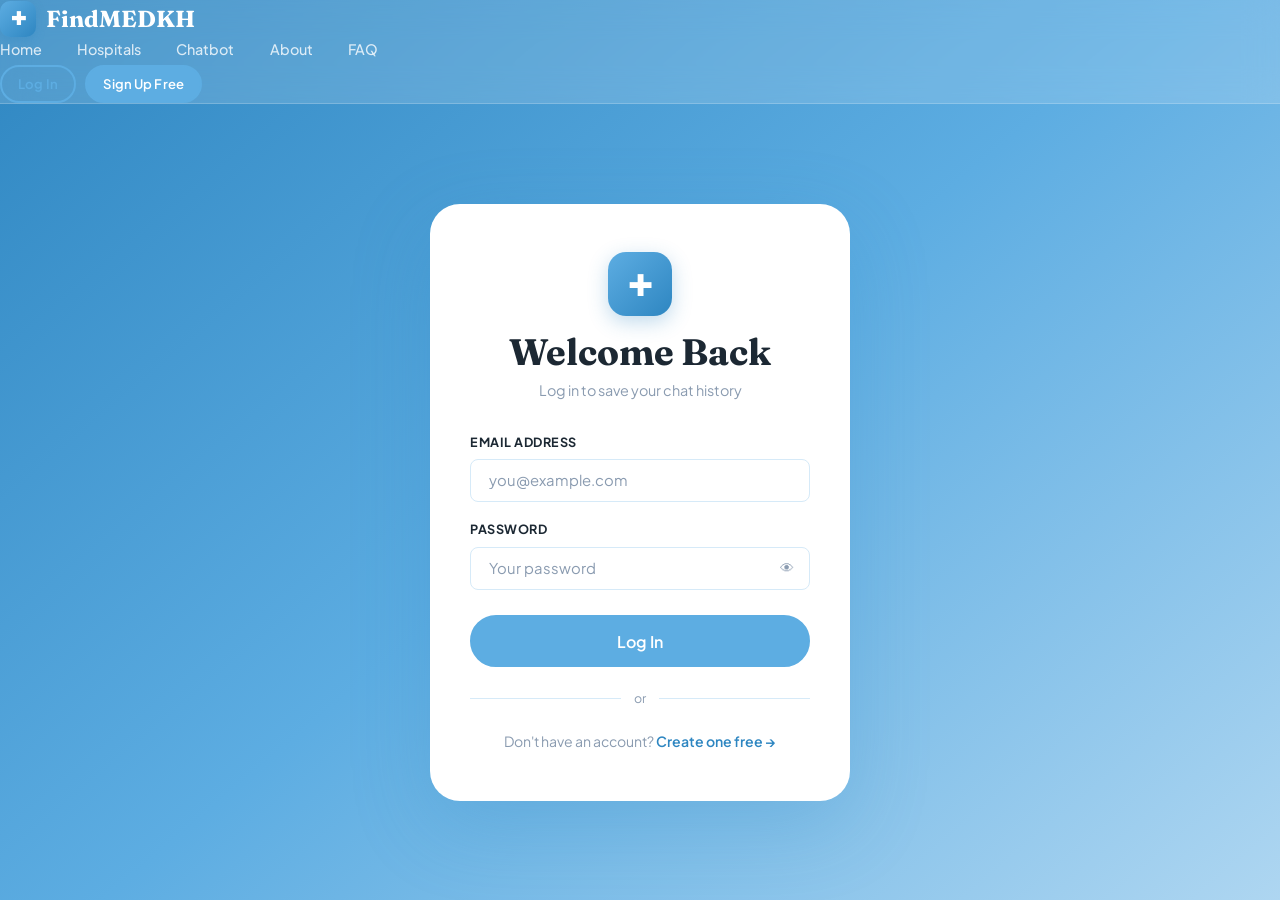
<file: frontend/pages/login.html>
<!DOCTYPE html>
<html lang="en">
<head>
  <meta charset="UTF-8"/><meta name="viewport" content="width=device-width,initial-scale=1.0"/>
  <!-- TO CHANGE PAGE TITLE: edit below -->
  <title>Log In – FindMEDKH</title>
  <link rel="stylesheet" href="../assets/css/shared.css"/>
  <style>
    /* ═══════════════════════════════════════════════════════════════
       PAGE STYLES: login.html
       TO CUSTOMIZE:
       • Page background: edit body background-image gradient
       • Card size: edit max-width: 420px in .auth-card
       • Logo: edit .logo-icon and .logo-text
    ═══════════════════════════════════════════════════════════════ */
    /* Full-page gradient background — TO CHANGE: edit gradient colors */
    body {
      display:flex; flex-direction:column; min-height:100vh;
      background: linear-gradient(140deg, var(--sky-dark) 0%, var(--sky) 50%, var(--sky-light) 100%);
    }
    /* Semi-transparent navbar on gradient bg */
    #navbar { background:rgba(255,255,255,.15); backdrop-filter:blur(16px); border-bottom:1px solid rgba(255,255,255,.2); }
    .nav-brand { color:var(--white) !important; }
    .nav-links a { color:rgba(255,255,255,.8) !important; }
    .nav-links a:hover { color:var(--white) !important; }

    /* Centered card wrapper */
    .auth-wrap { flex:1; display:flex; align-items:center; justify-content:center; padding:3rem 1.5rem; }
    /* White card — TO CHANGE SIZE: edit max-width */
    .auth-card { background:var(--white); border-radius:var(--r-xl); padding:3rem 2.5rem; width:100%; max-width:420px; box-shadow:var(--shadow-xl); }

    /* Logo section at top of card — TO CHANGE LOGO: edit .logo-icon emoji/text */
    .auth-logo { text-align:center; margin-bottom:1.8rem; }
    .logo-icon {
      width:64px; height:64px; margin:0 auto .9rem;
      background:linear-gradient(135deg, var(--sky), var(--sky-dark));
      border-radius:18px; display:flex; align-items:center;
      justify-content:center; font-size:1.9rem; color:var(--white);
      box-shadow:0 6px 20px rgba(46,134,193,.3);
    }
    .auth-logo h2 { margin-bottom:.3rem; }
    .auth-logo p  { color:var(--ink-muted); font-size:.9rem; }

    /* Password show/hide toggle inside input */
    .input-wrap { position:relative; }
    .input-wrap input { padding-right:2.8rem; }
    .show-pass { position:absolute; right:.8rem; top:50%; transform:translateY(-50%); background:none; border:none; cursor:pointer; color:var(--ink-muted); font-size:.88rem; padding:.2rem; transition:color var(--t); }
    .show-pass:hover { color:var(--sky); }

    /* Error box — shown when login fails */
    .err-box { background:var(--danger-pale); border:1px solid #F5C6C2; border-radius:var(--r-sm); padding:.7rem 1rem; font-size:.85rem; color:var(--danger); margin-bottom:1rem; display:none; }

    /* Divider line between card sections */
    .auth-divider { display:flex; align-items:center; gap:.8rem; margin:1.3rem 0; }
    .auth-divider::before,.auth-divider::after { content:''; flex:1; height:1px; background:var(--border); }
    .auth-divider span { font-size:.78rem; color:var(--ink-muted); }

    /* Link to signup page */
    .auth-switch { text-align:center; margin-top:1.2rem; font-size:.88rem; color:var(--ink-muted); }
    .auth-switch a { color:var(--sky-dark); font-weight:600; }
    .auth-switch a:hover { text-decoration:underline; }
  </style>
</head>
<body>
  <div id="navbar"></div>

  <div class="auth-wrap">
    <div class="auth-card">

      <!-- LOGO — TO CHANGE: edit emoji in .logo-icon and heading text -->
      <div class="auth-logo">
        <div class="logo-icon">✚</div>
        <!-- TO CHANGE CARD TITLE: edit h2 text -->
        <h2>Welcome Back</h2>
        <p>Log in to save your chat history</p>
      </div>

      <!-- Error message box (hidden by default) -->
      <div class="err-box" id="errBox"></div>

      <!-- Email field -->
      <div class="form-group">
        <label>Email Address</label>
        <input type="email" id="email" placeholder="you@example.com" autocomplete="email"/>
      </div>

      <!-- Password field with show/hide toggle -->
      <div class="form-group">
        <label>Password</label>
        <div class="input-wrap">
          <input type="password" id="password" placeholder="Your password" autocomplete="current-password"
            onkeydown="if(event.key==='Enter')login()"/>
          <!-- Toggle button: click to show/hide password -->
          <button class="show-pass" type="button" onclick="togglePass()" title="Show/hide password">👁</button>
        </div>
      </div>

      <!-- Submit button -->
      <button class="btn btn-primary btn-full btn-lg" id="loginBtn" onclick="login()" style="margin-top:.5rem">
        Log In
      </button>

      <div class="auth-divider"><span>or</span></div>

      <!-- Link to registration page -->
      <div class="auth-switch">
        Don't have an account? <a href="signup.html">Create one free →</a>
      </div>
    </div>
  </div>

  <div id="toast"></div>
  <script src="../assets/js/shared.js"></script>
  <script>
    /* Render minimal navbar (no active page) */
    renderNavbar('login');

    /* Redirect if already logged in */
    if (isLoggedIn()) window.location.href = '../index.html';

    /* Show error message in the err-box */
    function showErr(msg) {
      const el = document.getElementById('errBox');
      el.textContent = msg; el.style.display = 'block';
    }

    /* Toggle password visibility */
    function togglePass() {
      const inp = document.getElementById('password');
      inp.type = inp.type === 'password' ? 'text' : 'password';
    }

    /* ── LOGIN HANDLER ─────────────────────────────────────────────────
       Calls POST /auth/login, saves token, redirects.
       TO CHANGE REDIRECT AFTER LOGIN: edit window.location.href below
    ─────────────────────────────────────────────────────────────────── */
    async function login() {
      const email    = document.getElementById('email').value.trim();
      const password = document.getElementById('password').value;
      document.getElementById('errBox').style.display = 'none';

      if (!email || !password) { showErr('Please fill in all fields.'); return; }

      const btn = document.getElementById('loginBtn');
      btn.disabled = true; btn.textContent = 'Logging in…';

      try {
        const data = await apiFetch('/auth/login', {
          method: 'POST',
          body: JSON.stringify({ email, password })
        });
        /* Save auth data to localStorage */
        saveAuth(data.access_token, {
          user_id: data.user_id, full_name: data.full_name, role: data.role
        });
        toast('Welcome back! 👋', 'success');
        /* TO CHANGE WHERE USER GOES AFTER LOGIN: edit href values below */
        setTimeout(() => {
          window.location.href = data.role === 'admin' ? 'admin.html' : '../index.html';
        }, 600);
      } catch(e) {
        showErr(e.message || 'Login failed. Check your email and password.');
        btn.disabled = false; btn.textContent = 'Log In';
      }
    }
  </script>
</body>
</html>
</file>
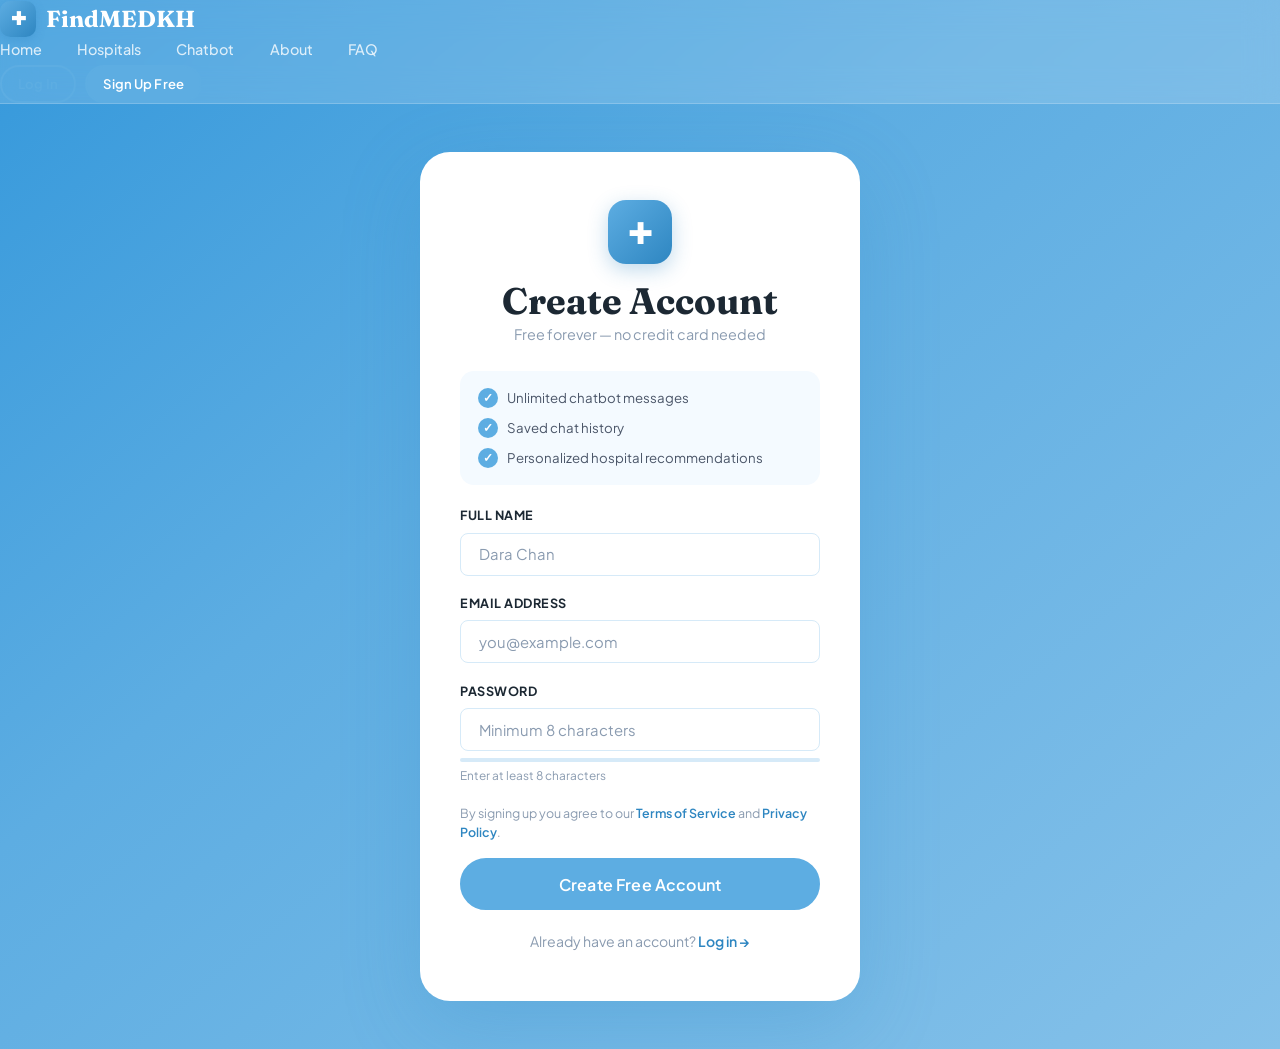
<file: frontend/pages/signup.html>
<!DOCTYPE html>
<html lang="en">
<head>
  <meta charset="UTF-8"/><meta name="viewport" content="width=device-width,initial-scale=1.0"/>
  <title>Sign Up – FindMEDKH</title>
  <link rel="stylesheet" href="../assets/css/shared.css"/>
  <style>
    /* ═══════════════════════════════════════════════════════════════
       PAGE STYLES: signup.html
       TO CUSTOMIZE:
       • Background: edit body background gradient
       • Perks list: edit .perk-item entries in HTML
       • Password strength colors: edit .pw-strength-bar backgrounds in JS
    ═══════════════════════════════════════════════════════════════ */
    body {
      display:flex; flex-direction:column; min-height:100vh;
      background: linear-gradient(140deg, var(--sky-mid) 0%, var(--sky) 40%, #85C1E9 100%);
    }
    #navbar { background:rgba(255,255,255,.15); backdrop-filter:blur(16px); border-bottom:1px solid rgba(255,255,255,.2); }
    .nav-brand { color:var(--white) !important; }
    .nav-links a { color:rgba(255,255,255,.8) !important; }
    .nav-links a:hover { color:var(--white) !important; }

    .auth-wrap { flex:1; display:flex; align-items:center; justify-content:center; padding:3rem 1.5rem; }
    .auth-card { background:var(--white); border-radius:var(--r-xl); padding:3rem 2.5rem; width:100%; max-width:440px; box-shadow:var(--shadow-xl); }

    .auth-logo { text-align:center; margin-bottom:1.5rem; }
    .logo-icon { width:64px; height:64px; margin:0 auto .9rem; background:linear-gradient(135deg,var(--sky),var(--sky-dark)); border-radius:18px; display:flex; align-items:center; justify-content:center; font-size:1.9rem; color:var(--white); box-shadow:0 6px 20px rgba(46,134,193,.3); }
    .auth-logo p { color:var(--ink-muted); font-size:.9rem; }

    /* Benefits list shown above form */
    /* TO CHANGE PERKS: edit .perk-item entries in the HTML below */
    .perks { background:var(--sky-xpale); border-radius:var(--r-md); padding:1rem 1.1rem; margin-bottom:1.3rem; display:flex; flex-direction:column; gap:.5rem; }
    .perk-item { display:flex; align-items:center; gap:.6rem; font-size:.83rem; color:var(--ink-mid); }
    .perk-check { width:20px; height:20px; border-radius:50%; background:var(--sky); color:var(--white); display:flex; align-items:center; justify-content:center; font-size:.72rem; flex-shrink:0; font-weight:700; }

    .err-box { background:var(--danger-pale); border:1px solid #F5C6C2; border-radius:var(--r-sm); padding:.7rem 1rem; font-size:.85rem; color:var(--danger); margin-bottom:1rem; display:none; }

    /* Password strength meter */
    .pw-bar-wrap { height:4px; border-radius:2px; background:var(--border); margin-top:.4rem; overflow:hidden; }
    .pw-bar { height:100%; border-radius:2px; width:0; transition:all .35s ease; }
    .pw-hint { font-size:.74rem; color:var(--ink-muted); margin-top:.3rem; }

    .terms { font-size:.78rem; color:var(--ink-muted); margin:.2rem 0 1rem; line-height:1.55; }
    .terms a { color:var(--sky-dark); font-weight:600; }
    .auth-switch { text-align:center; margin-top:1.2rem; font-size:.88rem; color:var(--ink-muted); }
    .auth-switch a { color:var(--sky-dark); font-weight:600; }
  </style>
</head>
<body>
  <div id="navbar"></div>
  <div class="auth-wrap">
    <div class="auth-card">

      <!-- Logo — TO CHANGE: edit icon and title text -->
      <div class="auth-logo">
        <div class="logo-icon">✚</div>
        <h2>Create Account</h2>
        <p>Free forever — no credit card needed</p>
      </div>

      <!-- Perks list — TO ADD/REMOVE PERKS: edit .perk-item blocks below -->
      <div class="perks">
        <div class="perk-item"><div class="perk-check">✓</div> Unlimited chatbot messages</div>
        <div class="perk-item"><div class="perk-check">✓</div> Saved chat history</div>
        <div class="perk-item"><div class="perk-check">✓</div> Personalized hospital recommendations</div>
      </div>

      <div class="err-box" id="errBox"></div>

      <!-- Registration form fields -->
      <!-- TO ADD A FIELD: add .form-group div, then handle in register() function below -->
      <div class="form-group">
        <label>Full Name</label>
        <input type="text" id="name" placeholder="Dara Chan" autocomplete="name"/>
      </div>
      <div class="form-group">
        <label>Email Address</label>
        <input type="email" id="email" placeholder="you@example.com" autocomplete="email"/>
      </div>
      <div class="form-group">
        <label>Password</label>
        <input type="password" id="password" placeholder="Minimum 8 characters"
          autocomplete="new-password" oninput="checkStrength(this.value)"
          onkeydown="if(event.key==='Enter')register()"/>
        <!-- Password strength indicator bar -->
        <div class="pw-bar-wrap"><div class="pw-bar" id="pwBar"></div></div>
        <div class="pw-hint" id="pwHint">Enter at least 8 characters</div>
      </div>

      <!-- Terms text — TO CHANGE: edit link hrefs and text -->
      <p class="terms">By signing up you agree to our <a href="#">Terms of Service</a> and <a href="#">Privacy Policy</a>.</p>

      <button class="btn btn-primary btn-full btn-lg" id="regBtn" onclick="register()">
        Create Free Account
      </button>

      <div class="auth-switch">Already have an account? <a href="login.html">Log in →</a></div>
    </div>
  </div>

  <div id="toast"></div>
  <script src="../assets/js/shared.js"></script>
  <script>
    renderNavbar('signup');
    if (isLoggedIn()) window.location.href = '../index.html';

    function showErr(msg) {
      const el = document.getElementById('errBox');
      el.textContent = msg; el.style.display = 'block';
    }

    /* ── PASSWORD STRENGTH CHECKER ─────────────────────────────────────
       TO CHANGE STRENGTH COLORS: edit bg values in scores[] below
    ─────────────────────────────────────────────────────────────────── */
    function checkStrength(pw) {
      let score = 0;
      if (pw.length >= 8)           score++;
      if (/[A-Z]/.test(pw))         score++;
      if (/[0-9]/.test(pw))         score++;
      if (/[^A-Za-z0-9]/.test(pw))  score++;
      const scores = [
        { w:'0%',   bg:'transparent',  t:'Enter at least 8 characters' },
        { w:'25%',  bg:'var(--danger)', t:'Weak password' },
        { w:'50%',  bg:'var(--warning)',t:'Fair password' },
        { w:'75%',  bg:'var(--gold)',   t:'Good password' },
        { w:'100%', bg:'var(--mint)',   t:'Strong password ✓' },
      ];
      const s = scores[score];
      document.getElementById('pwBar').style.width      = s.w;
      document.getElementById('pwBar').style.background = s.bg;
      document.getElementById('pwHint').textContent     = s.t;
    }

    /* ── REGISTER HANDLER ──────────────────────────────────────────────
       Calls POST /auth/register then auto-logs in.
       TO CHANGE REDIRECT AFTER SIGNUP: edit window.location.href
    ─────────────────────────────────────────────────────────────────── */
    async function register() {
      const full_name = document.getElementById('name').value.trim();
      const email     = document.getElementById('email').value.trim();
      const password  = document.getElementById('password').value;
      document.getElementById('errBox').style.display = 'none';

      if (!full_name) { showErr('Please enter your full name.'); return; }
      if (!email)     { showErr('Please enter your email address.'); return; }
      if (password.length < 8) { showErr('Password must be at least 8 characters.'); return; }

      const btn = document.getElementById('regBtn');
      btn.disabled = true; btn.textContent = 'Creating account…';

      try {
        /* Register */
        await apiFetch('/auth/register', {
          method: 'POST',
          body: JSON.stringify({ full_name, email, password })
        });
        /* Auto-login after successful registration */
        const loginData = await apiFetch('/auth/login', {
          method: 'POST',
          body: JSON.stringify({ email, password })
        });
        saveAuth(loginData.access_token, {
          user_id: loginData.user_id, full_name: loginData.full_name, role: loginData.role
        });
        toast('Account created! Welcome 🎉', 'success');
        setTimeout(() => window.location.href = '../index.html', 700);
      } catch(e) {
        showErr(e.message || 'Registration failed. Please try again.');
        btn.disabled = false; btn.textContent = 'Create Free Account';
      }
    }
  </script>
</body>
</html>
</file>
<file: frontend/assets/css/shared.css>
/* ═══════════════════════════════════════════════════════════════════════════
   FILE: assets/css/shared.css
   PURPOSE: Global styles shared across ALL pages of FindMEDKH.
            Every HTML page loads this file first.

   ╔══════════════════════════════════════════════════════════════╗
   ║  QUICK CUSTOMIZATION GUIDE                                   ║
   ║  • Change site colors   → edit :root variables below        ║
   ║  • Change fonts         → edit @import + font-family        ║
   ║  • Change button shape  → edit --r-btn (50px=pill, 8px=box) ║
   ║  • Change navbar height → edit --navbar-h                   ║
   ║  • Change logo          → edit renderNavbar() in shared.js  ║
   ╚══════════════════════════════════════════════════════════════╝

   COLOR THEME: Baby Blue + Coral accents + Navy footer
═══════════════════════════════════════════════════════════════════════════ */

/* ── FONTS ──────────────────────────────────────────────────────────────────
   TO CHANGE FONT: replace this URL with a new Google Fonts link.
   Popular medical/clean choices:
   • Poppins:     https://fonts.googleapis.com/css2?family=Poppins:wght@300;400;500;600;700&display=swap
   • Nunito:      https://fonts.googleapis.com/css2?family=Nunito:wght@400;500;600;700;800&display=swap
   • Inter:       https://fonts.googleapis.com/css2?family=Inter:wght@300;400;500;600;700&display=swap
   Then also update font-family in body{} and h1,h2,h3,h4{} selectors below.
──────────────────────────────────────────────────────────────────────────── */
@import url('https://fonts.googleapis.com/css2?family=Plus+Jakarta+Sans:ital,wght@0,300;0,400;0,500;0,600;0,700;0,800;1,400&family=Fraunces:ital,wght@0,400;0,700;1,400&display=swap');

/* ── RESET ───────────────────────────────────────────────────────────────── */
*, *::before, *::after { box-sizing: border-box; margin: 0; padding: 0; }

/* ══════════════════════════════════════════════════════════════════════
   DESIGN TOKENS — ★ MAIN CUSTOMIZATION ZONE ★
   Change any variable here and the entire site updates automatically.
══════════════════════════════════════════════════════════════════════ */
:root {
  /* ── PRIMARY BRAND COLORS (Baby Blue) ──────────────────────────────
     TO CHANGE MAIN COLOR: Replace all --sky-* values with your color.
     Example: change #5DADE2 to #7B68EE for purple theme.
  ────────────────────────────────────────────────────────────────────── */
  --sky:        #5DADE2;   /* Main baby blue — buttons, links, active states */
  --sky-dark:   #2E86C1;   /* Darker blue — hover, headings, emphasis */
  --sky-mid:    #3498DB;   /* Medium blue — gradients, icons */
  --sky-light:  #AED6F1;   /* Light blue — borders, decorative elements */
  --sky-pale:   #EBF5FB;   /* Very pale blue — page background */
  --sky-xpale:  #F4FAFF;   /* Near-white blue — alternating sections */

  /* ── ACCENT COLORS ──────────────────────────────────────────────────
     Coral provides warm contrast against baby blue.
     TO CHANGE CTA COLOR: Replace --coral values (used on big action buttons).
  ────────────────────────────────────────────────────────────────────── */
  --coral:       #E8705A;   /* Warm coral — CTA buttons, highlights */
  --coral-light: #F0956A;   /* Coral hover state */
  --coral-pale:  #FEF0EC;   /* Coral tint background */
  --mint:        #1ABC9C;   /* Teal-green — success, confirmed */
  --mint-pale:   #D5F5E3;   /* Mint tint background */
  --gold:        #F4C842;   /* Gold — admin, 24h badge */
  --gold-pale:   #FEF9E7;   /* Gold tint background */

  /* ── NEUTRAL / TEXT COLORS ──────────────────────────────────────────
     TO CHANGE TEXT COLOR: edit --ink (main text) and --ink-mid (body text)
  ────────────────────────────────────────────────────────────────────── */
  --white:      #FFFFFF;
  --navy:       #1A3A52;   /* Deep navy — footer background */
  --navy-mid:   #264D6D;   /* Medium navy — footer subheadings */
  --ink:        #1C2833;   /* Near-black — headings, primary text */
  --ink-mid:    #4A5568;   /* Dark gray — body text */
  --ink-muted:  #8A9BB0;   /* Muted gray — placeholders, captions */
  --border:     #D6EAF8;   /* Blue-tinted border color */
  --border-mid: #AED6F1;   /* Slightly stronger border */

  /* ── STATUS COLORS ─────────────────────────────────────────────── */
  --danger:      #E74C3C;  /* Red — errors, delete */
  --danger-pale: #FDEDEC;  /* Red tint — error backgrounds */
  --success:     #27AE60;  /* Green — success messages */
  --warning:     #F39C12;  /* Orange — warnings */

  /* ── SHADOWS ────────────────────────────────────────────────────── */
  --shadow-xs: 0 1px 4px rgba(46,134,193,.07);
  --shadow-sm: 0 2px 12px rgba(46,134,193,.11);
  --shadow-md: 0 6px 28px rgba(46,134,193,.16);
  --shadow-lg: 0 16px 56px rgba(46,134,193,.20);
  --shadow-xl: 0 24px 80px rgba(46,134,193,.24);

  /* ── BORDER RADII ───────────────────────────────────────────────── */
  --r-xs:  4px;
  --r-sm:  8px;    /* Small UI elements */
  --r-md:  14px;   /* Cards, inputs */
  --r-lg:  20px;   /* Large cards */
  --r-xl:  30px;   /* Hero sections, modals */
  --r-btn: 50px;   /* ← BUTTON SHAPE: 50px=pill, 8px=rounded square */

  /* ── LAYOUT ─────────────────────────────────────────────────────── */
  --navbar-h:  68px;    /* ← Navbar height (also change in .navbar height:) */
  --container: 1160px;  /* ← Max page content width */
  --t:         .22s ease; /* Hover animation speed */
}

/* ── BASE ──────────────────────────────────────────────────────────────── */
html { scroll-behavior: smooth; }

body {
  /* TO CHANGE BODY FONT: update 'Plus Jakarta Sans' */
  font-family: 'Plus Jakarta Sans', -apple-system, BlinkMacSystemFont, sans-serif;
  background: var(--sky-pale);
  color: var(--ink-mid);
  line-height: 1.65;
  min-height: 100vh;
  -webkit-font-smoothing: antialiased;
}

/* ── HEADINGS — TO CHANGE HEADING FONT: update 'Fraunces' ─────────────── */
h1, h2, h3, h4 {
  font-family: 'Fraunces', Georgia, serif;
  line-height: 1.2; color: var(--ink);
}
/* TO CHANGE HEADING SIZES: edit clamp(min, responsive, max) values */
h1 { font-size: clamp(2rem, 5vw, 3.4rem); }
h2 { font-size: clamp(1.55rem, 3vw, 2.3rem); }
h3 { font-size: 1.22rem; }
h4 { font-size: 1rem; }

a { color: inherit; text-decoration: none; }
img { max-width: 100%; display: block; }
.hidden { display: none !important; }

/* ── LAYOUT CONTAINER ──────────────────────────────────────────────────── */
.container { max-width: var(--container); margin: 0 auto; padding: 0 2rem; }

/* ── SECTION LABELS ────────────────────────────────────────────────────── */
.section-label {
  display: inline-block; font-size: .72rem; font-weight: 700;
  letter-spacing: .13em; text-transform: uppercase;
  color: var(--sky-dark); background: rgba(93,173,226,.12);
  padding: .3rem .9rem; border-radius: 50px; margin-bottom: .9rem;
}
.section-header { margin-bottom: 3rem; }
.section-header h2 { margin-bottom: .65rem; }
.section-header p { color: var(--ink-muted); max-width: 520px; font-size: .97rem; }
.section-header.centered { text-align: center; }
.section-header.centered p { margin: 0 auto; }

/* ══════════════════════════════════════════════════════════════════════
   BUTTONS
   TO CUSTOMIZE:
   • Change shape: edit --r-btn in :root above
   • Change primary color: edit --sky values in :root
   • Change CTA color: edit --coral values in :root
   • Add new button type: copy .btn-primary block and rename
══════════════════════════════════════════════════════════════════════ */
.btn {
  display: inline-flex; align-items: center; gap: .45rem;
  padding: .65rem 1.6rem; border-radius: var(--r-btn); font-size: .9rem;
  font-weight: 600; cursor: pointer; border: 2px solid transparent;
  transition: all var(--t); font-family: 'Plus Jakarta Sans', sans-serif;
  white-space: nowrap; letter-spacing: .01em; text-decoration: none;
  -webkit-appearance: none;
}
.btn-primary  { background: var(--sky); color: var(--white); border-color: var(--sky); }
.btn-primary:hover { background: var(--sky-dark); border-color: var(--sky-dark); transform: translateY(-2px); box-shadow: var(--shadow-md); }
.btn-outline  { background: transparent; color: var(--sky); border-color: var(--sky); }
.btn-outline:hover { background: var(--sky); color: var(--white); }
.btn-coral    { background: var(--coral); color: var(--white); border-color: var(--coral); }
.btn-coral:hover { background: var(--coral-light); border-color: var(--coral-light); transform: translateY(-2px); box-shadow: 0 6px 20px rgba(232,112,90,.3); }
.btn-ghost    { background: transparent; color: var(--ink-muted); border-color: var(--border); }
.btn-ghost:hover { background: var(--sky-pale); color: var(--ink); border-color: var(--sky-light); }
.btn-danger   { background: var(--danger); color: var(--white); border-color: var(--danger); }
.btn-danger:hover { background: #C0392B; }
.btn-gold     { background: var(--gold); color: var(--navy); border-color: var(--gold); font-weight: 700; }
.btn-gold:hover { background: #F8D96A; transform: translateY(-1px); }
.btn-sm  { padding: .4rem 1rem; font-size: .82rem; }
.btn-lg  { padding: .85rem 2.2rem; font-size: 1rem; }
.btn-full { width: 100%; justify-content: center; }
.btn:disabled { opacity: .5; cursor: not-allowed; transform: none !important; }

/* ══════════════════════════════════════════════════════════════════════
   FORM ELEMENTS
   TO CUSTOMIZE INPUT STYLE:
   • Border color: change border: 1.5px solid var(--border)
   • Focus color: change border-color: var(--sky) in :focus
   • Corner shape: change border-radius: var(--r-sm)
══════════════════════════════════════════════════════════════════════ */
.form-group { margin-bottom: 1.1rem; }
.form-group label {
  display: block; font-size: .79rem; font-weight: 700;
  color: var(--ink); margin-bottom: .4rem;
  letter-spacing: .04em; text-transform: uppercase;
}
.form-group input,
.form-group select,
.form-group textarea {
  width: 100%; padding: .72rem 1.1rem;
  border: 1.5px solid var(--border); border-radius: var(--r-sm);
  font-size: .93rem; font-family: 'Plus Jakarta Sans', sans-serif;
  background: var(--white); color: var(--ink); outline: none;
  transition: border-color var(--t), box-shadow var(--t);
}
.form-group input:focus,
.form-group select:focus,
.form-group textarea:focus {
  border-color: var(--sky);
  box-shadow: 0 0 0 3px rgba(93,173,226,.15);
}
.form-group input::placeholder { color: var(--ink-muted); }
.form-error   { color: var(--danger); font-size: .82rem; margin-top: .35rem; }
.form-success { color: var(--success); font-size: .82rem; margin-top: .35rem; }

/* ══════════════════════════════════════════════════════════════════════
   NAVBAR
   TO CUSTOMIZE:
   • Height:      change height: 68px (update --navbar-h too)
   • Background:  change background: rgba(255,255,255,.96)
   • Logo text:   edit renderNavbar() in shared.js → nav-brand text
   • Logo icon:   edit the .cross div in shared.js
   • Nav links:   edit pages[] array in shared.js renderNavbar()
   • Login/Signup buttons: edit actions HTML in shared.js renderNavbar()
══════════════════════════════════════════════════════════════════════ */
.navbar {
  position: sticky; top: 0; z-index: 200;
  display: flex; align-items: center; justify-content: space-between;
  padding: 0 3rem; height: var(--navbar-h);
  background: rgba(255,255,255,.97); /* TO CHANGE: edit this */
  backdrop-filter: blur(16px);
  border-bottom: 1px solid var(--border);
  box-shadow: 0 2px 16px rgba(46,134,193,.07);
}
/* LOGO — edit renderNavbar() in shared.js to change logo text/icon */
.nav-brand {
  display: flex; align-items: center; gap: .65rem;
  font-family: 'Fraunces', serif; font-size: 1.45rem;
  color: var(--sky-dark); font-weight: 700; text-decoration: none;
}
.nav-brand .cross {
  width: 36px; height: 36px;
  background: linear-gradient(135deg, var(--sky), var(--sky-dark));
  border-radius: 10px; display: flex; align-items: center;
  justify-content: center; color: var(--white); font-size: 1.15rem;
  box-shadow: 0 3px 10px rgba(46,134,193,.3);
}
.nav-links { display: flex; align-items: center; gap: 2.2rem; }
.nav-links a {
  font-size: .9rem; font-weight: 500; color: var(--ink-mid);
  transition: color var(--t); position: relative; padding-bottom: 3px;
}
.nav-links a::after {
  content: ''; position: absolute; bottom: 0; left: 0;
  width: 0; height: 2px; background: var(--sky);
  transition: width var(--t); border-radius: 2px;
}
.nav-links a:hover, .nav-links a.active { color: var(--sky-dark); }
.nav-links a:hover::after, .nav-links a.active::after { width: 100%; }
.nav-actions { display: flex; gap: .6rem; align-items: center; }
.nav-user {
  display: flex; align-items: center; gap: .6rem;
  padding: .35rem .9rem .35rem .4rem; border-radius: 50px;
  background: var(--sky-pale); border: 1px solid var(--border);
  font-size: .88rem; font-weight: 600; color: var(--sky-dark);
}
.nav-user .avatar {
  width: 28px; height: 28px; border-radius: 50%;
  background: linear-gradient(135deg, var(--sky), var(--sky-dark));
  color: var(--white); display: flex; align-items: center;
  justify-content: center; font-size: .78rem; font-weight: 700;
}
.nav-toggle {
  display: none; background: none; border: none;
  cursor: pointer; padding: .4rem; flex-direction: column; gap: 5px;
}
.nav-toggle span { display: block; width: 22px; height: 2px; background: var(--sky-dark); border-radius: 2px; transition: var(--t); }

/* ══════════════════════════════════════════════════════════════════════
   FOOTER
   TO CUSTOMIZE:
   • Background color: change background: var(--navy)
   • Footer links:     edit renderFooter() in shared.js
   • Emergency numbers: edit renderFooter() in shared.js
   • Add/remove columns: edit the footer-grid in renderFooter()
══════════════════════════════════════════════════════════════════════ */
.footer { background: var(--navy); color: rgba(255,255,255,.7); padding: 4rem 3rem 2rem; }
.footer-grid {
  display: grid; grid-template-columns: 2fr 1fr 1fr 1fr;
  gap: 3rem; margin-bottom: 2.5rem;
  max-width: var(--container); margin-left: auto; margin-right: auto;
}
.footer-brand {
  font-family: 'Fraunces', serif; font-size: 1.4rem;
  color: var(--white); margin-bottom: .7rem;
  display: flex; align-items: center; gap: .5rem;
}
.footer-brand .cross {
  width: 30px; height: 30px; background: var(--sky);
  border-radius: 8px; display: flex; align-items: center;
  justify-content: center; font-size: .9rem;
}
.footer-tagline { font-size: .87rem; line-height: 1.65; }
.footer-col h4 {
  font-family: 'Plus Jakarta Sans', sans-serif; font-size: .74rem;
  letter-spacing: .1em; text-transform: uppercase;
  color: var(--sky-light); margin-bottom: 1rem; font-weight: 700;
}
.footer-col a { display: block; font-size: .87rem; margin-bottom: .5rem; transition: color var(--t); color: rgba(255,255,255,.65); }
.footer-col a:hover { color: var(--sky-light); }
.footer-bottom {
  border-top: 1px solid rgba(255,255,255,.1); padding-top: 1.5rem; margin-top: 1rem;
  display: flex; justify-content: space-between; align-items: center;
  font-size: .82rem; max-width: var(--container); margin-left: auto; margin-right: auto;
}

/* ── CARDS ─────────────────────────────────────────────────────────────── */
.card {
  background: var(--white); border-radius: var(--r-lg);
  border: 1px solid var(--border); box-shadow: var(--shadow-xs);
  overflow: hidden; transition: box-shadow var(--t), transform var(--t);
}
.card:hover { box-shadow: var(--shadow-md); transform: translateY(-3px); }

/* ── BADGES ─────────────────────────────────────────────────────────────── */
/* TO ADD NEW BADGE: copy a block, rename .badge-xxx, change colors */
.badge {
  display: inline-flex; align-items: center; gap: .3rem;
  padding: .25rem .75rem; border-radius: 50px; font-size: .73rem; font-weight: 700;
}
.badge-public  { background: var(--mint-pale); color: #0E6655; }
.badge-private { background: rgba(93,173,226,.15); color: var(--sky-dark); }
.badge-gold    { background: var(--gold-pale); color: #7D6608; }
.badge-coral   { background: var(--coral-pale); color: #922B21; }

/* ── TOAST NOTIFICATION ─────────────────────────────────────────────────── */
/* TO CHANGE POSITION: edit bottom/right values */
#toast {
  position: fixed; bottom: 2rem; right: 2rem; z-index: 9999;
  background: var(--navy); color: var(--white);
  padding: .85rem 1.4rem; border-radius: var(--r-md); font-size: .9rem; font-weight: 500;
  box-shadow: var(--shadow-lg); transform: translateY(100px); opacity: 0;
  transition: all .3s ease; pointer-events: none; max-width: 320px;
}
#toast.show    { transform: translateY(0); opacity: 1; }
#toast.error   { background: var(--danger); }
#toast.success { background: var(--mint); }

/* ── MODAL ──────────────────────────────────────────────────────────────── */
/* TO CHANGE MODAL WIDTH: edit max-width: 500px in .modal */
.modal-overlay {
  position: fixed; inset: 0; background: rgba(26,58,82,.5);
  display: flex; align-items: center; justify-content: center;
  z-index: 500; opacity: 0; pointer-events: none;
  transition: opacity .25s; backdrop-filter: blur(4px); padding: 1rem;
}
.modal-overlay.open { opacity: 1; pointer-events: all; }
.modal {
  background: var(--white); border-radius: var(--r-xl); padding: 2.5rem;
  width: 100%; max-width: 500px; position: relative;
  transform: scale(.95) translateY(20px); transition: transform .25s;
  box-shadow: var(--shadow-xl); max-height: 90vh; overflow-y: auto;
}
.modal-overlay.open .modal { transform: scale(1) translateY(0); }
.modal-close {
  position: absolute; top: 1.2rem; right: 1.2rem; background: var(--sky-pale);
  border: 1px solid var(--border); width: 32px; height: 32px;
  border-radius: 50%; cursor: pointer; font-size: 1rem;
  display: flex; align-items: center; justify-content: center;
  color: var(--ink-muted); transition: var(--t);
}
.modal-close:hover { background: var(--danger); color: var(--white); border-color: var(--danger); }

/* ── RESPONSIVE ─────────────────────────────────────────────────────────── */
/* TO CHANGE MOBILE BREAKPOINT: edit max-width values */
@media (max-width: 960px) {
  .navbar { padding: 0 1.5rem; }
  .nav-links { display: none; }
  .nav-links.open {
    display: flex; flex-direction: column; gap: 0; align-items: flex-start;
    position: fixed; top: var(--navbar-h); left: 0; right: 0;
    background: var(--white); border-bottom: 2px solid var(--border);
    padding: 1rem 1.5rem 1.5rem; box-shadow: var(--shadow-md); z-index: 199;
  }
  .nav-links.open a { padding: .8rem 0; width: 100%; border-bottom: 1px solid var(--border); font-size: .95rem; }
  .nav-links.open a:last-child { border-bottom: none; }
  .nav-toggle { display: flex; }
  .footer { padding: 3rem 1.5rem 1.5rem; }
  .footer-grid { grid-template-columns: 1fr 1fr; gap: 2rem; }
}
@media (max-width: 600px) {
  .footer-grid { grid-template-columns: 1fr; gap: 1.5rem; }
  .footer-bottom { flex-direction: column; gap: .5rem; text-align: center; }
}

/* ── SCROLLBAR ──────────────────────────────────────────────────────────── */
::-webkit-scrollbar { width: 6px; }
::-webkit-scrollbar-track { background: var(--sky-xpale); }
::-webkit-scrollbar-thumb { background: var(--sky-light); border-radius: 3px; }
::-webkit-scrollbar-thumb:hover { background: var(--sky); }
::selection { background: var(--sky-light); color: var(--navy); }
</file>
<file: frontend/assets/css/home.css>
/* ═══════════════════════════════════════════════════════════════════════════
   FILE: assets/css/home.css
   PURPOSE: Styles for the main landing page (index.html) ONLY.
            Loaded after shared.css in index.html.

   SECTIONS:
   • .hero            — Full-viewport hero banner
   • .how-section     — "How it works" 3-step process
   • .specialties-section — Clickable specialty chips
   • .featured-section — Top hospital cards
   • .cta-section     — Bottom call-to-action banner
═══════════════════════════════════════════════════════════════════════════ */

/* ── HERO SECTION ───────────────────────────────────────────────────────────
   TO CUSTOMIZE HERO:
   • Background gradient: edit the linear-gradient colors in .hero
   • Hero height: edit min-height (currently 100vh - navbar height)
   • Hero text: edit directly in index.html inside .hero-content
   • Floating cards: edit .hero-card-float.card-1/.card-2 in index.html
──────────────────────────────────────────────────────────────────────────── */
.hero {
  position: relative; overflow: hidden;
  min-height: calc(100vh - var(--navbar-h));
  display: flex; align-items: center;
  padding: 5rem 4rem; gap: 4rem;
  /* TO CHANGE HERO BACKGROUND: edit these gradient colors */
  background: linear-gradient(140deg,
    var(--sky-dark)  0%,
    var(--sky-mid)   45%,
    var(--sky)       80%,
    #85C1E9          100%
  );
}

/* Dot-grid overlay pattern on hero */
.hero-bg-pattern {
  position: absolute; inset: 0; pointer-events: none; opacity: .06;
  background-image: radial-gradient(circle, rgba(255,255,255,.8) 1px, transparent 1px);
  background-size: 30px 30px;
  /* TO REMOVE DOT PATTERN: set opacity to 0 or delete this block */
}

/* Wave SVG at bottom of hero — purely decorative */
.hero-wave {
  position: absolute; bottom: -1px; left: 0; right: 0;
  /* TO CHANGE WAVE COLOR: edit fill="#EBF5FB" in index.html .hero-wave SVG */
}

/* Left side: text content */
.hero-content {
  flex: 1; max-width: 560px; position: relative; z-index: 1;
}
.hero-content h1 {
  /* TO CHANGE HERO TITLE SIZE: edit these clamp values */
  font-size: clamp(2.4rem, 5vw, 4rem);
  color: var(--white); margin-bottom: 1.2rem; line-height: 1.1;
}
.hero-content h1 em {
  font-style: italic; color: var(--gold); /* Gold italic accent word */
}
.hero-content p {
  color: rgba(255,255,255,.85); font-size: 1.08rem; margin-bottom: 2rem;
}

/* Hero CTA buttons row */
.hero-actions { display: flex; gap: 1rem; flex-wrap: wrap; margin-bottom: 2.5rem; }
/* Override button styles specifically for hero context */
.hero-actions .btn-coral { box-shadow: 0 6px 24px rgba(232,112,90,.35); }
.hero-actions .btn-outline {
  border-color: rgba(255,255,255,.55); color: var(--white);
}
.hero-actions .btn-outline:hover {
  background: rgba(255,255,255,.15); color: var(--white); border-color: var(--white);
}

/* Stats strip below hero buttons */
.hero-trust { display: flex; align-items: center; gap: 2rem; }
.trust-item { display: flex; flex-direction: column; color: var(--white); }
.trust-num {
  /* TO CHANGE STAT NUMBER STYLE: edit font-size and color */
  font-family: 'Fraunces', serif; font-size: 1.9rem; color: var(--gold); line-height: 1;
}
.trust-item span:last-child { font-size: .75rem; opacity: .7; text-transform: uppercase; letter-spacing: .06em; margin-top: .15rem; }
.trust-sep { width: 1px; height: 40px; background: rgba(255,255,255,.25); }

/* Right side: floating visual panel */
.hero-visual {
  flex: 1; display: flex; align-items: center; justify-content: center;
  position: relative; min-height: 420px;
  /* TO HIDE HERO VISUAL on all screens: add display: none */
}

/* Glowing pulse ring animation */
.hero-ring {
  width: 300px; height: 300px; border-radius: 50%;
  border: 2px solid rgba(255,255,255,.2);
  display: flex; align-items: center; justify-content: center;
  animation: pulse-ring 4s ease-in-out infinite;
  box-shadow: 0 0 60px rgba(93,173,226,.3);
}
.hero-ring-inner {
  width: 200px; height: 200px; border-radius: 50%;
  background: rgba(255,255,255,.08); border: 1px solid rgba(255,255,255,.25);
  display: flex; align-items: center; justify-content: center;
  font-size: 5rem; /* emoji cross */
}
@keyframes pulse-ring {
  0%,100% { box-shadow: 0 0 60px rgba(93,173,226,.3); }
  50%      { box-shadow: 0 0 100px rgba(93,173,226,.5); }
}

/* Floating mini info cards on the visual */
.hero-card-float {
  position: absolute; border-radius: var(--r-md); padding: .75rem 1rem;
  display: flex; align-items: center; gap: .65rem; color: var(--white);
  font-size: .82rem; animation: float-card 6s ease-in-out infinite;
  /* Glassmorphism effect */
  background: rgba(255,255,255,.15); backdrop-filter: blur(12px);
  border: 1px solid rgba(255,255,255,.25); box-shadow: 0 4px 20px rgba(0,0,0,.1);
}
/* TO REPOSITION CARDS: edit top/bottom/left/right values */
.hero-card-float.card-1 { top: 12%; left: -2%; animation-delay: 0s; }
.hero-card-float.card-2 { bottom: 12%; right: -2%; animation-delay: 3s; }
.hcf-icon { font-size: 1.6rem; }
.hero-card-float strong { display: block; font-size: .88rem; }
.hero-card-float small { opacity: .75; font-size: .76rem; }
/* Float up/down animation for cards */
@keyframes float-card {
  0%,100% { transform: translateY(0); }
  50%      { transform: translateY(-10px); }
}

/* ── HOW IT WORKS SECTION ───────────────────────────────────────────────────
   TO CUSTOMIZE: edit step text in index.html inside .step-card elements
──────────────────────────────────────────────────────────────────────────── */
.how-section { padding: 6rem 2rem; background: var(--white); }
.steps-grid {
  display: flex; align-items: stretch; gap: 0;
  max-width: 900px; margin: 0 auto;
}
.step-card {
  flex: 1; text-align: center; padding: 2.5rem 1.5rem;
  background: var(--sky-xpale); border-radius: var(--r-lg);
  position: relative; border: 1px solid var(--border);
  transition: transform var(--t), box-shadow var(--t);
}
.step-card:hover { transform: translateY(-6px); box-shadow: var(--shadow-md); }
/* Step number in background */
.step-num {
  font-family: 'Fraunces', serif; font-size: 3.5rem; color: var(--border);
  position: absolute; top: .5rem; right: 1rem; line-height: 1;
  /* TO HIDE STEP NUMBERS: add display: none */
}
.step-icon { font-size: 2.5rem; margin-bottom: .9rem; }
.step-card h3 { color: var(--sky-dark); margin-bottom: .5rem; }
.step-card p { font-size: .9rem; color: var(--ink-muted); }
/* Dashed connector between steps */
.step-connector {
  width: 60px; flex-shrink: 0; display: flex; align-items: center;
  justify-content: center; border-top: 2px dashed var(--sky-light); position: relative;
}
.step-connector::after {
  content: '→'; position: absolute;
  background: var(--white); color: var(--sky); padding: 0 .3rem; font-size: 1.1rem;
}

/* ── SPECIALTIES CHIPS SECTION ──────────────────────────────────────────────
   TO ADD/REMOVE SPECIALTY CHIPS: edit the .sp-chip elements in index.html
   TO CHANGE CHIP COLORS: edit background and border-color below
──────────────────────────────────────────────────────────────────────────── */
.specialties-section { padding: 6rem 2rem; background: var(--sky-xpale); }
.specialty-chips { display: flex; flex-wrap: wrap; gap: .75rem; }
.sp-chip {
  padding: .6rem 1.2rem; border-radius: 50px; font-size: .88rem; font-weight: 500;
  cursor: pointer; transition: all var(--t);
  background: var(--white); color: var(--ink-mid); border: 1.5px solid var(--border);
}
.sp-chip:hover {
  background: var(--sky); color: var(--white); border-color: var(--sky);
  transform: translateY(-2px); box-shadow: var(--shadow-sm);
}

/* ── FEATURED HOSPITALS SECTION ─────────────────────────────────────────────
   Hospital cards loaded dynamically from API in index.html <script>
   TO CHANGE CARD COLUMNS: edit grid-template-columns below
──────────────────────────────────────────────────────────────────────────── */
.featured-section { padding: 6rem 2rem; background: var(--white); }
/* TO CHANGE COLUMNS: e.g. repeat(2, 1fr) for 2 columns */
.featured-grid { display: grid; grid-template-columns: repeat(3, 1fr); gap: 1.5rem; }
.feat-card { padding: 0; cursor: pointer; }
/* Hospital photo in card */
.feat-photo {
  height: 160px; overflow: hidden; position: relative;
  background: linear-gradient(135deg, var(--sky-pale), var(--sky-light));
}
.feat-photo img {
  width: 100%; height: 100%; object-fit: cover;
  transition: transform .5s ease;
}
.feat-card:hover .feat-photo img { transform: scale(1.05); }
/* Placeholder when no photo available */
.feat-photo-placeholder {
  width: 100%; height: 100%; display: flex; align-items: center;
  justify-content: center; font-size: 3.5rem; opacity: .4;
}
.feat-body { padding: 1.3rem; }
.feat-top { display: flex; gap: .4rem; margin-bottom: .8rem; flex-wrap: wrap; }
.feat-name { font-family: 'Fraunces', serif; font-size: 1.02rem; margin-bottom: .35rem; color: var(--sky-dark); }
.feat-desc { font-size: .83rem; color: var(--ink-muted); margin-bottom: .7rem; display: -webkit-box; -webkit-line-clamp: 2; -webkit-box-orient: vertical; overflow: hidden; }
.feat-meta { display: flex; flex-direction: column; gap: .3rem; font-size: .8rem; color: var(--ink-muted); }
/* Loading skeleton animation */
.feat-skeleton {
  height: 260px; border-radius: var(--r-lg); overflow: hidden;
  background: linear-gradient(90deg, var(--border) 25%, var(--sky-pale) 50%, var(--border) 75%);
  background-size: 400% 100%; animation: shimmer 1.4s infinite;
}
@keyframes shimmer { 0%{background-position:100% 0} 100%{background-position:-100% 0} }

/* ── CTA BANNER SECTION ──────────────────────────────────────────────────────
   Bottom call-to-action band.
   TO CHANGE CTA COLORS: edit the linear-gradient in .cta-box
──────────────────────────────────────────────────────────────────────────── */
.cta-section { padding: 4rem 2rem 6rem; background: var(--sky-pale); }
.cta-box {
  /* TO CHANGE CTA BACKGROUND: edit gradient colors */
  background: linear-gradient(135deg, var(--sky-dark), var(--sky-mid));
  border-radius: var(--r-xl); padding: 3.5rem 4rem;
  display: flex; align-items: center; justify-content: space-between;
  gap: 2rem; color: var(--white); max-width: var(--container); margin: 0 auto;
  box-shadow: var(--shadow-lg);
  position: relative; overflow: hidden;
}
/* Decorative circle on CTA */
.cta-box::before {
  content: ''; position: absolute; right: -60px; top: -60px;
  width: 220px; height: 220px; border-radius: 50%;
  background: rgba(255,255,255,.06); pointer-events: none;
}
.cta-box h2 { color: var(--white); margin-bottom: .5rem; }
.cta-box p { opacity: .8; max-width: 400px; }

/* ── RESPONSIVE HOME ─────────────────────────────────────────────────────── */
@media (max-width: 1000px) {
  .hero { flex-direction: column; padding: 4rem 2rem; min-height: auto; text-align: center; }
  .hero-visual { display: none; } /* Hide visual on tablet */
  .hero-trust { justify-content: center; }
  .hero-actions { justify-content: center; }
  .featured-grid { grid-template-columns: 1fr 1fr; }
  .steps-grid { flex-direction: column; }
  .step-connector { width: 2px; height: 40px; border-top: none; border-left: 2px dashed var(--sky-light); }
  .step-connector::after { content: '↓'; }
  .cta-box { flex-direction: column; text-align: center; padding: 2.5rem 2rem; }
}
@media (max-width: 640px) {
  .hero { padding: 3rem 1.5rem; }
  .featured-grid { grid-template-columns: 1fr; }
  .hero-trust { flex-direction: column; gap: .8rem; align-items: center; }
  .trust-sep { display: none; }
}
</file>
<file: about page/about.css>
/* Remove default margin */
body {
    margin: 0;
    font-family: Arial, sans-serif;
}

/* Navigation bar */
nav {
    background-color: white;
    display: flex;
    justify-content: space-between;
    align-items: center;
    padding: 15px 40px;
}

/* Logo */
.logo {
    color: black;
    font-size: 22px;
    font-weight: bold;
    text-decoration: none;
}

/* Navigation links */
.nav-links a {
    color: black;
    text-decoration: none;
    margin-left: 25px;
    font-size: 16px;
    padding: 8px 12px;
    border-radius: 5px;
    transition: 0.3s ease;
}

/* Hover effect */
.nav-links a:hover {
    background-color: #90e0ef;
    color: #ffffff;
}

/* Logo hover */
.logo:hover {
    color: #90e0ef;
}
/* Login Button Special Style */
.login-btn {
    background-color: #ffee03;
    color: black !important;
    padding: 8px 18px;
    border-radius: 25px;
    font-weight: bold;
    transition: 0.3s ease;
}

/* Hover effect */
.login-btn:hover {
    background-color: #ffee03;
    color: white !important;
    transform: scale(1.05);
}

/* --------------------------------------------------- */

/* SCROLL REVEAL */
.reveal {
    opacity: 0;
    transform: translateY(80px);
    transition: 0.8s ease;
}

.reveal.active {
    opacity: 1;
    transform: translateY(0);
}


/* HERO */
.about-hero {
    background: linear-gradient(135deg, #0077b6, #00b4d8);
    color: white;
    text-align: center;
    padding: 120px 20px;
}

.about-hero h1 {
    font-size: 42px;
}

.about-hero p {
    font-size: 18px;
}


/* ABOUT SECTION */
.about-section {
    display: flex;
    justify-content: center;
    gap: 30px;
    padding: 80px 40px;
    flex-wrap: wrap;
}

.about-box {
    background: white;
    padding: 30px;
    border-radius: 15px;
    width: 300px;
    text-align: center;
    box-shadow: 0 5px 15px rgba(0,0,0,0.1);
    transition: 0.4s ease;
}

.about-box:hover {
    transform: translateY(-15px) scale(1.05);
    box-shadow: 0 20px 35px rgba(0,0,0,0.2);
}

.about-box i {
    font-size: 40px;
    color: #0077b6;
    margin-bottom: 15px;
}


/* WHY CHOOSE US */
.why-choose {
    background: #a2e0ec;
    padding: 80px 40px;
    text-align: center;
}

.why-choose h2 {
    margin-bottom: 50px;
    font-size: 32px;
    color: #0077b6;
}

.why-grid {
    display: flex;
    justify-content: center;
    gap: 30px;
    flex-wrap: wrap;
}

.why-card {
    background: white;
    padding: 30px;
    width: 250px;
    border-radius: 15px;
    transition: 0.3s;
    box-shadow: 0 5px 15px rgba(0,0,0,0.1);
}

.why-card:hover {
    transform: translateY(-10px);
    background: #0077b6;
    color: white;
}

.why-card i {
    font-size: 30px;
    margin-bottom: 10px;
}


/* CHATBOT SECTION */
.chatbot-section {
    padding: 80px 40px;
}

.chatbot-content {
    display: flex;
    align-items: center;
    gap: 40px;
    flex-wrap: wrap;
}

.chatbot-icon {
    font-size: 80px;
    color: #0077b6;
}

.chatbot-btn {
    display: inline-block;
    margin-top: 15px;
    padding: 12px 25px;
    background-color: #0077b6;
    color: white;
    border-radius: 30px;
    text-decoration: none;
    transition: 0.3s;
}

.chatbot-btn:hover {
    background-color: #023e8a;
    transform: scale(1.05);
}


/* FOOTER */
footer {
    text-align: center;
    padding: 20px;
    background: #0077b6;
    color: white;
}

/* contact information */
/* Contact Wrapper */
.contact-wrapper {
    display: flex;
    justify-content: space-between;
    gap: 50px;
    padding: 80px 60px;
    background-color: #a2e0ec;
    flex-wrap: wrap;
}

/* LEFT SIDE */
.contact-left {
    flex: 1;
    min-width: 300px;
}

.contact-left h2 {
    margin-bottom: 20px;
    color: #0077b6;
}

.contact-form {
    display: flex;
    flex-direction: column;
}

.contact-form input,
.contact-form textarea {
    margin-bottom: 15px;
    padding: 12px;
    border-radius: 8px;
    border: 1px solid #ddd;
    font-size: 14px;
}

.contact-form button {
    padding: 12px;
    background-color: #0077b6;
    color: white;
    border: none;
    border-radius: 8px;
    cursor: pointer;
    transition: 0.3s;
}

.contact-form button:hover {
    background-color: #005f8e;
}


/* RIGHT SIDE */
.contact-right {
    flex: 1;
    min-width: 300px;
}

.contact-right h3 {
    margin-bottom: 20px;
    color: #0077b6;
}

.social-icons {
    margin-bottom: 30px;
}

.social-icons a {
    margin-right: 15px;
    font-size: 20px;
    color: #0077b6;
    transition: 0.3s;
}

.social-icons a:hover {
    color: #023e8a;
}

.important-links ul {
    list-style: none;
    padding: 0;
}

.important-links ul li {
    margin-bottom: 8px;
}

.important-links ul li a {
    text-decoration: none;
    color: #333;
    transition: 0.3s;
}

.important-links ul li a:hover {
    color: #0077b6;
}

.contact-info {
    margin-top: 20px;
    font-size: 14px;
}
#backToTop {
    position: fixed;
    bottom: 30px;
    right: 30px;
    background: #0077b6;
    color: white;
    border: none;
    padding: 12px 16px;
    border-radius: 50%;
    cursor: pointer;
    font-size: 18px;
    display: none;
    box-shadow: 0 5px 15px rgba(0,0,0,0.3);
}

/*chatbot item  */

/* Pulse Animation */
/* Floating Chatbot Button */
.chatbot-float {
    position: fixed;
    bottom: 30px;
    left: 30px;
    background: linear-gradient(45deg, #00b4d8, #0077b6);
    color: white;
    font-size: 22px;
    text-align: center;
    width: 55px;
    height: 55px;
    line-height: 55px;
    border-radius: 50%;
    text-decoration: none;
    box-shadow: 0 5px 20px rgba(0,0,0,0.3);
    animation: pulseChat 1s infinite;
}

/* Pulse Animation */
@keyframes pulseChat {
    0% { box-shadow: 0 0 0 0 rgba(0,180,216,0.7); }
    70% { box-shadow: 0 0 0 15px rgba(0,180,216,0); }
    100% { box-shadow: 0 0 0 0 rgba(0,180,216,0); }
}

/* FOOTER */
footer {
    text-align: center;
    padding: 20px;
    background: white;
    color: #0077b6;
}
</file>
<file: admin page/admin.css>
* {
  margin: 0;
  padding: 0;
  box-sizing: border-box;
  font-family: Arial, sans-serif;
}

body {
  background: #f7fbfd;
  color: #1f2933;
}

.admin-layout {
  display: grid;
  grid-template-columns: 260px 1fr;
  min-height: 100vh;
}

/* SIDEBAR */
.sidebar {
  background: #0077b6;
  color: white;
  padding: 24px 18px;
  display: flex;
  flex-direction: column;
  justify-content: space-between;
}

.brand h2 {
  font-size: 28px;
  margin-bottom: 6px;
}

.brand p {
  font-size: 14px;
  opacity: 0.9;
  margin-bottom: 28px;
}

.menu {
  list-style: none;
  display: flex;
  flex-direction: column;
  gap: 10px;
}

.menu-item {
  padding: 14px 14px;
  border-radius: 12px;
  background: rgba(255,255,255,0.1);
  cursor: pointer;
  transition: 0.2s;
  display: flex;
  align-items: center;
  gap: 10px;
}

.menu-item:hover,
.menu-item.active {
  background: rgba(255,255,255,0.2);
}

.logout-btn {
  border: none;
  background: white;
  color: #0077b6;
  padding: 12px;
  border-radius: 12px;
  font-weight: bold;
  cursor: pointer;
}

/* MAIN */
.main-content {
  padding: 28px;
  overflow-x: hidden;
}

.content-section {
  display: none;
}

.content-section.active {
  display: block;
}

.page-header {
  margin-bottom: 22px;
}

.page-header h1 {
  color: #0077b6;
  font-size: 30px;
  margin-bottom: 6px;
}

.page-header p {
  color: #5d6d78;
}

/* PANELS */
.panel {
  background: white;
  border-radius: 20px;
  padding: 22px;
  box-shadow: 0 8px 22px rgba(0,0,0,0.05);
  margin-bottom: 24px;
}

.panel-header {
  margin-bottom: 18px;
}

.panel-header h2 {
  color: #0077b6;
  font-size: 22px;
}

/* STATS */
.stats-grid {
  display: grid;
  grid-template-columns: repeat(3, 1fr);
  gap: 18px;
  margin-bottom: 24px;
}

.stat-card {
  background: white;
  border-radius: 18px;
  padding: 20px;
  box-shadow: 0 8px 22px rgba(0,0,0,0.05);
  display: flex;
  gap: 16px;
  align-items: center;
}

.stat-icon {
  width: 54px;
  height: 54px;
  border-radius: 14px;
  background: #eef8fb;
  color: #0077b6;
  display: flex;
  justify-content: center;
  align-items: center;
  font-size: 22px;
}

.stat-card h3 {
  font-size: 28px;
  margin-bottom: 4px;
}

.stat-card p {
  color: #60717c;
  font-size: 14px;
}

.dashboard-panels {
  display: grid;
  grid-template-columns: 1fr 1fr;
  gap: 22px;
}

.simple-list {
  display: flex;
  flex-direction: column;
  gap: 12px;
}

.simple-item {
  padding: 14px;
  border-radius: 14px;
  background: #f6fbfd;
  border: 1px solid #e6f0f4;
}

.simple-item h4 {
  margin-bottom: 4px;
  color: #1f2933;
}

.simple-item p {
  color: #60717c;
  font-size: 14px;
}

/* FORMS */
.form-grid {
  display: grid;
  grid-template-columns: 1fr 1fr;
  gap: 18px;
}

.input-group {
  display: flex;
  flex-direction: column;
}

.input-group label {
  font-weight: 600;
  margin-bottom: 8px;
}

.input-group input,
.input-group select,
.input-group textarea {
  border: 1px solid #dce8ee;
  border-radius: 12px;
  padding: 12px 14px;
  outline: none;
  font-size: 15px;
  background: white;
}

.input-group textarea {
  resize: vertical;
}

.input-group input:focus,
.input-group select:focus,
.input-group textarea:focus {
  border-color: #0077b6;
}

.full-width {
  grid-column: 1 / -1;
}

.form-actions {
  display: flex;
  gap: 12px;
  margin-top: 18px;
}

.btn {
  border: none;
  border-radius: 12px;
  padding: 12px 18px;
  cursor: pointer;
  font-weight: 600;
}

.primary-btn {
  background: #0077b6;
  color: white;
}

.secondary-btn {
  background: #e7f1f6;
  color: #1f2933;
}

/* CHECKBOX GROUP */
.checkbox-group {
  display: flex;
  flex-wrap: wrap;
  gap: 10px;
  padding: 12px;
  border: 1px solid #dce8ee;
  border-radius: 12px;
  background: #fbfdfe;
}

.checkbox-item {
  display: flex;
  align-items: center;
  gap: 6px;
  background: #eef8fb;
  color: #0077b6;
  padding: 8px 12px;
  border-radius: 20px;
}

/* PREVIEW */
.image-preview-wrap {
  width: 220px;
  height: 140px;
  border-radius: 14px;
  overflow: hidden;
  background: #eef8fb;
  border: 1px solid #dce8ee;
  display: flex;
  justify-content: center;
  align-items: center;
}

.image-preview-wrap img {
  width: 100%;
  height: 100%;
  object-fit: cover;
  display: none;
}

/* TOOLBAR */
.toolbar-grid {
  display: grid;
  grid-template-columns: 2fr 1fr 1fr 1fr 1fr;
  gap: 12px;
  margin-bottom: 18px;
}

.toolbar-grid input,
.toolbar-grid select {
  border: 1px solid #dce8ee;
  border-radius: 12px;
  padding: 12px 14px;
  outline: none;
}

/* TABLE */
.table-wrapper {
  overflow-x: auto;
}

table {
  width: 100%;
  border-collapse: collapse;
}

table th,
table td {
  padding: 14px 12px;
  border-bottom: 1px solid #edf2f5;
  text-align: left;
  vertical-align: top;
}

table th {
  color: #0077b6;
}

.table-img {
  width: 80px;
  height: 60px;
  object-fit: cover;
  border-radius: 10px;
}

.table-tags {
  display: flex;
  flex-wrap: wrap;
  gap: 6px;
}

.table-tags span,
.tag-pill {
  background: #eef8fb;
  color: #0077b6;
  padding: 5px 10px;
  border-radius: 20px;
  font-size: 12px;
  font-weight: 600;
}

.status-badge {
  padding: 6px 10px;
  border-radius: 20px;
  font-size: 12px;
  font-weight: bold;
  display: inline-block;
}

.status-active {
  background: #e8f7ec;
  color: #1c8b45;
}

.status-inactive {
  background: #fdebec;
  color: #c63b46;
}

.action-buttons {
  display: flex;
  flex-wrap: wrap;
  gap: 8px;
}

.small-btn {
  border: none;
  padding: 8px 12px;
  border-radius: 10px;
  cursor: pointer;
  font-size: 13px;
}

.edit-btn {
  background: #eaf6fb;
  color: #0077b6;
}

.delete-btn {
  background: #ffe8ea;
  color: #c63b46;
}

.view-btn {
  background: #eef3f6;
  color: #1f2933;
}

/* SPECIALTY / FAQ / MESSAGE */
.inline-form {
  display: flex;
  gap: 12px;
}

.inline-form input {
  flex: 1;
  border: 1px solid #dce8ee;
  border-radius: 12px;
  padding: 12px 14px;
}

.tag-list {
  display: flex;
  flex-wrap: wrap;
  gap: 10px;
}

.specialty-tag {
  display: flex;
  align-items: center;
  gap: 8px;
  background: #eef8fb;
  color: #0077b6;
  padding: 10px 14px;
  border-radius: 999px;
  font-weight: 600;
}

.remove-tag-btn {
  border: none;
  background: transparent;
  color: #c63b46;
  cursor: pointer;
  font-size: 14px;
}

.faq-list,
.message-list {
  display: flex;
  flex-direction: column;
  gap: 14px;
}

.faq-card,
.message-card {
  border: 1px solid #e4edf1;
  border-radius: 16px;
  padding: 16px;
  background: #fbfdfe;
}

.faq-card h4,
.message-card h4 {
  margin-bottom: 8px;
  color: #1f2933;
}

.faq-card p,
.message-card p {
  color: #5d6d78;
  margin-bottom: 10px;
}

.faq-actions {
  display: flex;
  gap: 10px;
}

.message-meta {
  font-size: 13px;
  color: #7a8a95;
  margin-bottom: 8px;
}

/* MODAL */
.modal {
  position: fixed;
  inset: 0;
  background: rgba(0,0,0,0.35);
  display: none;
  justify-content: center;
  align-items: center;
  padding: 20px;
}

.modal.active {
  display: flex;
}

.modal-card {
  width: 700px;
  max-width: 100%;
  background: white;
  border-radius: 18px;
  padding: 24px;
}

.modal-card h2 {
  color: #0077b6;
  margin-bottom: 18px;
}

.modal-top {
  display: grid;
  grid-template-columns: 220px 1fr;
  gap: 18px;
}

.modal-top img {
  width: 100%;
  height: 150px;
  object-fit: cover;
  border-radius: 14px;
}

.modal-details p {
  margin-bottom: 8px;
}

.modal-tags {
  display: flex;
  flex-wrap: wrap;
  gap: 8px;
  margin-top: 10px;
}

.modal-close-wrap {
  margin-top: 20px;
  text-align: right;
}

/* RESPONSIVE */
@media (max-width: 1200px) {
  .stats-grid {
    grid-template-columns: repeat(2, 1fr);
  }

  .toolbar-grid {
    grid-template-columns: 1fr 1fr;
  }

  .dashboard-panels {
    grid-template-columns: 1fr;
  }
}

@media (max-width: 950px) {
  .admin-layout {
    grid-template-columns: 1fr;
  }

  .sidebar {
    gap: 20px;
  }

  .form-grid {
    grid-template-columns: 1fr;
  }

  .full-width {
    grid-column: auto;
  }

  .toolbar-grid {
    grid-template-columns: 1fr;
  }

  .stats-grid {
    grid-template-columns: 1fr;
  }

  .modal-top {
    grid-template-columns: 1fr;
  }
}
</file>
<file: chatbot page/chat.css>
/* Remove default margin */
body {
    margin: 0;
    font-family: Arial, sans-serif;
    background: #f7fbfd;
    color: #1f2933;
}

/* Navigation bar */
nav {
    background-color: white;
    display: flex;
    justify-content: space-between;
    align-items: center;
    padding: 15px 40px;
}

/* Logo */
.logo {
    color: black;
    font-size: 22px;
    font-weight: bold;
    text-decoration: none;
}

/* Navigation links */
.nav-links a {
    color: black;
    text-decoration: none;
    margin-left: 25px;
    font-size: 16px;
    padding: 8px 12px;
    border-radius: 5px;
    transition: 0.3s ease;
}

/* Hover effect */
.nav-links a:hover {
    background-color: #90e0ef;
    color: #ffffff;
}

/* Logo hover */
.logo:hover {
    color: #90e0ef;
}
/* Login Button Special Style */
.login-btn {
    background-color: #ffee03;
    color: black !important;
    padding: 8px 18px;
    border-radius: 25px;
    font-weight: bold;
    transition: 0.3s ease;
}

/* Hover effect */
.login-btn:hover {
    background-color: #ffee03;
    color: white !important;
    transform: scale(1.05);
}

/* Chatbot css */

/* CHAT PAGE */

.chat-page {
  display: flex;
  gap: 20px;
  padding: 20px;
  background: #f7fbfd;
  min-height: calc(100vh - 120px);
}

/* HISTORY PANEL */

.history-panel {
  width: 280px;
  background: white;
  border-radius: 15px;
  padding: 18px;
  border: 1px solid #e5eef3;
}

.history-header {
  margin-bottom: 15px;
}

.history-header h2 {
    color: #0077b6;
}

.new-chat-btn {
  background: #0077b6;
  color: white;
  border: none;
  padding: 10px;
  border-radius: 10px;
  cursor: pointer;
}

.history-list {
  display: flex;
  flex-direction: column;
  gap: 10px;
}

.history-item {
  display: flex;
  gap: 10px;
  padding: 10px;
  /* background: #a2e0ec; */
  border-radius: 10px;
  cursor: pointer;
    background: #f1f9fc;
}

.history-item:hover {
  background: #a2e0ec;
}

.history-item i {
  color: #0077b6;
}

/* CHAT MAIN */

.chat-main {
  flex: 1;
}

.chat-box-wrapper {
  background: #ffffff;
  border: 1px solid #e5eef3;
  border-radius: 20px;
  display: flex;
  flex-direction: column;
  height: calc(100vh - 120px);
}

/* CHAT HEADER */

.chat-header {
  background: #0077b6;
  color: white;
  padding: 16px;
}

.bot-profile {
  display: flex;
  align-items: center;
  gap: 12px;
}

.bot-avatar {
  width: 40px;
  height: 40px;
  background: white;
  color: #0077b6;
  border-radius: 50%;
  display: flex;
  align-items: center;
  justify-content: center;
}

/* CHAT BOX */

.chat-box {
  flex: 1;
  overflow-y: auto;
  padding: 18px;
  background: white;
}

.message {
  display: flex;
  margin-bottom: 12px;
}

.bot-message {
  justify-content: flex-start;
}

.user-message {
  justify-content: flex-end;
}

.message-content {
  max-width: 70%;
  padding: 12px 16px;
  border-radius: 15px;
}

/* BOT MESSAGE */

.bot-message .message-content {
  background: #f1f9fc;
  color: #1f2933;
}

/* USER MESSAGE */

.user-message .message-content {
  background: #0077b6;
  color: white;
}

/* QUICK ACTION BUTTONS */

.quick-actions {
  display: flex;
  gap: 10px;
  padding: 12px;
  background: white;
}

.quick-actions button {
  background: #f1f9fc;
  color: #0077b6;
  border: 1px solid #d6eef5;
  padding: 8px 14px;
  border-radius: 20px;
  cursor: pointer;
}

.quick-actions button:hover {
  background: #0077b6;
  color: white;
}

/* INPUT AREA */

.chat-input-area {
  display: flex;
  gap: 10px;
  padding: 15px;
  border-top: 1px solid #ddd;
}

.chat-input-area input {
  flex: 1;
  padding: 12px;
  border-radius: 25px;
  border: 1px solid #d6e3ea;
}

.chat-input-area button {
  width: 45px;
  height: 45px;
  border: none;
    background: #0077b6;
  color: white;
  border-radius: 50%;
  cursor: pointer;
}

/* FOOTER */

footer {
  background: #0077b6;
  color: white;
  text-align: center;
  padding: 14px;
}
</file>
<file: home page/style.css>
/* Remove default margin */
body {
    margin: 0;
    font-family: Arial, sans-serif;
}

/* Navigation bar */
nav {
    background-color: white;
    display: flex;
    justify-content: space-between;
    align-items: center;
    padding: 15px 40px;
}

/* Logo */
.logo {
    color: black;
    font-size: 22px;
    font-weight: bold;
    text-decoration: none;
}

/* Navigation links */
.nav-links a {
    color: black;
    text-decoration: none;
    margin-left: 25px;
    font-size: 16px;
    padding: 8px 12px;
    border-radius: 5px;
    transition: 0.3s ease;
}

/* Hover effect */
.nav-links a:hover {
    background-color: #90e0ef;
    color: #ffffff;
}

/* Logo hover */
.logo:hover {
    color: #90e0ef;
}
/* Login Button Special Style */
.login-btn {
    background-color: #ffee03;
    color: black !important;
    padding: 8px 18px;
    border-radius: 25px;
    font-weight: bold;
    transition: 0.3s ease;
}

/* Hover effect */
.login-btn:hover {
    background-color: #ffee03;
    color: white !important;
    transform: scale(1.05);
}

/* Header section */

/* Hero Section */
.hero {
    background: linear-gradient(to right, #0077b6, #00b4d8);
    color: white;
    text-align: center;
    padding: 120px 20px;
}

/* Hero Content */
.hero-content h1 {
    font-size: 48px;
    font-weight: bold;
    margin-bottom: 20px;
}

.hero-content p {
    font-size: 18px;
    max-width: 700px;
    margin: 0 auto;
    line-height: 1.6;
}

/* specialization */

/* Specializations Section */

.specializations {
    padding: 80px 40px;
    background-color: #f8f9fa;
    text-align: center;
}

.specializations h2 {
    font-size: 32px;
    margin-bottom: 50px;
    color: #0077b6;
}

/* Card Layout */
/* Horizontal Scroll Layout */
.card-container {
    display: flex;
    gap: 30px;
    overflow-x: auto;
    scroll-behavior: smooth;
    padding-bottom: 10px;
}

/* Hide scrollbar (optional clean look) */
.card-container::-webkit-scrollbar {
    height: 8px;
}

.card-container::-webkit-scrollbar-thumb {
    background: #00b4d8;
    border-radius: 10px;
}

/* Card Design */
.card {
    background: white;
    border-radius: 15px;
    overflow: hidden;
    box-shadow: 0 5px 15px rgba(0,0,0,0.1);
    transition: 0.3s ease;
    cursor: pointer;
    min-width: 250px;
    flex-shrink: 0;
}

.card img {
    width: 100%;
    height: 200px;
    object-fit: cover;
}

.card h3 {
    margin: 15px 0 10px;
    color: #0077b6;
}

.card p {
    padding: 0 15px 20px;
    font-size: 14px;
    color: #555;
}

/* Hover Effect */
.card:hover {
    transform: translateY(-10px);
    box-shadow: 0 15px 25px rgba(0,0,0,0.2);
}
/* Card Button */
.card-btn {
    display: inline-block;
    margin-bottom: 20px;
    padding: 8px 18px;
    background-color: #0077b6;
    color: white;
    text-decoration: none;
    border-radius: 20px;
    font-size: 14px;
    transition: 0.3s ease;
}

/* Button Hover */
.card-btn:hover {
    background-color: #00b4d8;
    transform: scale(1.05);
}

/* hospital overview */

/* Hospital Overview Section */
.hospital-overview {
    padding: 80px 40px;
    background-color:  #a2e0ec; 
    text-align: center;
}

.hospital-overview h2 {
    font-size: 32px;
    margin-bottom: 50px;
    color: #0077b6;
}

/* Category Layout */
.hospital-category {
    display: flex;
    flex-wrap: wrap;
    gap: 50px;
    justify-content: center;
}

.hospital-group {
    flex: 1;
    min-width: 300px;
}

/* Category Titles */
.public-title {
    color: #2a9d8f;
    margin-bottom: 20px;
}

.private-title {
    color: #e76f51;
    margin-bottom: 20px;
}

/* Hospital Cards */
.hospital-list {
    display: flex;
    flex-direction: column;
    gap: 20px;
}

.hospital-card {
    background-color: #f8f9fa;
    padding: 20px;
    border-radius: 10px;
    box-shadow: 0 5px 12px rgba(0,0,0,0.08);
    transition: 0.3s ease;
    text-align: left;
}

.hospital-card:hover {
    transform: translateY(-5px);
    box-shadow: 0 10px 20px rgba(0,0,0,0.15);
}

.hospital-card h4 {
    margin-bottom: 8px;
    color: #333;
}

.hospital-card p {
    font-size: 14px;
    color: #555;
}
/* Button Container */
.hospital-more-btn {
    text-align: center;
    margin-top: 60px;
}

/* Modern Gradient Button */
.more-info-btn {
    display: inline-block;
    padding: 14px 35px;
    font-size: 16px;
    font-weight: bold;
    color: white;
    text-decoration: none;
    border-radius: 50px;
    background: linear-gradient(45deg, #0077b6, #00b4d8);
    box-shadow: 0 0 15px rgba(0, 180, 216, 0.6);
    transition: all 0.3s ease;
    position: relative;
    overflow: hidden;
}

/* Hover Effect */
.more-info-btn:hover {
    transform: translateY(-3px);
    box-shadow: 0 0 25px rgba(0, 180, 216, 0.9);
}

/* Pulse Animation */
@keyframes pulse {
    0% {
        box-shadow: 0 0 15px rgba(0, 180, 216, 0.6);
    }
    50% {
        box-shadow: 0 0 25px rgba(0, 180, 216, 1);
    }
    100% {
        box-shadow: 0 0 15px rgba(0, 180, 216, 0.6);
    }
}

.more-info-btn {
    animation: pulse 2s infinite;
}

/* contact information */
/* Contact Wrapper */
.contact-wrapper {
    display: flex;
    justify-content: space-between;
    gap: 50px;
    padding: 80px 60px;
    background-color: #f8f9fa;
    flex-wrap: wrap;
}

/* LEFT SIDE */
.contact-left {
    flex: 1;
    min-width: 300px;
}

.contact-left h2 {
    margin-bottom: 20px;
    color: #0077b6;
}

.contact-form {
    display: flex;
    flex-direction: column;
}

.contact-form input,
.contact-form textarea {
    margin-bottom: 15px;
    padding: 12px;
    border-radius: 8px;
    border: 1px solid #ddd;
    font-size: 14px;
}

.contact-form button {
    padding: 12px;
    background-color: #0077b6;
    color: white;
    border: none;
    border-radius: 8px;
    cursor: pointer;
    transition: 0.3s;
}

.contact-form button:hover {
    background-color: #005f8e;
}


/* RIGHT SIDE */
.contact-right {
    flex: 1;
    min-width: 300px;
}

.contact-right h3 {
    margin-bottom: 20px;
    color: #0077b6;
}

.social-icons {
    margin-bottom: 30px;
}

.social-icons a {
    margin-right: 15px;
    font-size: 20px;
    color: #0077b6;
    transition: 0.3s;
}

.social-icons a:hover {
    color: #023e8a;
}

.important-links ul {
    list-style: none;
    padding: 0;
}

.important-links ul li {
    margin-bottom: 8px;
}

.important-links ul li a {
    text-decoration: none;
    color: #333;
    transition: 0.3s;
}

.important-links ul li a:hover {
    color: #0077b6;
}

.contact-info {
    margin-top: 20px;
    font-size: 14px;
}
#backToTop {
    position: fixed;
    bottom: 30px;
    right: 30px;
    background: #0077b6;
    color: white;
    border: none;
    padding: 12px 16px;
    border-radius: 50%;
    cursor: pointer;
    font-size: 18px;
    display: none;
    box-shadow: 0 5px 15px rgba(0,0,0,0.3);
}

/*chatbot item  */

/* Pulse Animation */
/* Floating Chatbot Button */
.chatbot-float {
    position: fixed;
    bottom: 30px;
    left: 30px;
    background: linear-gradient(45deg, #00b4d8, #0077b6);
    color: white;
    font-size: 22px;
    text-align: center;
    width: 55px;
    height: 55px;
    line-height: 55px;
    border-radius: 50%;
    text-decoration: none;
    box-shadow: 0 5px 20px rgba(0,0,0,0.3);
    animation: pulseChat 1s infinite;
}

/* Pulse Animation */
@keyframes pulseChat {
    0% { box-shadow: 0 0 0 0 rgba(0,180,216,0.7); }
    70% { box-shadow: 0 0 0 15px rgba(0,180,216,0); }
    100% { box-shadow: 0 0 0 0 rgba(0,180,216,0); }
}

/* FOOTER */
footer {
    text-align: center;
    padding: 20px;
    background: #0077b6;
    color: white;
}
</file>
<file: login page/login.css>
/* Remove default margin */
body {
    margin: 0;
    font-family: Arial, sans-serif;
}

/* Navigation bar */
nav {
    background-color: white;
    display: flex;
    justify-content: space-between;
    align-items: center;
    padding: 15px 40px;
}

/* Logo */
.logo {
    color: black;
    font-size: 22px;
    font-weight: bold;
    text-decoration: none;
}

/* Navigation links */
.nav-links a {
    color: black;
    text-decoration: none;
    margin-left: 25px;
    font-size: 16px;
    padding: 8px 12px;
    border-radius: 5px;
    transition: 0.3s ease;
}

/* Hover effect */
.nav-links a:hover {
    background-color: #90e0ef;
    color: #ffffff;
}

/* Logo hover */
.logo:hover {
    color: #90e0ef;
}
/* Login Button Special Style */
.login-btn {
    background-color: #ffee03;
    color: black !important;
    padding: 8px 18px;
    border-radius: 25px;
    font-weight: bold;
    transition: 0.3s ease;
}

/* Hover effect */
.login-btn:hover {
    background-color: #ffee03;
    color: white !important;
    transform: scale(1.05);
}

.login-page {
  height: calc(100vh - 120px);
  display: flex;
  justify-content: center;
  align-items: center;
  padding: 10px 20px;
}

.login-card {
  width: 820px;
  max-width: 95%;
  height: 420px;
  background: white;
  border-radius: 20px;
  overflow: hidden;
  display: grid;
  grid-template-columns: 1fr 1fr;
  box-shadow: 0 8px 25px rgba(0,0,0,0.08);
}

.login-left {
  background: linear-gradient(135deg, #0077b6, #48b8d0);
  color: white;
  padding: 50px;
  display: flex;
  flex-direction: column;
  justify-content: center;
}

.login-left h1 {
  font-size: 40px;
  margin-bottom: 15px;
}

.login-left p {
  font-size: 17px;
  line-height: 1.8;
}

.login-right {
  padding: 45px 40px;
}

.login-right h2 {
  color: #0077b6;
  font-size: 30px;
  margin-bottom: 25px;
}

.input-group {
  margin-bottom: 18px;
}

.input-group label {
  display: block;
  margin-bottom: 8px;
  font-weight: 600;
}

.input-group input {
  width: 100%;
  padding: 13px 14px;
  border: 1px solid #dbe6ec;
  border-radius: 12px;
  outline: none;
  font-size: 15px;
}

.input-group input:focus {
  border-color: #0077b6;
}

.login-submit {
  width: 100%;
  border: none;
  background: #0077b6;
  color: white;
  padding: 14px;
  border-radius: 12px;
  font-size: 16px;
  cursor: pointer;
  margin-top: 10px;
}

.login-submit:hover {
  background: #05679b;
}

.login-message {
  margin-top: 15px;
  font-size: 14px;
}

.demo-box {
  margin-top: 25px;
  background: #eef8fb;
  padding: 15px;
  border-radius: 14px;
  color: #24516b;
  font-size: 14px;
}

.demo-box p {
  margin-bottom: 6px;
}

footer {
  background: #0077b6;
  color: white;
  text-align: center;
  padding: 16px;
}

@media (max-width: 850px) {
  header {
    padding: 15px 20px;
  }

  nav {
    flex-direction: column;
    gap: 14px;
  }

  .nav-links {
    flex-wrap: wrap;
    justify-content: center;
  }

  .login-card {
    grid-template-columns: 1fr;
  }

  .login-left,
  .login-right {
    padding: 30px 24px;
  }
}
</file>
